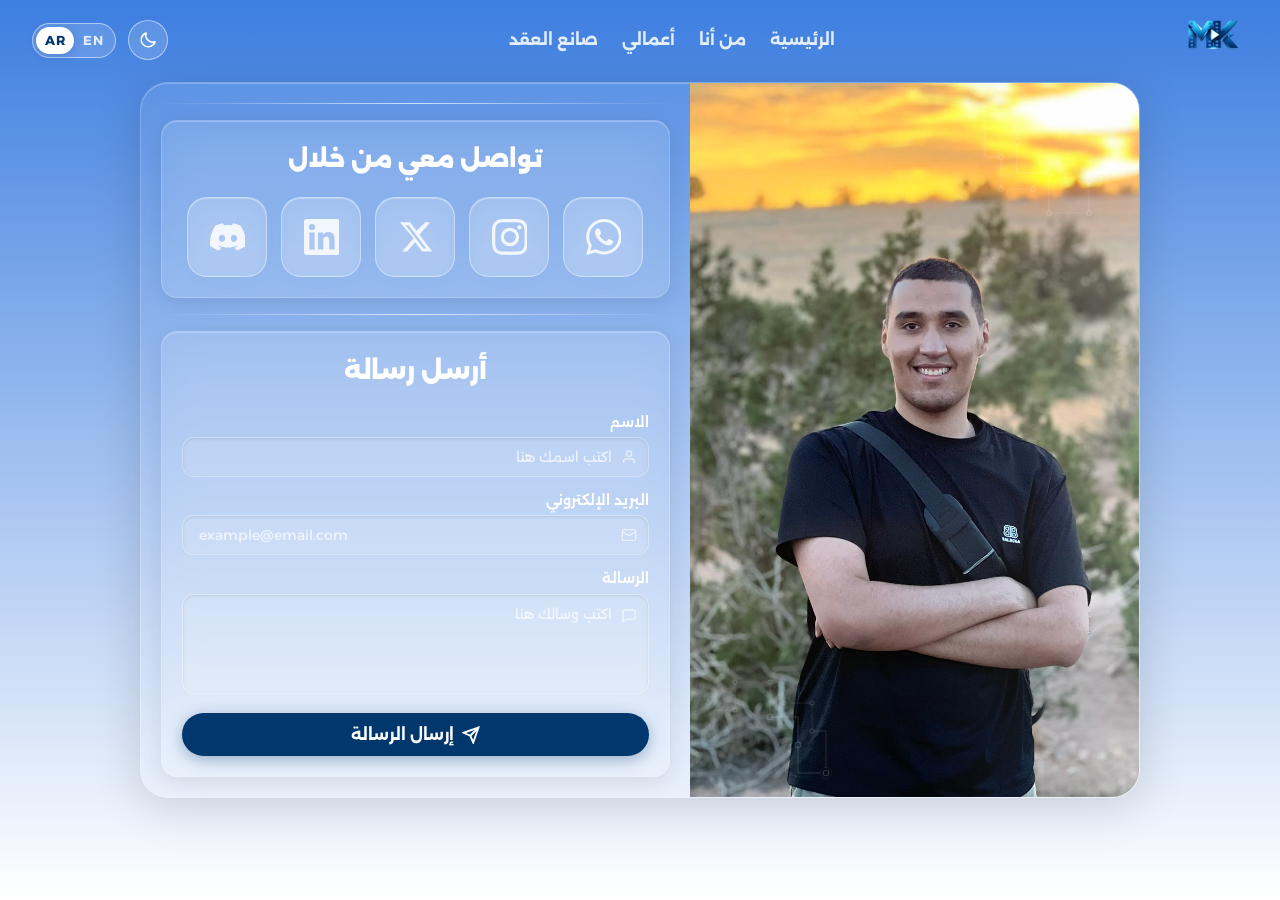
<file: contact-page.html>
<!DOCTYPE html>
<html lang="ar" dir="rtl">
<head>
  <meta charset="UTF-8">
  <meta name="viewport" content="width=device-width, initial-scale=1.0">
  <meta name="color-scheme" content="only light">
  <meta name="theme-color" content="#3D7EE0">
  <script src="theme.js?v=5"></script>
  <script>
    // Switch direction before the page paints, so English never flashes in Arabic layout
    (function() {
      try {
        var l = new URLSearchParams(location.search).get('lang') || localStorage.getItem('modayver-lang');
        if (l === 'en') {
          document.documentElement.lang = 'en';
          document.documentElement.dir = 'ltr';
          document.documentElement.classList.add('i18n-pending');
          setTimeout(function() { document.documentElement.classList.remove('i18n-pending'); }, 2000);
        }
      } catch (e) {}
    })();
  </script>
  <title data-i18n="contact.meta_title">MODAYVER</title>
  <meta name="description" content="تواصل مع خالد مودايفر - مونتير يوتيوب محترف" data-i18n-attr="content:contact.meta_desc">
  <link rel="preconnect" href="https://fonts.googleapis.com">
  <link rel="preconnect" href="https://fonts.gstatic.com" crossorigin>
  <link href="https://fonts.googleapis.com/css2?family=Alexandria:wght@100..900&display=swap" rel="stylesheet">
  <link rel="stylesheet" href="style.css?v=26">
  <link rel="stylesheet" href="dark.css?v=3">
  <link rel="icon" type="image/x-icon" href="favicon.ico?v=2">
  <style>
    body {
      margin: 0;
      padding: 0;
      background: linear-gradient(0deg, rgba(255,255,255,0.5) 0%, #3D7EE0 100%);
      min-height: 100vh;
      font-family: 'Alexandria', sans-serif;
    }
    .contact-wrapper {
      min-height: 100vh;
      width: 100%;
      display: flex;
      flex-direction: column;
      position: relative;
    }
    .contact-main {
      flex: 1;
      display: flex;
      align-items: center;
      justify-content: center;
      padding: 20px 16px 40px;
      position: relative;
    }
    .contact-outer-card {
      width: 100%;
      max-width: 1000px;
      display: flex;
      flex-direction: row;
      overflow: hidden;
      border-radius: 28px;
      background: rgba(255,255,255,0.08);
      backdrop-filter: blur(24px);
      -webkit-backdrop-filter: blur(24px);
      border: 1.5px solid rgba(255,255,255,0.18);
      box-shadow: 0 8px 48px rgba(0,0,0,0.15), inset 0 1px 0 rgba(255,255,255,0.25);
      min-height: 700px;
      opacity: 0;
      transform: translateY(20px);
      transition: opacity 0.8s ease, transform 0.8s ease;
    }
    .contact-outer-card.revealed {
      opacity: 1;
      transform: translateY(0);
    }

    @media (max-width: 767px) {
      .contact-outer-card {
        flex-direction: column;
      }
    }

    /* LEFT: Photo Panel */
    .contact-photo-panel {
      flex: 0 0 45%;
      min-height: 700px;
      position: relative;
      overflow: hidden;
    }
    @media (max-width: 767px) {
      .contact-photo-panel {
        flex: none;
        min-height: 350px;
      }
    }
    .contact-photo-panel img {
      position: absolute;
      inset: 0;
      width: 100%;
      height: 100%;
      object-fit: cover;
      object-position: center 35%;
    }
    .contact-photo-glow {
      position: absolute;
      inset: 0;
      z-index: 5;
      pointer-events: none;
      background: linear-gradient(to left, rgba(255,255,255,0.18) 0%, rgba(255,255,255,0.06) 25%, transparent 50%);
    }
    .circuit-svg {
      position: absolute;
      z-index: 10;
    }

    /* RIGHT: Two Cards */
    .contact-right-panel {
      flex: 1;
      display: flex;
      flex-direction: column;
      gap: 16px;
      padding: 20px;
      min-width: 0;
    }
    .contact-deco-line {
      width: 100%;
      height: 1px;
      background: linear-gradient(90deg, transparent, rgba(255,255,255,0.7), transparent);
    }
    .glass-card {
      border-radius: 16px;
      padding: 20px;
      background: rgba(255,255,255,0.10);
      backdrop-filter: blur(20px);
      -webkit-backdrop-filter: blur(20px);
      border: 1.5px solid rgba(255,255,255,0.18);
      box-shadow: 0 4px 20px rgba(0,0,0,0.10), inset 0 1px 0 rgba(255,255,255,0.25);
      opacity: 0;
      transform: translateY(20px);
      transition: opacity 0.8s ease, transform 0.8s ease;
    }
    .glass-card.revealed {
      opacity: 1;
      transform: translateY(0);
    }
    .glass-card-title {
      text-align: center;
      font-weight: 900;
      color: #fff;
      margin-bottom: 20px;
      font-size: 23px;
      direction: rtl;
    }

    /* Social Icon Buttons */
    .social-icons-row {
      display: flex;
      flex-direction: row;
      justify-content: center;
      gap: 14px;
    }
    /* Five buttons share the row: up to 80px each, square, shrinking together on narrow screens */
    .social-icons-row .glass-icon-btn {
      flex: 0 1 80px;
      width: auto;
      height: auto;
      min-width: 0;
      aspect-ratio: 1 / 1;
    }
    .social-icons-row .glass-icon-btn svg {
      width: clamp(22px, 46%, 38px);
      height: auto;
    }
    @media (max-width: 480px) {
      .social-icons-row { gap: 10px; }
    }
    .glass-icon-btn {
      width: 80px;
      height: 80px;
      border-radius: 20px;
      background: rgba(255,255,255,0.15);
      backdrop-filter: blur(16px);
      -webkit-backdrop-filter: blur(16px);
      border: 1.5px solid rgba(255,255,255,0.40);
      box-shadow: 0 4px 20px rgba(100,160,230,0.18), inset 0 1px 0 rgba(255,255,255,0.3);
      display: flex;
      align-items: center;
      justify-content: center;
      transition: transform 0.15s;
      text-decoration: none;
    }
    .glass-icon-btn:hover {
      transform: scale(1.08);
    }

    /* Form Inputs */
    .contact-input-wrap {
      position: relative;
    }
    .contact-input-icon {
      position: absolute;
      right: 12px;
      top: 50%;
      transform: translateY(-50%);
      color: rgba(255,255,255,0.6);
      display: flex;
      align-items: center;
    }
    .contact-input-icon-textarea {
      position: absolute;
      right: 12px;
      top: 14px;
      color: rgba(255,255,255,0.6);
      display: flex;
      align-items: center;
    }
    .contact-input {
      width: 100%;
      border-radius: 12px;
      padding: 10px 14px 10px 16px;
      padding-right: 36px;
      font-size: 14px;
      outline: none;
      transition: border-color 0.2s, box-shadow 0.2s;
      background: rgba(255,255,255,0.12);
      border: 1.5px solid rgba(255,255,255,0.25);
      color: #fff;
      font-family: 'Alexandria', sans-serif;
      box-shadow: inset 0 1px 3px rgba(0,0,0,0.1);
    }
    .contact-input::placeholder {
      color: rgba(255,255,255,0.72);
    }
    .contact-input:focus {
      border-color: rgba(128,194,255,0.6);
      box-shadow: 0 0 0 3px rgba(128,194,255,0.15), inset 0 1px 3px rgba(0,0,0,0.1);
    }
    .form-label {
      display: block;
      font-weight: 600;
      font-size: 14px;
      margin-bottom: 4px;
      color: #fff;
      text-align: right;
    }
    .form-group {
      margin-bottom: 12px;
    }
    .submit-btn {
      width: 100%;
      padding: 12px;
      border-radius: 9999px;
      font-weight: 700;
      font-size: 16px;
      font-family: 'Alexandria', sans-serif;
      border: none;
      cursor: pointer;
      display: flex;
      align-items: center;
      justify-content: center;
      gap: 8px;
      background: #00376C;
      color: white;
      box-shadow: 0 4px 16px rgba(0,55,108,0.35);
      transition: opacity 0.2s, transform 0.2s;
    }
    .submit-btn:hover {
      opacity: 0.9;
    }
    .submit-btn:active {
      transform: scale(0.95);
    }
    /* Sending: the button locks after the first press and shows a spinner, so one message goes out once */
    .submit-btn .btn-sending { display: none; }
    .submit-btn.is-sending { cursor: progress; opacity: 0.85; }
    .submit-btn.is-sending:active { transform: none; }
    .submit-btn.is-sending .btn-icon,
    .submit-btn.is-sending .btn-label { display: none; }
    .submit-btn.is-sending .btn-sending { display: inline-flex; align-items: center; gap: 10px; }
    .btn-spinner {
      width: 16px; height: 16px; border-radius: 50%;
      border: 2.5px solid rgba(255,255,255,0.35); border-top-color: #fff;
      animation: btn-spin 0.8s linear infinite;
    }
    @keyframes btn-spin { to { transform: rotate(360deg); } }

    /* Sent: the card's title and form fade out, and the card itself becomes the confirmation.
       The badge is the same liquid glass as the service icons on the home page. */
    #card2 > .glass-card-title, #contactForm {
      transition: opacity 0.26s cubic-bezier(1,0,0.63,1), filter 0.26s cubic-bezier(1,0,0.63,1), transform 0.26s cubic-bezier(1,0,0.63,1);
    }
    #card2.is-leaving > .glass-card-title, #card2.is-leaving #contactForm { opacity: 0; filter: blur(6px); transform: translateY(-8px); pointer-events: none; }
    #card2.is-sent { display: flex; flex-direction: column; align-items: center; justify-content: center; }
    #card2.is-sent > .glass-card-title, #card2.is-sent .send-error { display: none; }
    .sent-panel { text-align: center; color: #fff; max-width: 380px; padding: 8px 6px; }
    .sent-panel[hidden] { display: none; }
    /* Each line lands with the site's focus pull, one after another */
    .sent-panel > * { animation: sent-rise 0.9s cubic-bezier(0.05,0,0,1) both; }
    .sent-panel > :nth-child(2) { animation-delay: 0.18s; }
    .sent-panel > :nth-child(3) { animation-delay: 0.27s; }
    .sent-panel > :nth-child(4) { animation-delay: 0.36s; }
    .sent-mark { position: relative; width: 80px; height: 80px; margin: 0 auto 22px; }
    /* A soft white glow blooms behind the badge and settles */
    .sent-mark::before {
      content: ''; position: absolute; inset: -34px; border-radius: 50%; pointer-events: none;
      background: radial-gradient(circle, rgba(255,255,255,0.6) 0%, rgba(255,255,255,0) 62%);
      animation: sent-halo 1.4s 0.3s cubic-bezier(0.33,0,0,1) both;
    }
    .sent-badge {
      position: relative; width: 80px; height: 80px; border-radius: 26px; overflow: hidden;
      display: flex; align-items: center; justify-content: center;
      background: linear-gradient(150deg, rgba(120,178,255,0.82) 0%, rgba(61,126,224,0.78) 45%, rgba(0,55,108,0.9) 100%);
      backdrop-filter: blur(10px) saturate(180%); -webkit-backdrop-filter: blur(10px) saturate(180%);
      box-shadow: 0 16px 34px rgba(0,55,108,0.32), 0 3px 8px rgba(0,55,108,0.2),
                  inset 0 1px 1px rgba(255,255,255,0.9), inset 0 -3px 7px rgba(0,30,80,0.24);
      animation: sent-pop 0.8s 0.05s cubic-bezier(0.34,1.56,0.64,1) both;
    }
    .sent-badge::before {
      content: ''; position: absolute; inset: 0; pointer-events: none;
      background: radial-gradient(85% 60% at 25% 5%, rgba(255,255,255,0.6) 0%, rgba(255,255,255,0) 60%),
                  radial-gradient(75% 55% at 75% 110%, rgba(170,215,255,0.65) 0%, rgba(170,215,255,0) 70%);
    }
    .sent-badge::after {
      content: ''; position: absolute; inset: 0; border-radius: inherit; padding: 1px; pointer-events: none;
      background: linear-gradient(145deg, rgba(255,255,255,0.95) 0%, rgba(255,255,255,0.15) 40%, rgba(255,255,255,0.05) 60%, rgba(255,255,255,0.55) 100%);
      -webkit-mask: linear-gradient(#000 0 0) content-box, linear-gradient(#000 0 0);
      -webkit-mask-composite: xor; mask-composite: exclude;
    }
    /* One light sweep crosses the badge once the check is drawn, like the name badge */
    .sent-shine {
      position: absolute; inset: 0; pointer-events: none;
      background: linear-gradient(105deg, transparent 35%, rgba(255,255,255,0.55) 50%, transparent 65%);
      transform: translateX(120%);
      animation: badgeSweep 1.2s 0.95s cubic-bezier(0.28,0,0.22,1) both;
    }
    .sent-check { position: relative; z-index: 1; width: 44px; height: 44px; filter: drop-shadow(0 1px 1.5px rgba(0,30,80,0.45)); }
    .sent-check path {
      fill: none; stroke: #fff; stroke-width: 2.8; stroke-linecap: round; stroke-linejoin: round;
      stroke-dasharray: 24; stroke-dashoffset: 24; animation: sent-draw 0.5s 0.5s cubic-bezier(0.33,0,0,1) forwards;
    }
    .sent-title { font-size: 22px; font-weight: 700; margin: 0 0 8px; text-shadow: 0 1px 2px rgba(0,40,90,0.35), 0 0 14px rgba(0,55,108,0.28); }
    .sent-text { font-size: 14.5px; line-height: 1.9; margin: 0 0 18px; color: #fff; font-weight: 500; text-shadow: 0 1px 2px rgba(0,40,90,0.4), 0 0 12px rgba(0,55,108,0.3); }
    .sent-email {
      display: inline-flex; align-items: center; gap: 8px; max-width: 100%;
      padding: 8px 16px 8px 14px; border-radius: 18px;
      background: rgba(255,255,255,0.92); color: #00376C; font-size: 14px; font-weight: 600;
      box-shadow: 0 8px 20px rgba(0,55,108,0.18), inset 0 1px 0 #fff;
    }
    .sent-email svg { flex: none; }
    .sent-email span { word-break: break-all; }
    .send-error {
      margin-bottom: 12px; padding: 12px; border-radius: 12px; font-size: 14px; text-align: center;
      background: rgba(239,68,68,0.16); border: 1px solid rgba(239,68,68,0.45); color: #fff;
    }
    .send-error[hidden] { display: none; }
    @keyframes sent-rise { from { opacity: 0; filter: blur(8px); transform: translateY(14px); } to { opacity: 1; filter: blur(0); transform: none; } }
    @keyframes sent-pop { from { transform: scale(0.55) rotate(-8deg); } to { transform: none; } }
    @keyframes sent-draw { to { stroke-dashoffset: 0; } }
    @keyframes sent-halo { 0% { opacity: 0; transform: scale(0.5); } 45% { opacity: 1; } 100% { opacity: 0.45; transform: scale(1); } }
    @media (prefers-reduced-motion: reduce) {
      #card2 > .glass-card-title, #contactForm { transition: none; }
      .sent-panel > *, .sent-badge, .sent-mark::before { animation: none; }
      .sent-shine { display: none; }
      .sent-check path { animation: none; stroke-dashoffset: 0; }
      .btn-spinner { animation-duration: 2s; }
    }
    .contact-bottom-line {
      position: absolute;
      bottom: 0;
      left: 5%;
      right: 5%;
      height: 1px;
      background: linear-gradient(90deg, transparent, rgba(255,255,255,0.5), transparent);
    }
    /* English (left-to-right) layout */
    [dir="ltr"] .glass-card-title {
      direction: ltr;
    }
    [dir="ltr"] .contact-input-icon,
    [dir="ltr"] .contact-input-icon-textarea {
      right: auto;
      left: 12px;
    }
    [dir="ltr"] .contact-input {
      padding-right: 14px;
      padding-left: 36px;
    }
    [dir="ltr"] .form-label {
      text-align: left;
    }
  </style>
</head>
<body>

  <!-- Header -->
  <header class="site-header">
    <div class="container">
      <div class="header-inner">
        <div class="logo">
          <a href="./">
            <img src="./assets/images/logo-web.webp" alt="MK Logo">
          </a>
        </div>
        <nav class="desktop-nav">
          <a href="./" style="color:rgba(255,255,255,0.85);font-weight:700;font-size:16px;" data-i18n="nav.home">الرئيسية</a>
          <a href="./#about" style="color:rgba(255,255,255,0.85);font-weight:700;font-size:16px;" data-i18n="nav.about">من أنا</a>
          <a href="./#portfolio" style="color:rgba(255,255,255,0.85);font-weight:700;font-size:16px;" data-i18n="nav.portfolio">أعمالي</a>
          <a href="contract" style="color:rgba(255,255,255,0.85);font-weight:700;font-size:16px;" data-i18n="nav.contract">صانع العقد</a>
        </nav>
        <div class="header-actions">
          <!-- No «تواصل بنا» button here: this IS the contact page -->
          <button type="button" class="theme-switch" onclick="toggleTheme()" aria-label="الوضع الداكن والفاتح" data-i18n-attr="aria-label:common.theme">
            <svg class="ts-moon" viewBox="0 0 24 24" fill="none" stroke="currentColor" stroke-width="1.8" stroke-linecap="round" stroke-linejoin="round"><path d="M20.5 14.2A8.5 8.5 0 0 1 9.8 3.5a8.5 8.5 0 1 0 10.7 10.7z"/></svg>
            <svg class="ts-sun" viewBox="0 0 24 24" fill="none" stroke="currentColor" stroke-width="1.8" stroke-linecap="round" stroke-linejoin="round"><circle cx="12" cy="12" r="4.2"/><path d="M12 2.5v2M12 19.5v2M4.6 4.6l1.4 1.4M18 18l1.4 1.4M2.5 12h2M19.5 12h2M4.6 19.4 6 18M18 6l1.4-1.4"/></svg>
          </button>
          <button type="button" class="lang-switch" onclick="toggleLang()" aria-label="تغيير اللغة / Switch language">
            <span class="lang-opt active" data-lang-opt="ar">AR</span>
            <span class="lang-opt" data-lang-opt="en">EN</span>
          </button>
          <button class="mobile-menu-btn" onclick="toggleMobileMenu()" aria-label="قائمة التنقل" data-i18n-attr="aria-label:common.menu">
            <svg class="menu-icon" width="26" height="19" viewBox="0 0 26 19" fill="none">
              <path d="M0 0.8 L24 0.8" stroke="white" stroke-width="2" stroke-linecap="round"/>
              <path d="M0 8.8 L24 8.8" stroke="white" stroke-width="2" stroke-linecap="round"/>
              <path d="M9.6 16.8 L24 16.8" stroke="white" stroke-width="2" stroke-linecap="round"/>
            </svg>
            <svg class="close-icon" width="24" height="24" viewBox="0 0 24 24" fill="none" style="display:none">
              <path d="M18 6L6 18M6 6L18 18" stroke="white" stroke-width="1.5" stroke-linecap="round"/>
            </svg>
          </button>
        </div>
      </div>
    </div>
    <div class="mobile-menu" id="mobileMenu">
      <div class="mobile-menu-inner">
        <a href="./" style="color:rgba(255,255,255,0.85);font-weight:700;font-size:16px;padding:8px 0;border-bottom:1px solid rgba(255,255,255,0.2);" data-i18n="nav.home">الرئيسية</a>
        <a href="./#about" style="color:rgba(255,255,255,0.85);font-weight:700;font-size:16px;padding:8px 0;border-bottom:1px solid rgba(255,255,255,0.2);" data-i18n="nav.about">من أنا</a>
        <a href="./#portfolio" style="color:rgba(255,255,255,0.85);font-weight:700;font-size:16px;padding:8px 0;border-bottom:1px solid rgba(255,255,255,0.2);" data-i18n="nav.portfolio">أعمالي</a>
        <a href="contract" style="color:rgba(255,255,255,0.85);font-weight:700;font-size:16px;padding:8px 0;" data-i18n="nav.contract">صانع العقد</a>
      </div>
    </div>
  </header>

  <!-- Main Content -->
  <div class="contact-wrapper">
    <div class="contact-main">
      <!-- Outer Card -->
      <div class="contact-outer-card" id="outerCard">

        <!-- LEFT: Photo Panel -->
        <div class="contact-photo-panel">
          <img src="./assets/images/profile-contact-web.jpg" alt="صورة شخصية لخالد مودايفر" data-i18n-attr="alt:contact.photo_alt">
          <div class="contact-photo-glow"></div>

          <!-- Circuit Top Right -->
          <svg class="circuit-svg" style="top:10px;right:10px;width:160px;height:160px;opacity:0.6" viewBox="0 0 200 200" fill="none">
            <circle cx="20" cy="20" r="4" stroke="rgba(255,255,255,0.35)" stroke-width="1.5"/>
            <circle cx="20" cy="20" r="8" stroke="rgba(255,255,255,0.18)" stroke-width="1"/>
            <line x1="28" y1="20" x2="60" y2="20" stroke="rgba(255,255,255,0.3)" stroke-width="1.5"/>
            <line x1="60" y1="20" x2="60" y2="60" stroke="rgba(255,255,255,0.3)" stroke-width="1.5"/>
            <circle cx="60" cy="60" r="4" stroke="rgba(255,255,255,0.35)" stroke-width="1.5"/>
            <line x1="60" y1="64" x2="60" y2="100" stroke="rgba(255,255,255,0.3)" stroke-width="1.5"/>
            <line x1="60" y1="100" x2="100" y2="100" stroke="rgba(255,255,255,0.3)" stroke-width="1.5"/>
            <circle cx="100" cy="100" r="4" stroke="rgba(255,255,255,0.35)" stroke-width="1.5"/>
            <line x1="20" y1="28" x2="20" y2="80" stroke="rgba(255,255,255,0.25)" stroke-width="1.5"/>
            <line x1="20" y1="80" x2="40" y2="80" stroke="rgba(255,255,255,0.25)" stroke-width="1.5"/>
            <circle cx="40" cy="80" r="3" stroke="rgba(255,255,255,0.3)" stroke-width="1.5"/>
            <line x1="40" y1="83" x2="40" y2="120" stroke="rgba(255,255,255,0.2)" stroke-width="1.5"/>
            <circle cx="40" cy="120" r="3" stroke="rgba(255,255,255,0.3)" stroke-width="1.5"/>
            <line x1="43" y1="120" x2="80" y2="120" stroke="rgba(255,255,255,0.2)" stroke-width="1.5"/>
            <circle cx="80" cy="120" r="3" stroke="rgba(255,255,255,0.3)" stroke-width="1.5"/>
            <line x1="100" y1="104" x2="100" y2="150" stroke="rgba(255,255,255,0.2)" stroke-width="1.5"/>
            <circle cx="100" cy="150" r="3" stroke="rgba(255,255,255,0.3)" stroke-width="1.5"/>
            <line x1="103" y1="150" x2="150" y2="150" stroke="rgba(255,255,255,0.2)" stroke-width="1.5"/>
            <circle cx="150" cy="150" r="3" stroke="rgba(255,255,255,0.3)" stroke-width="1.5"/>
            <line x1="150" y1="147" x2="150" y2="110" stroke="rgba(255,255,255,0.2)" stroke-width="1.5"/>
            <circle cx="150" cy="110" r="3" stroke="rgba(255,255,255,0.3)" stroke-width="1.5"/>
            <line x1="153" y1="110" x2="180" y2="110" stroke="rgba(255,255,255,0.2)" stroke-width="1.5"/>
          </svg>

          <!-- Circuit Bottom Left -->
          <svg class="circuit-svg" style="bottom:10px;left:10px;width:140px;height:140px;opacity:0.5;transform:rotate(180deg)" viewBox="0 0 200 200" fill="none">
            <circle cx="20" cy="20" r="4" stroke="rgba(255,255,255,0.35)" stroke-width="1.5"/>
            <circle cx="20" cy="20" r="8" stroke="rgba(255,255,255,0.18)" stroke-width="1"/>
            <line x1="28" y1="20" x2="60" y2="20" stroke="rgba(255,255,255,0.3)" stroke-width="1.5"/>
            <line x1="60" y1="20" x2="60" y2="60" stroke="rgba(255,255,255,0.3)" stroke-width="1.5"/>
            <circle cx="60" cy="60" r="4" stroke="rgba(255,255,255,0.35)" stroke-width="1.5"/>
            <line x1="60" y1="64" x2="60" y2="100" stroke="rgba(255,255,255,0.3)" stroke-width="1.5"/>
            <line x1="60" y1="100" x2="100" y2="100" stroke="rgba(255,255,255,0.3)" stroke-width="1.5"/>
            <circle cx="100" cy="100" r="4" stroke="rgba(255,255,255,0.35)" stroke-width="1.5"/>
            <line x1="20" y1="28" x2="20" y2="80" stroke="rgba(255,255,255,0.25)" stroke-width="1.5"/>
            <line x1="20" y1="80" x2="40" y2="80" stroke="rgba(255,255,255,0.25)" stroke-width="1.5"/>
            <circle cx="40" cy="80" r="3" stroke="rgba(255,255,255,0.3)" stroke-width="1.5"/>
            <line x1="40" y1="83" x2="40" y2="120" stroke="rgba(255,255,255,0.2)" stroke-width="1.5"/>
            <circle cx="40" cy="120" r="3" stroke="rgba(255,255,255,0.3)" stroke-width="1.5"/>
            <line x1="43" y1="120" x2="80" y2="120" stroke="rgba(255,255,255,0.2)" stroke-width="1.5"/>
            <circle cx="80" cy="120" r="3" stroke="rgba(255,255,255,0.3)" stroke-width="1.5"/>
            <line x1="100" y1="104" x2="100" y2="150" stroke="rgba(255,255,255,0.2)" stroke-width="1.5"/>
            <circle cx="100" cy="150" r="3" stroke="rgba(255,255,255,0.3)" stroke-width="1.5"/>
            <line x1="103" y1="150" x2="150" y2="150" stroke="rgba(255,255,255,0.2)" stroke-width="1.5"/>
            <circle cx="150" cy="150" r="3" stroke="rgba(255,255,255,0.3)" stroke-width="1.5"/>
            <line x1="150" y1="147" x2="150" y2="110" stroke="rgba(255,255,255,0.2)" stroke-width="1.5"/>
            <circle cx="150" cy="110" r="3" stroke="rgba(255,255,255,0.3)" stroke-width="1.5"/>
            <line x1="153" y1="110" x2="180" y2="110" stroke="rgba(255,255,255,0.2)" stroke-width="1.5"/>
          </svg>
        </div>

        <!-- RIGHT: Two Cards -->
        <div class="contact-right-panel">
          <div class="contact-deco-line"></div>

          <!-- Card 1: Social Links -->
          <div class="glass-card" id="card1">
            <h2 class="glass-card-title" data-i18n="contact.reach_title">تواصل معي من خلال</h2>
            <div class="social-icons-row">
              <!-- WhatsApp -->
              <a href="https://wa.me/+213775051301" target="_blank" rel="noopener noreferrer" class="glass-icon-btn">
                <svg width="38" height="38" viewBox="0 0 24 24" fill="rgba(255,255,255,0.85)">
                  <path d="M17.472 14.382c-.297-.149-1.758-.867-2.03-.967-.273-.099-.471-.148-.67.15-.197.297-.767.966-.94 1.164-.173.199-.347.223-.644.075-.297-.15-1.255-.463-2.39-1.475-.883-.788-1.48-1.761-1.653-2.059-.173-.297-.018-.458.13-.606.134-.133.298-.347.446-.52.149-.174.198-.298.298-.497.099-.198.05-.371-.025-.52-.075-.149-.669-1.612-.916-2.207-.242-.579-.487-.5-.669-.51-.173-.008-.371-.01-.57-.01-.198 0-.52.074-.792.372-.272.297-1.04 1.016-1.04 2.479 0 1.462 1.065 2.875 1.213 3.074.149.198 2.096 3.2 5.077 4.487.709.306 1.262.489 1.694.625.712.227 1.36.195 1.871.118.571-.085 1.758-.719 2.006-1.413.248-.694.248-1.289.173-1.413-.074-.124-.272-.198-.57-.347m-5.421 7.403h-.004a9.87 9.87 0 01-5.031-1.378l-.361-.214-3.741.982.998-3.648-.235-.374a9.86 9.86 0 01-1.51-5.26c.001-5.45 4.436-9.884 9.888-9.884 2.64 0 5.122 1.03 6.988 2.898a9.825 9.825 0 012.893 6.994c-.003 5.45-4.437 9.884-9.885 9.884m8.413-18.297A11.815 11.815 0 0012.05 0C5.495 0 .16 5.335.157 11.892c0 2.096.547 4.142 1.588 5.945L.057 24l6.305-1.654a11.882 11.882 0 005.683 1.448h.005c6.554 0 11.89-5.335 11.893-11.893a11.821 11.821 0 00-3.48-8.413z"/>
                </svg>
              </a>
              <!-- Instagram -->
              <a href="https://www.instagram.com/modayver/" target="_blank" rel="noopener noreferrer" class="glass-icon-btn">
                <svg width="38" height="38" viewBox="0 0 24 24" fill="rgba(255,255,255,0.85)">
                  <path d="M12 2.163c3.204 0 3.584.012 4.85.07 3.252.148 4.771 1.691 4.919 4.919.058 1.265.069 1.645.069 4.849 0 3.205-.012 3.584-.069 4.849-.149 3.225-1.664 4.771-4.919 4.919-1.266.058-1.644.07-4.85.07-3.204 0-3.584-.012-4.849-.07-3.26-.149-4.771-1.699-4.919-4.92-.058-1.265-.07-1.644-.07-4.849 0-3.204.013-3.583.07-4.849.149-3.227 1.664-4.771 4.919-4.919 1.266-.057 1.645-.069 4.849-.069zM12 0C8.741 0 .833.014 7.053.072 2.695.272.273 2.69.073 7.052.014 8.333 0 8.741 0 12c0 3.259.014 3.668.072 4.948.2 4.358 2.618 6.78 6.98 6.98C8.333 23.986 8.741 24 12 24c3.259 0 3.668-.014 4.948-.072 4.354-.2 6.782-2.618 6.979-6.98.059-1.28.073-1.689.073-4.948 0-3.259-.014-3.667-.072-4.947-.196-4.354-2.617-6.78-6.979-6.98C15.668.014 15.259 0 12 0zm0 5.838a6.162 6.162 0 100 12.324 6.162 6.162 0 000-12.324zM12 16a4 4 0 110-8 4 4 0 010 8zm6.406-11.845a1.44 1.44 0 100 2.881 1.44 1.44 0 000-2.881z"/>
                </svg>
              </a>
              <!-- X -->
              <a href="https://x.com/MODAYVER_1" target="_blank" rel="noopener noreferrer" class="glass-icon-btn">
                <svg width="36" height="36" viewBox="0 0 24 24" fill="rgba(255,255,255,0.85)">
                  <path d="M18.244 2.25h3.308l-7.227 8.26 8.502 11.24H16.17l-4.714-6.231-5.401 6.231H2.744l7.73-8.835L1.254 2.25H8.08l4.253 5.622zm-1.161 17.52h1.833L7.084 4.126H5.117z"/>
                </svg>
              </a>
              <!-- LinkedIn -->
              <a href="https://www.linkedin.com/in/khalid-benlaifaoui-520903425/" target="_blank" rel="noopener noreferrer" class="glass-icon-btn">
                <svg width="36" height="36" viewBox="0 0 24 24" fill="rgba(255,255,255,0.85)">
                  <path d="M20.447 20.452h-3.554v-5.569c0-1.328-.027-3.037-1.852-3.037-1.853 0-2.136 1.445-2.136 2.939v5.667H9.351V9h3.414v1.561h.046c.477-.9 1.637-1.85 3.37-1.85 3.601 0 4.267 2.37 4.267 5.455v6.286zM5.337 7.433a2.062 2.062 0 01-2.063-2.065 2.064 2.064 0 112.063 2.065zm1.782 13.019H3.555V9h3.564v11.452zM22.225 0H1.771C.792 0 0 .774 0 1.729v20.542C0 23.227.792 24 1.771 24h20.451C23.2 24 24 23.227 24 22.271V1.729C24 .774 23.2 0 22.222 0h.003z"/>
                </svg>
              </a>
              <!-- Discord -->
              <a href="https://discord.com/users/535562298341720074" target="_blank" rel="noopener noreferrer" class="glass-icon-btn" aria-label="Discord" data-discord="535562298341720074" aria-haspopup="menu" aria-expanded="false">
                <svg width="38" height="38" viewBox="0 0 24 24" fill="rgba(255,255,255,0.85)">
                  <path d="M20.317 4.37a19.791 19.791 0 0 0-4.885-1.515.074.074 0 0 0-.079.037c-.21.375-.444.865-.608 1.25a18.27 18.27 0 0 0-5.487 0 12.64 12.64 0 0 0-.617-1.25.077.077 0 0 0-.079-.037A19.736 19.736 0 0 0 3.677 4.37a.07.07 0 0 0-.032.027C.533 9.046-.32 13.58.099 18.057a.082.082 0 0 0 .031.057 19.9 19.9 0 0 0 5.993 3.03.078.078 0 0 0 .084-.028 14.09 14.09 0 0 0 1.226-1.994.076.076 0 0 0-.041-.106 13.107 13.107 0 0 1-1.872-.892.077.077 0 0 1-.008-.128 10.2 10.2 0 0 0 .372-.292.074.074 0 0 1 .077-.01c3.928 1.793 8.18 1.793 12.062 0a.074.074 0 0 1 .078.01c.12.098.246.198.373.292a.077.077 0 0 1-.006.127 12.299 12.299 0 0 1-1.873.892.077.077 0 0 0-.041.107c.36.698.772 1.362 1.225 1.993a.076.076 0 0 0 .084.028 19.839 19.839 0 0 0 6.002-3.03.077.077 0 0 0 .032-.054c.5-5.177-.838-9.674-3.549-13.66a.061.061 0 0 0-.031-.03zM8.02 15.33c-1.183 0-2.157-1.085-2.157-2.419 0-1.333.956-2.419 2.157-2.419 1.21 0 2.176 1.096 2.157 2.42 0 1.333-.956 2.418-2.157 2.418zm7.975 0c-1.183 0-2.157-1.085-2.157-2.419 0-1.333.955-2.419 2.157-2.419 1.21 0 2.176 1.096 2.157 2.42 0 1.333-.946 2.418-2.157 2.418z"/>
                </svg>
              </a>
            </div>
          </div>

          <div class="contact-deco-line"></div>

          <!-- Card 2: Contact Form -->
          <div class="glass-card" id="card2" style="flex:1">
            <h2 class="glass-card-title" style="font-size:24px" data-i18n="contact.form_title">أرسل رسالة</h2>

            <div class="sent-panel" id="sentPanel" role="status" aria-live="polite" hidden>
              <div class="sent-mark">
                <div class="sent-badge">
                  <svg class="sent-check" viewBox="0 0 24 24" aria-hidden="true"><path d="M5 12.5l4.5 4.5L19 7.5"/></svg>
                  <span class="sent-shine"></span>
                </div>
              </div>
              <h3 class="sent-title" data-i18n="contact.sent_title">تم إرسال رسالتك بنجاح</h3>
              <p class="sent-text" data-i18n="contact.sent_text">شكراً لتواصلك، سأتواصل معك قريباً عبر بريدك الإلكتروني</p>
              <div class="sent-email" dir="ltr">
                <svg width="16" height="16" viewBox="0 0 24 24" fill="none" stroke="currentColor" stroke-width="2" aria-hidden="true"><rect x="2" y="4" width="20" height="16" rx="2"/><path d="m22 7-8.97 5.7a1.94 1.94 0 0 1-2.06 0L2 7"/></svg>
                <span id="sentEmail"></span>
              </div>
            </div>

            <div class="send-error" id="sendError" role="alert" data-i18n="contact.send_error" hidden>لم يتم إرسال الرسالة، تأكد من اتصالك بالإنترنت وحاول مرة أخرى.</div>

            <form id="contactForm" onsubmit="handleSubmit(event)">
              <!-- People never see this field and leave it empty; the mail service ignores bots that fill it.
                   Clipped in place (not moved off to a side), so it can't widen the Arabic page. -->
              <div aria-hidden="true" style="position:absolute;width:1px;height:1px;margin:-1px;padding:0;overflow:hidden;clip:rect(0 0 0 0);clip-path:inset(50%);border:0;white-space:nowrap">
                <input type="text" name="mv_check" tabindex="-1" autocomplete="off" value="">
              </div>
              <!-- Name -->
              <div class="form-group">
                <label class="form-label" data-i18n="contact.name">الاسم</label>
                <div class="contact-input-wrap">
                  <span class="contact-input-icon">
                    <svg width="16" height="16" viewBox="0 0 24 24" fill="none" stroke="currentColor" stroke-width="2"><path d="M20 21v-2a4 4 0 0 0-4-4H8a4 4 0 0 0-4 4v2"/><circle cx="12" cy="7" r="4"/></svg>
                  </span>
                  <input type="text" name="name" required placeholder="اكتب اسمك هنا" class="contact-input" dir="rtl" data-i18n-attr="placeholder:contact.name_ph;dir:contact.input_dir">
                </div>
              </div>
              <!-- Email -->
              <div class="form-group">
                <label class="form-label" data-i18n="contact.email">البريد الإلكتروني</label>
                <div class="contact-input-wrap">
                  <span class="contact-input-icon">
                    <svg width="16" height="16" viewBox="0 0 24 24" fill="none" stroke="currentColor" stroke-width="2"><rect x="2" y="4" width="20" height="16" rx="2"/><path d="m22 7-8.97 5.7a1.94 1.94 0 0 1-2.06 0L2 7"/></svg>
                  </span>
                  <input type="email" name="email" required placeholder="example@email.com" class="contact-input" dir="ltr">
                </div>
              </div>
              <!-- Message -->
              <div class="form-group">
                <label class="form-label" data-i18n="contact.message">الرسالة</label>
                <div class="contact-input-wrap">
                  <span class="contact-input-icon-textarea">
                    <svg width="16" height="16" viewBox="0 0 24 24" fill="none" stroke="currentColor" stroke-width="2"><path d="M21 15a2 2 0 0 1-2 2H7l-4 4V5a2 2 0 0 1 2-2h14a2 2 0 0 1 2 2z"/></svg>
                  </span>
                  <textarea name="message" required rows="4" placeholder="اكتب وسالك هنا" class="contact-input" style="resize:none;min-height:100px" dir="rtl" data-i18n-attr="placeholder:contact.message_ph;dir:contact.input_dir"></textarea>
                </div>
              </div>
              <!-- Submit -->
              <button type="submit" class="submit-btn" id="submitBtn">
                <svg class="btn-icon" width="18" height="18" viewBox="0 0 24 24" fill="none" stroke="white" stroke-width="2.5"><line x1="22" y1="2" x2="11" y2="13"/><polygon points="22 2 15 22 11 13 2 9 22 2"/></svg>
                <span class="btn-label" data-i18n="contact.send">إرسال الرسالة</span>
                <span class="btn-sending"><span class="btn-spinner"></span><span data-i18n="contact.sending">جاري الإرسال…</span></span>
              </button>
            </form>
          </div>
        </div>
      </div>

      <div class="contact-bottom-line"></div>
    </div>
  </div>

  <script>
    // Reveal animations — they start once the page is actually on screen
    // (opened through contact.html, that is when the shell reveals it)
    function revealCards() {
      var targets = document.querySelectorAll('.contact-outer-card, .glass-card');
      targets.forEach(function(el) {
        setTimeout(function() { el.classList.add('revealed'); }, 200);
      });
    }
    window.addEventListener('DOMContentLoaded', function() {
      document.getElementById('card1').style.transitionDelay = '0.3s';
      document.getElementById('card2').style.transitionDelay = '0.5s';
      if (document.getElementById('shell-cover')) {
        document.addEventListener('shell-revealed', revealCards, { once: true });
      } else {
        revealCards();
      }
    });

    // Form submit: the message goes to our own mail service on Cloudflare (it sends from modayver.com).
    // The owner gets it in his inbox from «موقع مودايفر»; when he replies, the visitor sees only MODAYVER
    // and their own words (no form service, no inner labels). If that service can't take it right now,
    // the message goes through Web3Forms instead, so nothing is lost. No private address is in this page.
    var MAIL_API = 'https://modayver-contracts.modayver-contracts.workers.dev';
    var WEB3FORMS_KEY = '34b0facb-8684-4bd6-839c-98284eb120de';   // the spare way; public form key (safe in page code)
    var formState = 'idle';   // idle → sending → sent. Once sent, the form is gone: one message, sent once.
    function handleSubmit(e) {
      e.preventDefault();
      if (formState !== 'idle') return;
      var form = e.target;
      var fields = form.elements;
      // Spaces alone don't count as a name or a message
      var empty = ['name', 'email', 'message'].filter(function(n) { return !fields[n].value.trim(); });
      if (empty.length) {
        empty.forEach(function(n) { fields[n].value = ''; });
        form.reportValidity();
        return;
      }
      var en = document.documentElement.lang === 'en';
      var name = fields['name'].value.trim();
      var email = fields['email'].value.trim();
      var message = fields['message'].value.trim();
      var btn = document.getElementById('submitBtn');
      var error = document.getElementById('sendError');
      // No connection at all: say so at once, nothing is sent
      if (navigator.onLine === false) {
        error.hidden = false;
        return;
      }
      formState = 'sending';
      btn.disabled = true;
      btn.classList.add('is-sending');
      error.hidden = true;

      function showSent() {
        if (formState === 'sent') return;
        formState = 'sent';
        document.getElementById('sentEmail').textContent = email;
        // The card's title and form fade out, then the card becomes the confirmation.
        // It keeps its height, so nothing jumps on phones.
        var card = document.getElementById('card2');
        card.style.minHeight = card.offsetHeight + 'px';
        card.classList.add('is-leaving');
        setTimeout(function() {
          form.hidden = true;
          card.classList.add('is-sent');
          var panel = document.getElementById('sentPanel');
          panel.hidden = false;
          panel.scrollIntoView({ behavior: 'smooth', block: 'nearest' });
        }, 260);
      }
      function showError(err) {
        console.error(err);
        if (formState !== 'sending') return;   // the confirmation is already up
        formState = 'idle';
        btn.disabled = false;
        btn.classList.remove('is-sending');
        error.hidden = false;
      }

      // The spare way: Web3Forms. Its sender name is the site's too, so a reply never shows an inner label.
      // It can be slow to answer, so once the message has been on its way for 2s the confirmation
      // shows; keepalive lets the request finish even if the visitor leaves.
      function sendSpare() {
        var data = new FormData();
        data.append('access_key', WEB3FORMS_KEY);
        data.append('from_name', en ? 'MODAYVER website' : 'موقع مودايفر');
        data.append('subject', (en ? 'Message to MODAYVER from ' : 'رسالة إلى مودايفر من ') + name);   // seen again in replies ("Re: …")
        data.append('name', name);
        data.append('email', email);
        data.append('message', message);
        var patience = setTimeout(showSent, 2000);
        fetch('https://api.web3forms.com/submit', {
          method: 'POST',
          headers: { 'Accept': 'application/json' },
          body: data,
          keepalive: true
        })
        .then(function(response) { return response.json(); })
        .then(function(result) {
          clearTimeout(patience);
          if (!result || String(result.success) !== 'true') throw new Error(result && result.message);
          showSent();
        })
        .catch(function(err) {
          clearTimeout(patience);
          showError(err);
        });
      }

      // Our own service answers in about a second. A plain-text body keeps it a simple request
      // (no extra permission round trip first). Too many messages from one visitor (429) stays
      // refused; anything else that goes wrong (no answer in 8s, an error) uses the spare way.
      var stop = window.AbortController ? new AbortController() : null;
      var wait = setTimeout(function() { if (stop) stop.abort(); }, 8000);
      fetch(MAIL_API + '/contact', {
        method: 'POST',
        headers: { 'Content-Type': 'text/plain;charset=UTF-8' },
        body: JSON.stringify({ name: name, email: email, message: message, lang: en ? 'en' : 'ar', mv_check: fields['mv_check'] ? fields['mv_check'].value : '' }),
        signal: stop ? stop.signal : undefined,
        keepalive: true
      })
      .then(function(response) {
        clearTimeout(wait);
        if (response.status === 429) return showError(new Error('too many messages'));
        return response.json().then(function(result) {
          if (!response.ok || !result || result.ok !== true) throw new Error((result && result.error) || 'status ' + response.status);
          showSent();
        });
      })
      .catch(function(err) {
        clearTimeout(wait);
        console.warn('mail service did not take it, using the spare way', err);
        sendSpare();
      });
    }

    // Mobile menu
    function toggleMobileMenu() {
      var menu = document.getElementById('mobileMenu');
      var menuIcon = document.querySelector('.menu-icon');
      var closeIcon = document.querySelector('.close-icon');
      menu.classList.toggle('open');
      if (menu.classList.contains('open')) {
        menuIcon.style.display = 'none';
        closeIcon.style.display = 'block';
      } else {
        menuIcon.style.display = 'block';
        closeIcon.style.display = 'none';
      }
    }
  </script>
  <script src="translations.js?v=28"></script>
  <script src="i18n.js?v=26"></script>
  <script src="discord.js?v=26"></script>
</body>
</html>
</file>
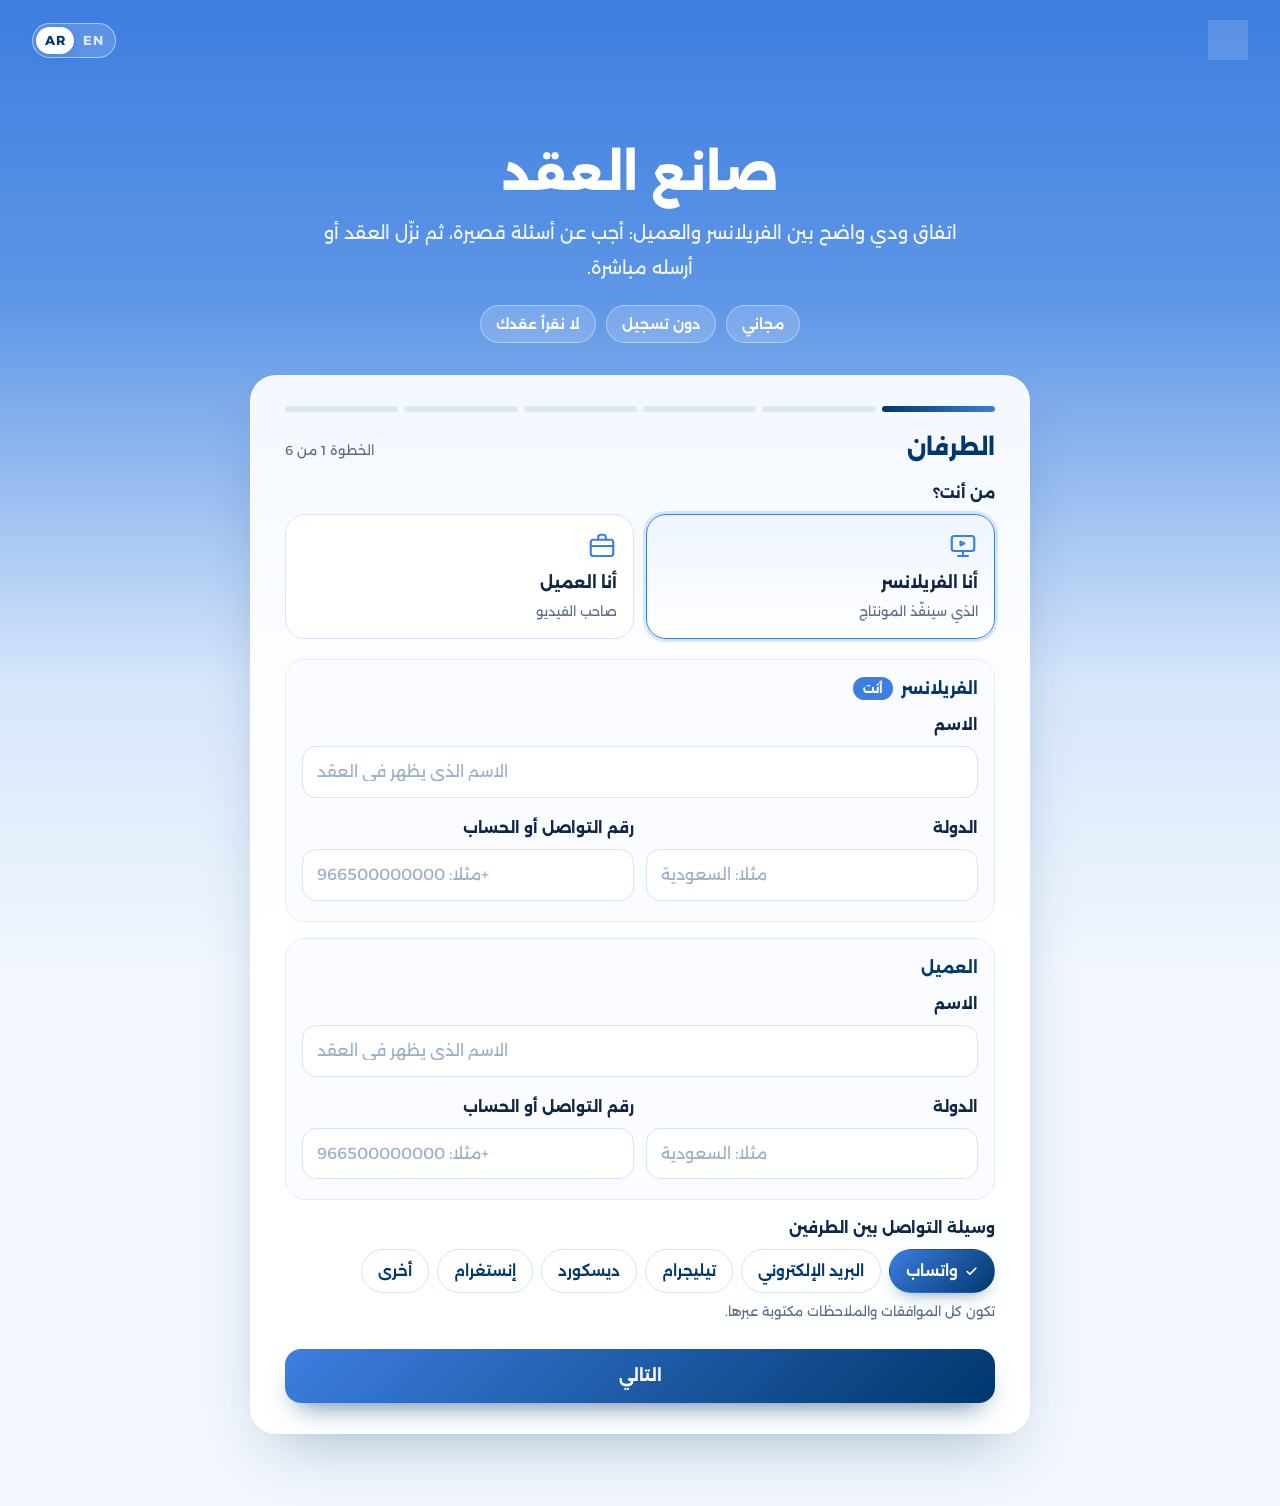
<file: contract-page.html>
<!DOCTYPE html>
<html lang="ar" dir="rtl">
<head>
  <meta charset="UTF-8">
  <meta name="viewport" content="width=device-width, initial-scale=1.0">
  <meta name="color-scheme" content="only light">
  <meta name="theme-color" content="#3D7EE0">
  <script src="theme.js?v=5"></script>
  <script>
    // Switch direction before the page paints, so English never flashes in Arabic layout
    (function() {
      try {
        var l = new URLSearchParams(location.search).get('lang') || localStorage.getItem('modayver-lang');
        if (l === 'en') {
          document.documentElement.lang = 'en';
          document.documentElement.dir = 'ltr';
          document.documentElement.classList.add('i18n-pending');
          setTimeout(function() { document.documentElement.classList.remove('i18n-pending'); }, 2000);
        }
      } catch (e) {}
    })();
  </script>
  <title data-i18n="cm.meta_title">MODAYVER</title>
  <meta name="description" content="صانع عقد المونتاج: اتفاق ودي واضح بين الفريلانسر والعميل، جاهز في دقيقتين" data-i18n-attr="content:cm.meta_desc">
  <link rel="preconnect" href="https://fonts.googleapis.com">
  <link rel="preconnect" href="https://fonts.gstatic.com" crossorigin>
  <link href="https://fonts.googleapis.com/css2?family=Alexandria:wght@100..900&display=swap" rel="stylesheet">
  <link rel="stylesheet" href="style.css?v=26">
  <link rel="stylesheet" href="contract.css?v=25">
  <link rel="stylesheet" href="dark.css?v=3">
  <link rel="icon" type="image/x-icon" href="favicon.ico?v=2">
</head>
<body class="contract-page">

  <!-- Header: only the dark / light and AR / EN switches. The contract maker is a free tool
       for freelancers and clients, so this page shows no logo, no menu and no «تواصل بنا»
       (his rule, 2026-11-05: visitors must never feel it is there to advertise him) -->
  <header class="site-header">
    <div class="container">
      <div class="header-inner">
        <div class="header-actions">
          <button type="button" class="theme-switch" onclick="toggleTheme()" aria-label="الوضع الداكن والفاتح" data-i18n-attr="aria-label:common.theme">
            <svg class="ts-moon" viewBox="0 0 24 24" fill="none" stroke="currentColor" stroke-width="1.8" stroke-linecap="round" stroke-linejoin="round"><path d="M20.5 14.2A8.5 8.5 0 0 1 9.8 3.5a8.5 8.5 0 1 0 10.7 10.7z"/></svg>
            <svg class="ts-sun" viewBox="0 0 24 24" fill="none" stroke="currentColor" stroke-width="1.8" stroke-linecap="round" stroke-linejoin="round"><circle cx="12" cy="12" r="4.2"/><path d="M12 2.5v2M12 19.5v2M4.6 4.6l1.4 1.4M18 18l1.4 1.4M2.5 12h2M19.5 12h2M4.6 19.4 6 18M18 6l1.4-1.4"/></svg>
          </button>
          <button type="button" class="lang-switch" onclick="toggleLang()" aria-label="تغيير اللغة / Switch language">
            <span class="lang-opt active" data-lang-opt="ar">AR</span>
            <span class="lang-opt" data-lang-opt="en">EN</span>
          </button>
        </div>
      </div>
    </div>
  </header>

  <!-- Intro -->
  <section class="cm-hero">
    <div class="cm-hero-inner">
      <h1 class="cm-title" data-i18n="cm.title">صانع العقد</h1>
      <p class="cm-sub" data-i18n="cm.sub">اتفاق ودي واضح بين الفريلانسر والعميل: أجب عن أسئلة قصيرة، ثم نزّل العقد أو أرسله مباشرة.</p>
      <ul class="cm-badges">
        <li data-i18n="cm.b1">مجاني</li>
        <li data-i18n="cm.b2">دون تسجيل</li>
        <li data-i18n="cm.b3">لا نقرأ عقدك</li>
      </ul>
    </div>
  </section>

  <!-- The maker (built by contract.js) -->
  <section class="cm-app-wrap">
    <div class="cm-app" id="cmApp" aria-live="polite"></div>
  </section>

  <script src="translations.js?v=29"></script>
  <script src="i18n.js?v=26"></script>
  <script src="contract.js?v=40"></script>
</body>
</html>
</file>
<file: style.css>
/* ========================================
   CSS Variables & Reset
   ======================================== */
:root {
  --brand1: #00376C;
  --brand2: #80C2FF;
  --base2: #3D7EE0;
  --base3: #0274A9;
  --text-light: #FAF8F3;
}

*, *::before, *::after {
  margin: 0;
  padding: 0;
  box-sizing: border-box;
}

html {
  scroll-behavior: smooth;
}

body {
  font-family: 'Alexandria', sans-serif;
  direction: rtl;
  line-height: 1.6;
  color: #333;
  background: #fff;
}

a {
  text-decoration: none;
  color: inherit;
}

img {
  max-width: 100%;
  height: auto;
}

/* ========================================
   Container & Layout
   ======================================== */
.container {
  max-width: 1280px;
  margin: 0 auto;
  padding: 0 16px;
}

@media (min-width: 640px) {
  .container { padding: 0 24px; }
}

@media (min-width: 1024px) {
  .container { padding: 0 32px; }
}

.section-padding {
  padding: 64px 0;
}

@media (min-width: 768px) {
  .section-padding { padding: 80px 0; }
}

.text-center { text-align: center; }
.text-center-lg-right { text-align: center; }
@media (min-width: 1024px) {
  .text-center-lg-right { text-align: right; }
}

.mb-sm { margin-bottom: 20px; }
.mb-md { margin-bottom: 24px; }
.mb-lg { margin-bottom: 40px; }
.mb-xl { margin-bottom: 64px; }
.mt-xl { margin-top: 64px; }
.mx-auto { margin-left: auto; margin-right: auto; }
.max-w-lg { max-width: 640px; }
.max-w-2xl { max-width: 672px; }

/* ========================================
   Grid System
   ======================================== */
.grid-2 {
  display: grid;
  grid-template-columns: 1fr;
}
@media (min-width: 640px) {
  .grid-2 { grid-template-columns: 1fr 1fr; }
}

.grid-3 {
  display: grid;
  grid-template-columns: 1fr;
}
@media (min-width: 640px) {
  .grid-3 { grid-template-columns: 1fr 1fr; }
}
@media (min-width: 1024px) {
  .grid-3 { grid-template-columns: 1fr 1fr 1fr; }
}

.grid-4 {
  display: grid;
  grid-template-columns: 1fr;
}
@media (min-width: 640px) {
  .grid-4 { grid-template-columns: 1fr 1fr; }
}
@media (min-width: 1024px) {
  .grid-4 { grid-template-columns: 1fr 1fr 1fr 1fr; }
}

.gap-sm { gap: 20px; }
.gap-md { gap: 24px; }
.gap-lg { gap: 32px; }

.flex-center {
  display: flex;
  flex-direction: column;
  align-items: center;
  gap: 20px;
}
@media (min-width: 640px) {
  .flex-center {
    flex-direction: row;
    justify-content: center;
  }
}

/* ========================================
   Buttons
   ======================================== */
.btn-primary,
.btn-secondary,
.btn-tertiary {
  display: inline-block;
  padding: 12px 32px;
  border-radius: 9999px;
  font-size: 16px;
  font-weight: 600;
  font-family: 'Alexandria', sans-serif;
  cursor: pointer;
  transition: all 0.35s cubic-bezier(0.25, 0.46, 0.45, 0.94);
  position: relative;
  overflow: hidden;
  border: none;
  text-align: center;
  min-width: 160px;
}

.btn-primary {
  background: var(--brand1);
  color: white;
  border: 1px solid var(--brand1);
}
.btn-primary:hover {
  transform: translateY(-2px) scale(1.03);
  box-shadow: 0 6px 24px rgba(0,0,0,0.18), inset 0 1px 0 rgba(255,255,255,0.15);
}
.btn-primary:active {
  transform: translateY(0) scale(0.97);
}

.btn-secondary {
  background: transparent;
  color: var(--base2);
  border: 2px solid var(--base2);
}
.btn-secondary:hover {
  background: var(--base2);
  color: white;
  transform: translateY(-2px) scale(1.03);
}
.btn-secondary:active {
  transform: translateY(0) scale(0.97);
}

.btn-tertiary {
  background: transparent;
  color: white;
  border: 1px solid white;
}
.btn-tertiary:hover {
  background: white;
  color: var(--base2);
  transform: translateY(-2px) scale(1.03);
}
.btn-tertiary:active {
  transform: translateY(0) scale(0.97);
}

.btn-sm {
  padding: 8px 20px;
  font-size: 14px;
  min-width: auto;
}

/* ========================================
   Gradient Sections
   ======================================== */
.gradient-hero {
  background-image: linear-gradient(0deg, rgba(255,255,255,0.5) 0%, rgb(61,126,224) 100%);
  padding: 64px 0;
}
@media (min-width: 768px) {
  .gradient-hero { padding: 96px 0; }
}
@media (min-width: 1024px) {
  .gradient-hero { padding: 128px 0; }
}

.gradient-portfolio {
  background-image: linear-gradient(180deg, #FFFFFF 0%, #3D7EE0 100%);
}

.gradient-about {
  background: #3D7EE0;
}

.gradient-channels {
  background-color: #3D7EE0;
  background-image: linear-gradient(180deg, #3D7EE0 0%, #80C2FF 100%);
  position: relative;
  z-index: 1;
}

.gradient-ads {
  background-color: #FFFFFF;
  background-image: linear-gradient(180deg, #80C2FF 0%, #FFFFFF 100%);
  position: relative;
  z-index: 1;
}

.gradient-cta {
  background-color: #FFFFFF;
  background-image: linear-gradient(180deg, #FFFFFF 0%, #3D7EE0 100%);
  position: relative;
  z-index: 1;
}

/* ========================================
   Text Colors
   ======================================== */
.blue-text { color: rgb(2, 116, 169); }
.blue-text-light { color: rgb(2, 116, 169); }
.text-white { color: white; }
.text-white-muted { color: rgba(255,255,255,0.75); }
.highlight { color: var(--brand1); }

/* ========================================
   Header
   ======================================== */
.site-header {
  position: absolute;
  top: 0;
  left: 0;
  right: 0;
  z-index: 50;
}

.header-inner {
  display: flex;
  align-items: center;
  justify-content: space-between;
  height: 64px;
}

@media (min-width: 768px) {
  .header-inner { height: 80px; }
}

.logo img {
  height: 48px;
  width: auto;
  object-fit: contain;
  transition: transform 0.4s cubic-bezier(0.25, 0.46, 0.45, 0.94),
              filter 0.4s cubic-bezier(0.25, 0.46, 0.45, 0.94);
}

.logo img:hover {
  transform: scale(1.05);
  filter: brightness(1.1) drop-shadow(0 2px 8px rgba(255,255,255,0.2));
}

.desktop-nav {
  display: none;
  align-items: center;
  gap: 24px;
}

@media (min-width: 768px) {
  .desktop-nav { display: flex; }
}

.desktop-nav button {
  background: none;
  border: none;
  color: rgba(255,255,255,0.85);
  font-size: 16px;
  font-weight: 700;
  font-family: 'Alexandria', sans-serif;
  cursor: pointer;
  transition: opacity 0.2s;
}
.desktop-nav button:hover {
  opacity: 0.8;
}

.header-cta {
  display: none;
}
@media (min-width: 768px) {
  .header-cta { display: block; }
}

.mobile-menu-btn {
  display: block;
  background: none;
  border: none;
  padding: 8px;
  cursor: pointer;
}
@media (min-width: 768px) {
  .mobile-menu-btn { display: none; }
}

.mobile-menu {
  display: none;
  background: var(--base2);
  border-top: 1px solid rgba(255,255,255,0.2);
}
.mobile-menu.open {
  display: block;
}

.mobile-menu-inner {
  padding: 16px;
  display: flex;
  flex-direction: column;
  gap: 16px;
}

.mobile-menu-inner button {
  background: none;
  border: none;
  color: rgba(255,255,255,0.85);
  font-size: 16px;
  font-weight: 700;
  font-family: 'Alexandria', sans-serif;
  cursor: pointer;
  text-align: right;
  padding: 8px 0;
  border-bottom: 1px solid rgba(255,255,255,0.2);
}

/* ========================================
   Hero Section
   ======================================== */
.hero-title {
  color: var(--text-light);
  font-weight: 700;
  margin-bottom: 32px;
  line-height: 1.2;
  font-size: clamp(32px, 5vw, 60px);
  letter-spacing: -1.2px;
}

.hero-desc {
  max-width: 768px;
  margin: 0 auto 40px;
}

.hero-desc p {
  color: var(--text-light);
  font-weight: 600;
  font-size: 16.26px;
  line-height: 1.8;
}

.hero-buttons {
  display: flex;
  flex-direction: column;
  gap: 16px;
  justify-content: center;
  align-items: center;
}

@media (min-width: 640px) {
  .hero-buttons {
    flex-direction: row;
  }
}

.hero-stats {
  margin-top: 64px;
  display: grid;
  grid-template-columns: 1fr 1fr;
  gap: 24px;
  max-width: 672px;
  margin-left: auto;
  margin-right: auto;
}

@media (min-width: 768px) {
  .hero-stats { grid-template-columns: 1fr 1fr 1fr; }
}

.stat-item {
  text-align: center;
  background: rgba(255, 255, 255, 0.15);
  backdrop-filter: blur(12px);
  -webkit-backdrop-filter: blur(12px);
  border: 1px solid rgba(255, 255, 255, 0.3);
  border-radius: 15px;
  padding: 20px;
  margin: 10px;
}

.stat-number {
  font-size: 30px;
  font-weight: 700;
  color: #ffffff;
  margin-bottom: 4px;
  text-shadow: 0 1px 6px rgba(0,0,0,0.08);
}

.stat-label {
  color: #ffffff;
  font-size: 14px;
  text-shadow: 0 1px 6px rgba(0,0,0,0.08);
}

/* ========================================
   Section Headers
   ======================================== */
.section-header {
  text-align: center;
  margin-bottom: 48px;
}

.section-title {
  font-weight: 700;
  margin-bottom: 12px;
  font-size: clamp(27px, 3vw, 36px);
  letter-spacing: -0.7px;
}

.section-subtitle {
  font-size: 17px;
}

/* ========================================
   Video Thumbnails
   ======================================== */
.video-thumbnail {
  position: relative;
  overflow: hidden;
  border-radius: 16px;
  cursor: pointer;
  aspect-ratio: 16/9;
  padding: 8px;
  background: rgba(255,255,255,0.25);
  backdrop-filter: blur(16px);
  -webkit-backdrop-filter: blur(16px);
  border: 1.5px solid rgba(255,255,255,0.50);
  box-shadow: 0 4px 20px rgba(100,160,230,0.25), inset 0 1px 0 rgba(255,255,255,0.35);
  transition: transform 0.4s cubic-bezier(0.25, 0.46, 0.45, 0.94),
              box-shadow 0.4s cubic-bezier(0.25, 0.46, 0.45, 0.94);
}

.video-thumbnail:hover {
  transform: scale(1.02);
  box-shadow: 0 8px 30px rgba(0, 0, 0, 0.25);
}

.video-thumbnail img {
  width: 100%;
  height: 100%;
  object-fit: cover;
  border-radius: 10px;
  transition: transform 0.6s cubic-bezier(0.25, 0.46, 0.45, 0.94);
}

.video-thumbnail:hover img {
  transform: scale(1.05);
}

.play-overlay {
  position: absolute;
  inset: 0;
  display: flex;
  align-items: center;
  justify-content: center;
  background: rgba(0,0,0,0.3);
  opacity: 0;
  transition: opacity 0.3s;
  border-radius: 12px;
}

.video-thumbnail:hover .play-overlay {
  opacity: 1;
}

.play-btn {
  width: 64px;
  height: 64px;
  border-radius: 50%;
  background: rgba(255,255,255,0.2);
  backdrop-filter: blur(4px);
  display: flex;
  align-items: center;
  justify-content: center;
  border: 2px solid rgba(255,255,255,0.6);
}

.play-triangle {
  border-style: solid;
  border-width: 12px 0 12px 20px;
  border-color: transparent transparent transparent white;
  margin-left: 4px;
}

.video-title-overlay {
  position: absolute;
  bottom: 0;
  left: 0;
  right: 0;
  background: linear-gradient(transparent, rgba(0,0,0,0.7));
  padding: 12px;
  border-radius: 0 0 12px 12px;
}

.video-title-overlay p {
  color: white;
  font-size: 14px;
  font-weight: 500;
  text-align: right;
}

/* ========================================
   VFX Section
   ======================================== */
.vfx-badge {
  display: inline-flex;
  align-items: center;
  gap: 8px;
  margin-bottom: 16px;
  padding: 6px 16px;
  border-radius: 9999px;
  border: 1px solid rgba(255,255,255,0.2);
  background: rgba(255,255,255,0.05);
  color: rgba(255,255,255,0.8);
  font-size: 14px;
  font-weight: 600;
}

.vfx-card {
  border-radius: 18px;
  overflow: hidden;
  cursor: pointer;
  padding: 5px;
  background: rgba(255,255,255,0.15);
  backdrop-filter: blur(16px);
  -webkit-backdrop-filter: blur(16px);
  border: 1.5px solid rgba(255,255,255,0.40);
  box-shadow: 0 4px 20px rgba(100,160,230,0.18), inset 0 1px 0 rgba(255,255,255,0.3);
  transition: all 0.4s cubic-bezier(0.25, 0.46, 0.45, 0.94);
}

.vfx-card:hover {
  transform: translateY(-4px);
  box-shadow: 0 20px 40px rgba(0,0,0,0.25), 0 0 0 1px rgba(255,255,255,0.1);
}

.vfx-card-thumb {
  position: relative;
  aspect-ratio: 16/9;
  overflow: hidden;
  border-radius: 12px;
}

.vfx-card-thumb img {
  width: 100%;
  height: 100%;
  object-fit: cover;
  border-radius: 12px;
  transition: transform 0.5s, filter 0.5s;
  filter: brightness(0.85);
}

.vfx-card:hover .vfx-card-thumb img {
  transform: scale(1.05);
  filter: brightness(0.7);
}

.vfx-play-overlay {
  position: absolute;
  inset: 0;
  display: flex;
  align-items: center;
  justify-content: center;
  opacity: 0.6;
  transition: opacity 0.4s;
}

.vfx-card:hover .vfx-play-overlay {
  opacity: 1;
}

.vfx-play-btn {
  width: 64px;
  height: 64px;
  border-radius: 50%;
  background: rgba(255,255,255,0.15);
  backdrop-filter: blur(8px);
  -webkit-backdrop-filter: blur(8px);
  border: 2px solid rgba(255,255,255,0.3);
  display: flex;
  align-items: center;
  justify-content: center;
  transition: transform 0.4s;
}

.vfx-card:hover .vfx-play-btn {
  transform: scale(1.1);
}

.play-triangle-sm {
  border-style: solid;
  border-width: 10px 0 10px 18px;
  border-color: transparent transparent transparent white;
  margin-left: 4px;
}

.vfx-thumb-gradient {
  position: absolute;
  inset: 0;
  background: linear-gradient(180deg, transparent 40%, rgba(0,0,0,0.7) 100%);
}

.vfx-card-content {
  padding: 20px;
}

.vfx-card-header {
  display: flex;
  align-items: center;
  gap: 12px;
  margin-bottom: 12px;
}

.vfx-icon-box {
  width: 40px;
  height: 40px;
  border-radius: 12px;
  display: flex;
  align-items: center;
  justify-content: center;
  background: rgba(255,255,255,0.08);
  transition: background 0.3s;
  flex-shrink: 0;
}

.vfx-card:hover .vfx-icon-box {
  background: rgba(255,255,255,0.15);
}

.vfx-card-title {
  color: white;
  font-weight: 700;
  font-size: 18px;
}

.vfx-card-desc {
  color: rgba(255,255,255,0.65);
  font-size: 14px;
  line-height: 1.8;
}

.vfx-watch-link {
  display: flex;
  align-items: center;
  gap: 8px;
  margin-top: 16px;
  font-size: 14px;
  font-weight: 600;
  color: rgba(255,255,255,0.5);
  transition: all 0.3s;
}

.vfx-card:hover .vfx-watch-link {
  color: white;
  transform: translateX(-4px);
}

/* ========================================
   About Section
   ======================================== */
.about-grid {
  display: grid;
  grid-template-columns: 1fr;
  gap: 40px;
  align-items: center;
}

@media (min-width: 1024px) {
  .about-grid {
    grid-template-columns: 1fr 1fr;
  }
}

.about-image {
  display: flex;
  justify-content: center;
}

.about-image-wrapper {
  display: inline-flex;
  align-items: center;
  justify-content: center;
  padding: 8px;
  border-radius: 20px;
  background: rgba(255,255,255,0.15);
  backdrop-filter: blur(16px);
  -webkit-backdrop-filter: blur(16px);
  border: 1.5px solid rgba(255,255,255,0.40);
  box-shadow: 0 4px 20px rgba(100,160,230,0.18), inset 0 1px 0 rgba(255,255,255,0.3);
  transition: transform 0.15s;
}

.about-image-wrapper img {
  max-width: 100%;
  height: auto;
  border-radius: 14px;
  display: block;
}

.profile-photo-hover {
  transition: transform 0.5s cubic-bezier(0.25,0.46,0.45,0.94);
}

.profile-photo-hover:hover {
  transform: scale(1.02);
}

.about-text {
  color: var(--text-light);
  margin-bottom: 24px;
  font-size: 17px;
  line-height: 1.8;
}

.about-text p {
  margin-bottom: 12px;
}

.name-container {
    display: inline-flex;
    align-items: center;
    justify-content: center;
    margin: 0 auto 0 auto;
    width: 280px;
    height: 40px;
    padding: 0;
    border: 1px solid rgba(255, 255, 255, 0.4);
    border-radius: 8px;
    background: rgba(255, 255, 255, 0.05);
    backdrop-filter: blur(2px);
    -webkit-backdrop-filter: blur(2px);
}

.name-container p {
    margin: 0;
    text-align: center;
    font-size: 0.85rem;
    color: white;
    line-height: 1;
    font-weight: 500;
}

.social-links-about {
  display: flex;
  gap: 16px;
  justify-content: center;
  margin-bottom: 32px;
}

@media (min-width: 1024px) {
  .social-links-about {
    justify-content: flex-end;
  }
}

.social-links-about a,
.footer-social a {
  width: 44px;
  height: 44px;
  border-radius: 50%;
  background: rgba(255,255,255,0.2);
  display: flex;
  align-items: center;
  justify-content: center;
  color: #F4F8FC;
  transition: background 0.3s;
}

.social-links-about a:hover,
.footer-social a:hover {
  background: rgba(255,255,255,0.4);
}

/* ========================================
   Channels Section
   ======================================== */
.channel-card {
  text-align: center;
  display: flex;
  flex-direction: column;
  align-items: center;
  gap: 12px;
  padding: 24px;
  background: rgba(255,255,255,0.1);
  backdrop-filter: blur(4px);
  -webkit-backdrop-filter: blur(4px);
  border-radius: 16px;
  border: 1px solid rgba(255,255,255,0.2);
  transition: all 0.3s ease;
}

.channel-card:hover {
  background: rgba(255,255,255,0.2);
  transform: scale(1.05);
}

.channel-avatar {
  width: 180px;
  height: 180px;
  border-radius: 50%;
  overflow: hidden;
  border: 4px solid;
  margin-bottom: 20px;
  flex-shrink: 0;
  background: #111;
}

.channel-avatar img {
  width: 100%;
  height: 100%;
  object-fit: cover;
  display: block;
}

.channel-name {
  font-weight: 700;
  margin-bottom: 4px;
  font-size: clamp(22px, 2.2vw, 28px);
  letter-spacing: -0.5px;
}

.channel-subs {
  font-weight: 500;
  margin-bottom: 16px;
  font-size: 16px;
}

.channel-yt-link {
  display: inline-flex;
  align-items: center;
  justify-content: center;
  width: 40px;
  height: 40px;
  border-radius: 50%;
  transition: opacity 0.3s;
}
.channel-yt-link:hover { opacity: 0.8; }

/* ========================================
   Service Cards
   ======================================== */
.service-card {
  padding: 24px;
  background: rgba(255,255,255,0.1);
  backdrop-filter: blur(4px);
  -webkit-backdrop-filter: blur(4px);
  border-radius: 16px;
  border: 1px solid rgba(255,255,255,0.2);
  transition: all 0.3s ease;
}

.service-card:hover {
  background: rgba(255,255,255,0.2);
  transform: scale(1.05);
  box-shadow: 0 10px 30px rgba(0,0,0,0.15);
}

.text-4xl {
  font-size: 36px;
}

.service-icon {
  display: flex;
  justify-content: center;
}

.service-title {
  font-weight: 700;
  color: rgb(2, 116, 169);
  font-size: 18px;
  margin-bottom: 8px;
}

.service-desc {
  color: #666;
  font-size: 14px;
}

/* Ad video half width */
.ad-video-half {
  width: 100%;
}
@media (min-width: 640px) {
  .ad-video-half {
    width: calc(33.333% - 10px);
  }
}

/* ========================================
   CTA Section
   ======================================== */
.cta-heading {
  color: var(--text-light);
  font-weight: 700;
  margin-bottom: 20px;
  font-size: clamp(22px, 3vw, 36px);
  letter-spacing: -0.7px;
  line-height: 1.4;
}

.cta-subtext {
  color: var(--text-light);
  font-weight: 600;
  margin-bottom: 40px;
  font-size: 16px;
}

.gradient-cta .btn-secondary {
  background: white;
}

.gradient-ads .section-title,
.gradient-ads .section-subtitle {
  color: white;
}

/* ========================================
   Footer
   ======================================== */
.site-footer {
  background: #3D7EE0;
  padding: 40px 0;
}

.footer-inner {
  display: flex;
  flex-direction: column;
  align-items: center;
  gap: 24px;
}

@media (min-width: 768px) {
  .footer-inner {
    flex-direction: row;
    justify-content: space-between;
  }
}

.footer-logo img {
  height: 48px;
  width: auto;
}

.footer-nav {
  display: flex;
  flex-wrap: wrap;
  gap: 16px;
  justify-content: center;
}

.footer-nav button {
  background: none;
  border: none;
  color: white;
  font-size: 14px;
  font-weight: 500;
  font-family: 'Alexandria', sans-serif;
  cursor: pointer;
  transition: opacity 0.2s;
}
.footer-nav button:hover {
  opacity: 0.7;
}

.footer-social {
  display: flex;
  gap: 12px;
  align-items: center;
}

.footer-social a {
  width: auto;
  height: auto;
  background: none;
  border-radius: 0;
  color: white;
  transition: opacity 0.3s;
}

.footer-social a:hover {
  background: none;
  opacity: 0.7;
}

.footer-tagline {
  font-weight: 600;
  color: white;
  font-size: 14px;
}

.footer-bottom {
  margin-top: 32px;
  padding-top: 24px;
  border-top: 1px solid rgba(255,255,255,0.2);
  text-align: center;
}

.footer-bottom p {
  color: white;
  font-size: 14px;
}

/* ========================================
   Video Modal
   ======================================== */
.video-modal {
  display: none;
  position: fixed;
  inset: 0;
  z-index: 100;
  align-items: center;
  justify-content: center;
  background: rgba(0,0,0,0.8);
  padding: 16px;
}

.video-modal.active {
  display: flex;
}

.modal-content {
  position: relative;
  width: 100%;
  max-width: 900px;
  aspect-ratio: 16/9;
  background: black;
  border-radius: 16px;
  overflow: hidden;
}

.modal-content iframe {
  width: 100%;
  height: 100%;
}

.modal-close {
  position: absolute;
  top: 16px;
  left: 16px;
  z-index: 10;
  width: 40px;
  height: 40px;
  border-radius: 50%;
  background: rgba(255,255,255,0.2);
  display: flex;
  align-items: center;
  justify-content: center;
  border: none;
  cursor: pointer;
  color: white;
  transition: background 0.3s;
}

.modal-close:hover {
  background: rgba(255,255,255,0.4);
}

/* ========================================
   Scroll Reveal Animations
   ======================================== */
.reveal-box {
  opacity: 0;
  transition: opacity 0.8s ease-out,
              transform 0.8s ease-out;
  will-change: transform, opacity;
}

.reveal-box.revealed {
  opacity: 1;
  transform: translate(0, 0) !important;
}

.reveal-up {
  transform: translateY(35px);
}

.reveal-scale {
  transform: scale(0.95);
}

.reveal-box.revealed.reveal-scale {
  transform: scale(1) !important;
}

/* ========================================
   Entrance Animation
   ======================================== */
.fade-in-element {
    animation: fadeInAnimation 1.5s ease-in-out;
}

@keyframes fadeInAnimation {
    0% { opacity: 0; transform: translateY(20px); }
    100% { opacity: 1; transform: translateY(0); }
}

/* ========================================
   Responsive Adjustments
   ======================================== */
@media (max-width: 767px) {
  .about-content {
    display: flex;
    flex-direction: column;
    align-items: center;
  }
  .about-text,
  .about-content > .btn-primary {
    text-align: center;
    display: block;
    margin-left: auto;
    margin-right: auto;
  }
  .name-container {
    display: flex;
    align-items: center;
    justify-content: center;
    margin-left: auto;
    margin-right: auto;
    text-align: center;
  }
}

@media (min-width: 768px) {
  .about-content {
    display: flex;
    flex-flow: row wrap;
    justify-content: space-between;
    padding-right: 0;
  }
  .about-text { flex: 0 0 100%; }
  .name-container {
    font-size: 0.85rem;
    margin-bottom: 0;
  }
  .social-links-about {
    margin-top: 0;
    justify-content: flex-start;
    align-items: center;
  }
  .about-content > .btn-primary {
    flex: 0 0 100%;
    padding: 8px 16px;
    width: fit-content;
    margin-top: 8px;
    margin-bottom: 8px;
  }
}

@media (max-width: 639px) {
  .hero-stats {
    grid-template-columns: 1fr 1fr;
  }
  .stat-item:last-child {
    grid-column: 1 / -1;
  }
}

/* ========================================
   Language Switch (AR / EN)
   ======================================== */
.header-actions {
  display: flex;
  align-items: center;
  gap: 12px;
}

/* The header frame keeps the Arabic arrangement in both languages,
   so the logo and the AR / EN switch never jump sides */
.site-header .header-inner {
  direction: rtl;
}
[dir="ltr"] .site-header .desktop-nav {
  direction: ltr;
}

/* Always reads "AR EN" left to right; a white pill slides between them */
.lang-switch {
  position: relative;
  direction: ltr;
  display: inline-flex;
  align-items: center;
  padding: 3px;
  border-radius: 9999px;
  background: rgba(255,255,255,0.15);
  backdrop-filter: blur(8px);
  -webkit-backdrop-filter: blur(8px);
  border: 1px solid rgba(255,255,255,0.5);
  font-family: 'Alexandria', sans-serif;
  font-size: 13px;
  font-weight: 700;
  line-height: 1;
  cursor: pointer;
  transition: background 0.3s;
}
.lang-switch:hover {
  background: rgba(255,255,255,0.28);
}
.lang-switch::before {
  content: '';
  position: absolute;
  top: 3px;
  bottom: 3px;
  left: 3px;
  width: 38px;
  border-radius: 9999px;
  background: white;
  box-shadow: 0 2px 10px rgba(0,55,108,0.18);
  transition: transform 0.6s var(--ease-land);
}
/* data-lang-ui flips the instant the switch is pressed, before the page text changes */
html[lang="en"]:not([data-lang-ui="ar"]) .lang-switch::before,
html[data-lang-ui="en"] .lang-switch::before {
  transform: translateX(38px);
}
.lang-opt {
  position: relative;
  z-index: 1;
  width: 38px;
  padding: 7px 0;
  text-align: center;
  border-radius: 9999px;
  color: rgba(255,255,255,0.8);
  letter-spacing: 0.5px;
  transition: color 0.45s var(--ease-land);
}
.lang-opt.active {
  color: var(--brand1);
}

/* Soft light that rises from the AR / EN switch while the language changes
   (a gentle version of the white flash at a cut; peak set in i18n.js) */
.lang-light {
  position: fixed;
  inset: 0;
  z-index: 60;
  pointer-events: none;
  opacity: 0;
  background: radial-gradient(circle at var(--lx, 50%) var(--ly, 0px),
              rgba(255,255,255,0.45) 0%,
              rgba(240,248,255,0.22) 40%,
              rgba(240,248,255,0.1) 100%);
}

/* Hides the Arabic flash while an English page is being translated */
.i18n-pending body {
  visibility: hidden;
}

/* English (left-to-right) layout. Arabic keeps the rules above untouched. */
[dir="ltr"] body {
  direction: ltr;
}
@media (min-width: 1024px) {
  [dir="ltr"] .text-center-lg-right { text-align: left; }
}
[dir="ltr"] .mobile-menu-inner button,
[dir="ltr"] .video-title-overlay p {
  text-align: left;
}
[dir="ltr"] .vfx-card:hover .vfx-watch-link {
  transform: translateX(4px);
}

/* ========================================
   Motion — MODAYVER easing
   The curves come from Khalid's own After Effects keyframes.
   AE influence "Out% → In%" is written as cubic-bezier(Out, 0, 1 - In, 1).
   ======================================== */
:root {
  --ease-land: cubic-bezier(0.05, 0, 0, 1);     /* هبوط ناعم: fast in, long soft tail (5% → 100%) */
  --ease-calm: cubic-bezier(0.33, 0, 0, 1);     /* حركة هادية (33% → 100%) */
  --ease-exit: cubic-bezier(1, 0, 0.63, 1);     /* خروج عنصر (100% → 37%) */
  --ease-sweep: cubic-bezier(0.28, 0, 0.22, 1); /* لمعة Light Sweep (28% → 78%) */
}

/* Page entrance */
.fade-in-element {
  animation: pageFadeIn 0.6s var(--ease-calm);
}
@keyframes pageFadeIn {
  from { opacity: 0; }
  to { opacity: 1; }
}

.site-header {
  animation: headerDrop 1s var(--ease-land) both;
}
@keyframes headerDrop {
  from { opacity: 0; transform: translateY(-18px); filter: blur(6px); }
  to { opacity: 1; transform: none; filter: none; }
}

.mobile-menu.open {
  animation: menuDrop 0.5s var(--ease-land);
}
@keyframes menuDrop {
  from { opacity: 0; transform: translateY(-8px); }
  to { opacity: 1; transform: none; }
}

/* Scroll reveal: a focus pull — blurred and low, landing sharp. Elements
   that appear together enter one after another (delay set in script.js) */
.reveal-box {
  filter: blur(8px);
  transition: opacity 0.9s var(--ease-land),
              transform 1.1s var(--ease-land),
              filter 0.9s var(--ease-land);
  transition-delay: var(--reveal-delay, 0ms);
}
.reveal-box.revealed {
  filter: none;
}

/* Leaving the screen: a calm, quick fade (no stagger) */
.reveal-box:not(.revealed) {
  transition: opacity 0.6s var(--ease-calm),
              transform 0.7s var(--ease-calm),
              filter 0.6s var(--ease-calm);
}
/* Scrolled past upward: waits above, so it comes back down */
.reveal-up.reveal-from-top {
  transform: translateY(-35px);
}

/* Once an element has landed, hovers react quickly again */
.reveal-box.reveal-done {
  transition: opacity 0.4s var(--ease-calm),
              transform 0.45s var(--ease-calm),
              box-shadow 0.45s var(--ease-calm),
              background-color 0.35s var(--ease-calm),
              color 0.35s var(--ease-calm),
              border-color 0.35s var(--ease-calm),
              filter 0.3s var(--ease-calm);
  transition-delay: 0s;
}
.video-thumbnail.reveal-done:hover {
  transform: scale(1.02) !important;
}
.vfx-card.reveal-done:hover {
  transform: translateY(-4px) !important;
}
.channel-card.reveal-done:hover {
  transform: scale(1.05) !important;
}
.btn-primary.reveal-done:hover,
.btn-secondary.reveal-done:hover,
.btn-tertiary.reveal-done:hover {
  transform: translateY(-2px) scale(1.03) !important;
}
.btn-primary.reveal-done:active,
.btn-secondary.reveal-done:active,
.btn-tertiary.reveal-done:active {
  transform: scale(0.97) !important;
}

/* ========================================
   Stats Cards (400+ / 235M+ / 4+)
   ======================================== */
.hero-stats {
  max-width: 760px;
  gap: 20px;
}
.stat-item {
  position: relative;
  overflow: hidden;
  margin: 0;
  padding: 26px 18px 22px;
  border-radius: 22px;
  background: linear-gradient(160deg, rgba(255,255,255,0.24) 0%, rgba(255,255,255,0.06) 100%);
  border: 1px solid rgba(255,255,255,0.38);
  box-shadow: 0 12px 32px rgba(0,40,110,0.18), inset 0 1px 0 rgba(255,255,255,0.5);
  backdrop-filter: blur(14px);
  -webkit-backdrop-filter: blur(14px);
}
/* Bright edge along the top, like light catching glass */
.stat-item::before {
  content: '';
  position: absolute;
  top: 0;
  left: 18%;
  right: 18%;
  height: 1px;
  background: linear-gradient(90deg, transparent, rgba(255,255,255,0.95), transparent);
}
/* Same light sweep as the thumbnails, on hover */
.stat-item::after {
  content: '';
  position: absolute;
  inset: 0;
  pointer-events: none;
  background: linear-gradient(105deg, transparent 38%, rgba(255,255,255,0.22) 50%, transparent 62%);
  transform: translateX(120%);
}
.stat-item:hover::after {
  transform: translateX(-120%);
  transition: transform 1s var(--ease-sweep);
}
.stat-item.reveal-done:hover {
  transform: translateY(-4px) !important;
  box-shadow: 0 18px 40px rgba(0,40,110,0.26), inset 0 1px 0 rgba(255,255,255,0.6);
}
.stat-icon {
  width: 46px;
  height: 46px;
  margin: 0 auto 14px;
  display: flex;
  align-items: center;
  justify-content: center;
  border-radius: 14px;
  color: white;
  background: linear-gradient(160deg, rgba(255,255,255,0.32), rgba(255,255,255,0.1));
  border: 1px solid rgba(255,255,255,0.45);
  box-shadow: 0 6px 16px rgba(0,40,110,0.18), inset 0 1px 0 rgba(255,255,255,0.55);
}
.stat-icon svg {
  width: 22px;
  height: 22px;
}
.stat-number {
  unicode-bidi: isolate;
  font-size: clamp(32px, 3.6vw, 42px);
  font-weight: 800;
  line-height: 1.1;
  letter-spacing: -1px;
  margin-bottom: 0;
  font-variant-numeric: tabular-nums;
  text-shadow: 0 4px 18px rgba(0,40,110,0.25);
}
.stat-plus {
  display: inline-block;
  margin-inline-start: 2px;
  font-size: 0.6em;
  vertical-align: 0.55em;
  color: #cfe6ff;
}
.stat-label {
  margin-top: 12px;
  font-size: 14px;
  font-weight: 600;
  color: rgba(255,255,255,0.88);
  letter-spacing: 0.2px;
}
.stat-label::before {
  content: '';
  display: block;
  width: 26px;
  height: 2px;
  margin: 0 auto 10px;
  border-radius: 2px;
  background: rgba(255,255,255,0.45);
}

/* ========================================
   Service Cards (ads section) — liquid glass, like Apple's interface
   Frosted white panel, a thin rim of light that is brightest where the
   light hits (top corner), and a glare that follows the cursor.
   ======================================== */
.service-card {
  position: relative;
  overflow: hidden;
  padding: 30px 22px 26px;
  border-radius: 26px;
  border: none;
  background: linear-gradient(160deg, rgba(255,255,255,0.62) 0%, rgba(255,255,255,0.26) 100%);
  backdrop-filter: blur(22px) saturate(170%);
  -webkit-backdrop-filter: blur(22px) saturate(170%);
  box-shadow: 0 18px 40px rgba(30,90,180,0.16),
              0 2px 6px rgba(30,90,180,0.08),
              inset 0 1px 0 rgba(255,255,255,0.9),
              inset 0 -1px 0 rgba(255,255,255,0.3);
}
.service-card > * {
  position: relative;
  z-index: 1;
}
/* Rim of light */
.service-card::before {
  content: '';
  position: absolute;
  inset: 0;
  border-radius: inherit;
  padding: 1.2px;
  background: linear-gradient(145deg, rgba(255,255,255,1) 0%, rgba(255,255,255,0.35) 28%, rgba(255,255,255,0.08) 55%, rgba(255,255,255,0.6) 100%);
  -webkit-mask: linear-gradient(#000 0 0) content-box, linear-gradient(#000 0 0);
  -webkit-mask-composite: xor;
  mask-composite: exclude;
  pointer-events: none;
}
/* Glare that follows the cursor (position set in script.js) */
.service-card::after {
  content: '';
  position: absolute;
  inset: 0;
  pointer-events: none;
  background: radial-gradient(260px circle at var(--mx, 50%) var(--my, 0%), rgba(255,255,255,0.6), rgba(255,255,255,0) 60%);
  opacity: 0;
  transition: opacity 0.45s var(--ease-calm);
}
.service-card:hover {
  background: linear-gradient(160deg, rgba(255,255,255,0.74) 0%, rgba(255,255,255,0.36) 100%);
}
.service-card:hover::after {
  opacity: 1;
}
.service-card.reveal-done:hover {
  transform: translateY(-6px) !important;
  box-shadow: 0 26px 50px rgba(30,90,180,0.24),
              0 4px 10px rgba(30,90,180,0.10),
              inset 0 1px 0 rgba(255,255,255,1),
              inset 0 -1px 0 rgba(255,255,255,0.4);
}
/* Icon tile: translucent brand-blue glass. A soft light in the top corner,
   light refracting up from the bottom edge, and a bright rim. */
.service-badge {
  position: relative;
  width: 62px;
  height: 62px;
  margin: 0 auto 18px;
  display: flex;
  align-items: center;
  justify-content: center;
  border-radius: 20px;
  color: white;
  overflow: hidden;
  background: linear-gradient(150deg, rgba(120,178,255,0.78) 0%, rgba(61,126,224,0.72) 45%, rgba(0,55,108,0.86) 100%);
  backdrop-filter: blur(10px) saturate(180%);
  -webkit-backdrop-filter: blur(10px) saturate(180%);
  box-shadow: 0 12px 26px rgba(0,55,108,0.28),
              0 2px 6px rgba(0,55,108,0.18),
              inset 0 1px 1px rgba(255,255,255,0.85),
              inset 0 -3px 6px rgba(0,30,80,0.22);
  /* Springy, like Apple's glass controls */
  transition: transform 0.7s cubic-bezier(0.34, 1.56, 0.64, 1), box-shadow 0.6s var(--ease-land);
}
.service-badge::before {
  content: '';
  position: absolute;
  inset: 0;
  pointer-events: none;
  background: radial-gradient(85% 60% at 25% 5%, rgba(255,255,255,0.6) 0%, rgba(255,255,255,0) 60%),
              radial-gradient(75% 55% at 75% 110%, rgba(170,215,255,0.65) 0%, rgba(170,215,255,0) 70%);
}
.service-badge::after {
  content: '';
  position: absolute;
  inset: 0;
  border-radius: inherit;
  padding: 1px;
  background: linear-gradient(145deg, rgba(255,255,255,0.95) 0%, rgba(255,255,255,0.15) 40%, rgba(255,255,255,0.05) 60%, rgba(255,255,255,0.55) 100%);
  -webkit-mask: linear-gradient(#000 0 0) content-box, linear-gradient(#000 0 0);
  -webkit-mask-composite: xor;
  mask-composite: exclude;
  pointer-events: none;
}
.service-badge svg {
  position: relative;
  z-index: 1;
  width: 27px;
  height: 27px;
  filter: drop-shadow(0 1px 1.5px rgba(0,30,80,0.45));
}
.service-card:hover .service-badge {
  transform: translateY(-3px) scale(1.09);
  box-shadow: 0 16px 32px rgba(0,55,108,0.34),
              0 3px 8px rgba(0,55,108,0.2),
              inset 0 1px 1px rgba(255,255,255,0.95),
              inset 0 -3px 6px rgba(0,30,80,0.22);
}
.service-title {
  color: var(--brand1);
  margin-bottom: 10px;
}
.service-desc {
  color: #4a5b72;
  line-height: 1.8;
}

/* ========================================
   Header hover motion (home page only — the contact page keeps its own)
   ======================================== */
.home-page .desktop-nav button {
  position: relative;
  padding: 4px 0;
  transition: opacity 0.35s var(--ease-calm), color 0.35s var(--ease-calm), transform 0.5s var(--ease-land);
}
/* Underline grows out from the middle */
.home-page .desktop-nav button::after {
  content: '';
  position: absolute;
  left: 0;
  right: 0;
  bottom: -4px;
  height: 2px;
  border-radius: 2px;
  background: white;
  transform: scaleX(0);
  transition: transform 0.55s var(--ease-land);
}
.home-page .desktop-nav button:hover {
  opacity: 1;
  color: white;
  transform: translateY(-2px);
}
.home-page .desktop-nav button:hover::after {
  transform: scaleX(1);
}
.home-page .desktop-nav:hover button:not(:hover) {
  opacity: 0.6;
}

/* «تواصل معي»: fills white, glows, and a light-blue sweep passes over it */
.home-page .header-cta .btn-tertiary {
  transition: background-color 0.45s var(--ease-calm),
              color 0.45s var(--ease-calm),
              transform 0.5s var(--ease-land),
              box-shadow 0.5s var(--ease-land);
}
.home-page .header-cta .btn-tertiary::after {
  content: '';
  position: absolute;
  inset: 0;
  pointer-events: none;
  background: linear-gradient(105deg, transparent 35%, rgba(128,194,255,0.5) 50%, transparent 65%);
  transform: translateX(120%);
}
.home-page .header-cta .btn-tertiary:hover {
  box-shadow: 0 8px 24px rgba(255,255,255,0.35);
}
.home-page .header-cta .btn-tertiary:hover::after {
  transform: translateX(-120%);
  transition: transform 0.9s var(--ease-sweep);
}

/* AR / EN: lifts and glows; the other language lights up as a hint */
.home-page .lang-switch {
  transition: background 0.3s, transform 0.5s var(--ease-land), box-shadow 0.5s var(--ease-land);
}
.home-page .lang-switch:hover {
  transform: translateY(-2px);
  box-shadow: 0 8px 22px rgba(255,255,255,0.28);
}
.home-page .lang-switch:hover .lang-opt:not(.active) {
  color: white;
}
.home-page .lang-switch:active {
  transform: scale(0.96);
}

.home-page .logo img {
  transition: transform 0.6s var(--ease-land), filter 0.6s var(--ease-land);
}
.home-page .logo img:hover {
  transform: scale(1.06) rotate(-2deg);
}

/* ========================================
   Name badge (FULL NAME: …) — quiet glass motion
   A light sweep crosses it once when it lands; on hover it lifts,
   its rim brightens and the letters open up slightly.
   ======================================== */
.name-container {
  position: relative;
  overflow: hidden;
}
.name-container::before,
.name-container::after {
  content: '';
  position: absolute;
  inset: 0;
  pointer-events: none;
  background: linear-gradient(105deg, transparent 35%, rgba(255,255,255,0.45) 50%, transparent 65%);
  transform: translateX(120%);
}
.name-container.reveal-done::before {
  animation: badgeSweep 1.3s var(--ease-sweep) 0.15s;
}
@keyframes badgeSweep {
  from { transform: translateX(120%); }
  to { transform: translateX(-120%); }
}
.name-container:hover::after {
  transform: translateX(-120%);
  transition: transform 1s var(--ease-sweep);
}
.name-container.reveal-done:hover {
  transform: translateY(-2px) !important;
  background-color: rgba(255,255,255,0.14);
  border-color: rgba(255,255,255,0.75);
  box-shadow: 0 10px 26px rgba(0,55,108,0.22), inset 0 1px 0 rgba(255,255,255,0.4);
}
.name-container p span {
  transition: letter-spacing 0.6s var(--ease-land);
}
.name-container:hover p span {
  letter-spacing: 0.6px;
}

/* ========================================
   About section social icons
   ======================================== */
.social-links-about a {
  position: relative;
  transition: transform 0.55s var(--ease-land),
              color 0.4s var(--ease-calm),
              opacity 0.4s var(--ease-calm),
              box-shadow 0.55s var(--ease-land);
}
.social-links-about a svg {
  position: relative;
  z-index: 1;
}
/* White fill blooms out from the center */
.social-links-about a::before {
  content: '';
  position: absolute;
  inset: 0;
  border-radius: 50%;
  background: white;
  transform: scale(0);
  transition: transform 0.5s var(--ease-land);
}
/* A ring ripples out once */
.social-links-about a::after {
  content: '';
  position: absolute;
  inset: 0;
  border-radius: 50%;
  border: 2px solid rgba(255,255,255,0.7);
  opacity: 0;
  pointer-events: none;
}
.social-links-about a:hover {
  color: var(--base2);
  transform: translateY(-5px) scale(1.08);
  box-shadow: 0 10px 24px rgba(0,55,108,0.28);
}
.social-links-about a:hover::before {
  transform: scale(1);
}
.social-links-about a:hover::after {
  animation: iconRipple 0.9s var(--ease-land);
}
@keyframes iconRipple {
  from { opacity: 1; transform: scale(1); }
  to { opacity: 0; transform: scale(1.6); }
}
.social-links-about:hover a:not(:hover) {
  opacity: 0.6;
}
.social-links-about a:active {
  transform: translateY(-2px) scale(0.98);
}

/* ========================================
   Footer hover motion
   ======================================== */
.footer-social a {
  position: relative;
  transition: transform 0.55s var(--ease-land), opacity 0.4s var(--ease-calm);
}
.footer-social a svg {
  position: relative;
  z-index: 1;
}
/* A soft white halo blooms behind the icon */
.footer-social a::before {
  content: '';
  position: absolute;
  inset: -9px;
  border-radius: 50%;
  background: radial-gradient(circle, rgba(255,255,255,0.38) 0%, rgba(255,255,255,0) 70%);
  opacity: 0;
  transform: scale(0.5);
  pointer-events: none;
  transition: opacity 0.5s var(--ease-land), transform 0.6s var(--ease-land);
}
.footer-social a:hover {
  opacity: 1;
  transform: translateY(-5px) scale(1.12);
}
.footer-social a:hover::before {
  opacity: 1;
  transform: scale(1);
}
.footer-social a:active {
  transform: translateY(-2px) scale(0.98);
}
/* The other icons and links step back while one is in focus */
.footer-social:hover a:not(:hover),
.footer-nav:hover button:not(:hover) {
  opacity: 0.55;
}

.footer-nav button {
  position: relative;
  padding: 4px 0;
  transition: opacity 0.35s var(--ease-calm), transform 0.5s var(--ease-land);
}
/* Underline grows out from the middle */
.footer-nav button::after {
  content: '';
  position: absolute;
  left: 0;
  right: 0;
  bottom: -2px;
  height: 2px;
  border-radius: 2px;
  background: white;
  transform: scaleX(0);
  transition: transform 0.55s var(--ease-land);
}
.footer-nav button:hover {
  opacity: 1;
  transform: translateY(-2px);
}
.footer-nav button:hover::after {
  transform: scaleX(1);
}

.footer-logo img {
  transition: transform 0.6s var(--ease-land), filter 0.6s var(--ease-land);
}
.footer-logo img:hover {
  transform: scale(1.06) rotate(-2deg);
  filter: drop-shadow(0 6px 14px rgba(255,255,255,0.35));
}

/* Light sweep across thumbnails on hover, right to left */
.video-thumbnail::after,
.vfx-card-thumb::after {
  content: '';
  position: absolute;
  inset: 0;
  pointer-events: none;
  background: linear-gradient(105deg, transparent 38%, rgba(255,255,255,0.32) 50%, transparent 62%);
  transform: translateX(120%);
}
.video-thumbnail:hover::after,
.vfx-card:hover .vfx-card-thumb::after {
  transform: translateX(-120%);
  transition: transform 1s var(--ease-sweep);
}

.play-btn {
  transform: scale(0.8);
  transition: transform 0.6s var(--ease-land);
}
.video-thumbnail:hover .play-btn {
  transform: scale(1);
}
.vfx-play-btn {
  transition: transform 0.6s var(--ease-land);
}

/* Video player: grows out of the clicked thumbnail (script.js) */
/* Brand navy instead of black, still dark enough to focus on the video */
.video-modal {
  background: rgba(0,28,64,0.85);
  backdrop-filter: blur(10px);
  -webkit-backdrop-filter: blur(10px);
}
.modal-content {
  background: #001c40;
  box-shadow: 0 30px 80px rgba(0,20,60,0.55);
}
.modal-poster {
  position: absolute;
  inset: 0;
  width: 100%;
  height: 100%;
  object-fit: cover;
}
.modal-content iframe {
  position: relative;
  border: 0;
  opacity: 0;
  transition: opacity 0.6s var(--ease-calm);
}
.modal-content.video-ready iframe {
  opacity: 1;
}
.modal-content.video-loading::after {
  content: '';
  position: absolute;
  top: 50%;
  left: 50%;
  width: 46px;
  height: 46px;
  margin: -23px 0 0 -23px;
  border-radius: 50%;
  border: 3px solid rgba(255,255,255,0.25);
  border-top-color: white;
  pointer-events: none;
  animation: modalSpin 0.9s linear infinite;
}
@keyframes modalSpin {
  to { transform: rotate(360deg); }
}

/* Contact page cards land with the same focus pull */
html .contact-outer-card,
html .glass-card {
  filter: blur(10px);
  transition: opacity 1s var(--ease-land),
              transform 1.2s var(--ease-land),
              filter 1s var(--ease-land);
}
html .contact-outer-card.revealed,
html .glass-card.revealed {
  filter: none;
}

@media (prefers-reduced-motion: reduce) {
  *, *::before, *::after {
    animation-duration: 0.01ms !important;
    animation-iteration-count: 1 !important;
    transition-duration: 0.01ms !important;
    transition-delay: 0s !important;
  }
  .reveal-box,
  html .contact-outer-card,
  html .glass-card {
    filter: none;
  }
}

/* ========================================
   Channel cards — liquid glass, like the service cards
   The card, name, subscriber pill and button use the brand's white and blue;
   each channel keeps its own colour (--ch) only in the ring around its logo.
   ======================================== */
.channel-card {
  position: relative;
  overflow: hidden;
  gap: 12px;
  padding: 30px 24px 28px;
  border-radius: 26px;
  border: none;
  background: linear-gradient(160deg, rgba(255,255,255,0.62) 0%, rgba(255,255,255,0.26) 100%);
  backdrop-filter: blur(22px) saturate(170%);
  -webkit-backdrop-filter: blur(22px) saturate(170%);
  box-shadow: 0 18px 40px rgba(30,90,180,0.16),
              0 2px 6px rgba(30,90,180,0.08),
              inset 0 1px 0 rgba(255,255,255,0.9),
              inset 0 -1px 0 rgba(255,255,255,0.3);
}
.channel-card > * {
  position: relative;
  z-index: 1;
}
/* Rim of light */
.channel-card::before {
  content: '';
  position: absolute;
  inset: 0;
  border-radius: inherit;
  padding: 1.2px;
  background: linear-gradient(145deg, rgba(255,255,255,1) 0%, rgba(255,255,255,0.35) 28%, rgba(255,255,255,0.08) 55%, rgba(255,255,255,0.6) 100%);
  -webkit-mask: linear-gradient(#000 0 0) content-box, linear-gradient(#000 0 0);
  -webkit-mask-composite: xor;
  mask-composite: exclude;
  pointer-events: none;
}
/* Glare that follows the cursor (position set in script.js) */
.channel-card::after {
  content: '';
  position: absolute;
  inset: 0;
  pointer-events: none;
  background: radial-gradient(260px circle at var(--mx, 50%) var(--my, 0%), rgba(255,255,255,0.6), rgba(255,255,255,0) 60%);
  opacity: 0;
  transition: opacity 0.45s var(--ease-calm);
}
.channel-card:hover {
  background: linear-gradient(160deg, rgba(255,255,255,0.74) 0%, rgba(255,255,255,0.36) 100%);
}
.channel-card:hover::after {
  opacity: 1;
}
.channel-card.reveal-done:hover {
  transform: translateY(-6px) !important;
  box-shadow: 0 26px 50px rgba(30,90,180,0.24),
              0 4px 10px rgba(30,90,180,0.10),
              inset 0 1px 0 rgba(255,255,255,1),
              inset 0 -1px 0 rgba(255,255,255,0.4);
}

/* Logo in a ring: white light into the channel's own colour */
.channel-avatar {
  position: relative;
  width: 150px;
  height: 150px;
  padding: 5px;
  margin-bottom: 10px;
  border: none;
  overflow: visible;
  background: linear-gradient(145deg, rgba(255,255,255,0.95) 0%, rgba(var(--ch, 61,126,224), 0.9) 45%, rgba(var(--ch, 61,126,224), 0.55) 75%, rgba(255,255,255,0.7) 100%);
  box-shadow: 0 14px 30px rgba(var(--ch, 61,126,224), 0.26), 0 4px 10px rgba(0,55,108,0.14);
  transition: transform 0.7s cubic-bezier(0.34, 1.56, 0.64, 1), box-shadow 0.6s var(--ease-land);
}
/* A soft glow of the channel's colour behind the logo */
.channel-avatar::before {
  content: '';
  position: absolute;
  inset: -22px;
  z-index: -1;
  border-radius: 50%;
  background: radial-gradient(closest-side, rgba(var(--ch, 61,126,224), 0.4) 74%, rgba(var(--ch, 61,126,224), 0) 100%);
  filter: blur(6px);
  transition: transform 0.7s var(--ease-land), opacity 0.6s var(--ease-calm);
  opacity: 0.8;
}
.channel-avatar img {
  border-radius: 50%;
  background: #111;
  box-shadow: inset 0 0 0 1px rgba(255,255,255,0.25);
}
.channel-card:hover .channel-avatar {
  transform: translateY(-3px) scale(1.05);
  box-shadow: 0 20px 38px rgba(var(--ch, 61,126,224), 0.34), 0 6px 14px rgba(0,55,108,0.16);
}
.channel-card:hover .channel-avatar::before {
  transform: scale(1.12);
  opacity: 1;
}

.channel-name {
  color: var(--brand1);
  margin-bottom: 0;
}

/* Subscribers: a small brand-blue glass pill */
.channel-subs {
  display: inline-flex;
  align-items: center;
  gap: 7px;
  margin: 0;
  padding: 6px 15px;
  border-radius: 9999px;
  color: #fff;
  font-size: 14px;
  font-weight: 600;
  background: linear-gradient(150deg, rgba(120,178,255,0.85) 0%, rgba(61,126,224,0.85) 50%, rgba(0,55,108,0.9) 100%);
  box-shadow: 0 6px 14px rgba(0,55,108,0.22), inset 0 1px 1px rgba(255,255,255,0.7);
}
.channel-subs::before {
  content: '';
  flex: none;
  width: 15px;
  height: 15px;
  background-color: currentColor;
  -webkit-mask: url("data:image/svg+xml,%3Csvg xmlns='http://www.w3.org/2000/svg' viewBox='0 0 24 24' fill='none' stroke='black' stroke-width='2.2' stroke-linecap='round' stroke-linejoin='round'%3E%3Cpath d='M16 21v-2a4 4 0 0 0-4-4H6a4 4 0 0 0-4 4v2'/%3E%3Ccircle cx='9' cy='7' r='4'/%3E%3Cpath d='M22 21v-2a4 4 0 0 0-3-3.87'/%3E%3Cpath d='M16 3.13a4 4 0 0 1 0 7.75'/%3E%3C/svg%3E") center / contain no-repeat;
  mask: url("data:image/svg+xml,%3Csvg xmlns='http://www.w3.org/2000/svg' viewBox='0 0 24 24' fill='none' stroke='black' stroke-width='2.2' stroke-linecap='round' stroke-linejoin='round'%3E%3Cpath d='M16 21v-2a4 4 0 0 0-4-4H6a4 4 0 0 0-4 4v2'/%3E%3Ccircle cx='9' cy='7' r='4'/%3E%3Cpath d='M22 21v-2a4 4 0 0 0-3-3.87'/%3E%3Cpath d='M16 3.13a4 4 0 0 1 0 7.75'/%3E%3C/svg%3E") center / contain no-repeat;
}

/* The channel's link: a white glass button that fills brand blue on hover */
.channel-yt-link {
  width: 50px;
  height: 50px;
  margin-top: 6px;
  color: var(--brand1);
  background: rgba(255,255,255,0.72);
  border: 1px solid rgba(255,255,255,0.95);
  box-shadow: 0 6px 16px rgba(0,55,108,0.16), inset 0 1px 0 #fff;
  transition: transform 0.5s var(--ease-land), background-color 0.35s var(--ease-calm),
              color 0.35s var(--ease-calm), box-shadow 0.5s var(--ease-land);
}
.channel-yt-link svg {
  width: 26px;
  height: 26px;
}
.channel-yt-link:hover {
  opacity: 1;
  color: #fff;
  background-color: var(--base2);
  transform: translateY(-2px) scale(1.08);
  box-shadow: 0 10px 22px rgba(0,55,108,0.3), inset 0 1px 0 rgba(255,255,255,0.5);
}
@media (prefers-reduced-motion: reduce) {
  .channel-avatar, .channel-avatar::before, .channel-yt-link { transition: none; }
}

/* ========================================
   Clear liquid glass for the service and channel cards (the user asked for
   glass like Apple's): an almost clear panel that bends the light at its
   edges — a bright rim, a specular line on top, light pooling inside the
   corners and a soft sheen where the light comes from.
   ======================================== */
.service-card,
.channel-card {
  background:
    radial-gradient(120% 70% at 18% -12%, rgba(255,255,255,0.34) 0%, rgba(255,255,255,0) 58%),
    linear-gradient(160deg, rgba(255,255,255,0.20) 0%, rgba(255,255,255,0.06) 55%, rgba(255,255,255,0.12) 100%);
  backdrop-filter: blur(16px) saturate(125%) brightness(1.05);
  -webkit-backdrop-filter: blur(16px) saturate(125%) brightness(1.05);
  box-shadow: 0 20px 44px rgba(0,55,108,0.14),
              0 2px 8px rgba(0,55,108,0.08),
              inset 0 1px 1px rgba(255,255,255,0.95),
              inset 0 -1px 1px rgba(255,255,255,0.4),
              inset 10px 14px 26px -16px rgba(255,255,255,0.7),
              inset -12px -16px 28px -18px rgba(255,255,255,0.45),
              inset 0 0 0 1px rgba(255,255,255,0.14);
}
.service-card::before,
.channel-card::before {
  padding: 1.5px;
  background: linear-gradient(145deg, rgba(255,255,255,1) 0%, rgba(255,255,255,0.55) 18%, rgba(255,255,255,0.08) 48%, rgba(255,255,255,0.12) 62%, rgba(255,255,255,0.85) 100%);
}
.service-card::after,
.channel-card::after {
  background: radial-gradient(240px circle at var(--mx, 50%) var(--my, 0%), rgba(255,255,255,0.42), rgba(255,255,255,0) 62%);
}
.service-card:hover,
.channel-card:hover {
  background:
    radial-gradient(120% 70% at 18% -12%, rgba(255,255,255,0.42) 0%, rgba(255,255,255,0) 58%),
    linear-gradient(160deg, rgba(255,255,255,0.28) 0%, rgba(255,255,255,0.10) 55%, rgba(255,255,255,0.16) 100%);
}
.service-card.reveal-done:hover,
.channel-card.reveal-done:hover {
  box-shadow: 0 28px 54px rgba(0,55,108,0.2),
              0 4px 12px rgba(0,55,108,0.1),
              inset 0 1px 1px rgba(255,255,255,1),
              inset 0 -1px 1px rgba(255,255,255,0.5),
              inset 10px 14px 26px -16px rgba(255,255,255,0.8),
              inset -12px -16px 28px -18px rgba(255,255,255,0.55),
              inset 0 0 0 1px rgba(255,255,255,0.18);
}

/* ========================================
   Clear liquid glass for the stat cards (400+ / 235M+ / 4+), the same glass
   as the service and channel cards: a full rim of light instead of the top
   line, a specular line, light pooling in the corners and a soft sheen.
   ======================================== */
.stat-item {
  border: none;
  background:
    radial-gradient(120% 70% at 18% -12%, rgba(255,255,255,0.3) 0%, rgba(255,255,255,0) 58%),
    linear-gradient(160deg, rgba(255,255,255,0.16) 0%, rgba(255,255,255,0.04) 55%, rgba(255,255,255,0.1) 100%);
  backdrop-filter: blur(16px) saturate(125%) brightness(1.05);
  -webkit-backdrop-filter: blur(16px) saturate(125%) brightness(1.05);
  box-shadow: 0 18px 40px rgba(0,40,110,0.18),
              0 2px 8px rgba(0,40,110,0.1),
              inset 0 1px 1px rgba(255,255,255,0.9),
              inset 0 -1px 1px rgba(255,255,255,0.3),
              inset 10px 14px 26px -16px rgba(255,255,255,0.55),
              inset -12px -16px 28px -18px rgba(255,255,255,0.35),
              inset 0 0 0 1px rgba(255,255,255,0.12);
}
.stat-item::before {
  inset: 0;
  left: 0;
  right: 0;
  height: auto;
  border-radius: inherit;
  padding: 1.5px;
  pointer-events: none;
  background: linear-gradient(145deg, rgba(255,255,255,1) 0%, rgba(255,255,255,0.55) 18%, rgba(255,255,255,0.08) 48%, rgba(255,255,255,0.12) 62%, rgba(255,255,255,0.8) 100%);
  -webkit-mask: linear-gradient(#000 0 0) content-box, linear-gradient(#000 0 0);
  -webkit-mask-composite: xor;
  mask-composite: exclude;
}
.stat-item.reveal-done:hover {
  box-shadow: 0 26px 50px rgba(0,40,110,0.24),
              0 4px 12px rgba(0,40,110,0.12),
              inset 0 1px 1px rgba(255,255,255,1),
              inset 0 -1px 1px rgba(255,255,255,0.4),
              inset 10px 14px 26px -16px rgba(255,255,255,0.65),
              inset -12px -16px 28px -18px rgba(255,255,255,0.45),
              inset 0 0 0 1px rgba(255,255,255,0.16);
}
/* Hover like the service and channel cards: a glare that follows the cursor
   (position set in script.js), a brighter pane and a 6px lift */
.stat-item::after {
  transform: none;
  opacity: 0;
  background: radial-gradient(240px circle at var(--mx, 50%) var(--my, 0%), rgba(255,255,255,0.38), rgba(255,255,255,0) 62%);
  transition: opacity 0.45s var(--ease-calm);
}
.stat-item:hover::after {
  transform: none;
  opacity: 1;
  transition: opacity 0.45s var(--ease-calm);
}
.stat-item:hover {
  background:
    radial-gradient(120% 70% at 18% -12%, rgba(255,255,255,0.38) 0%, rgba(255,255,255,0) 58%),
    linear-gradient(160deg, rgba(255,255,255,0.24) 0%, rgba(255,255,255,0.08) 55%, rgba(255,255,255,0.14) 100%);
}
.stat-item.reveal-done:hover {
  transform: translateY(-6px) !important;
}
/* The small icon tile: a drop of the same glass */
.stat-icon {
  border: none;
  background:
    radial-gradient(90% 70% at 25% 0%, rgba(255,255,255,0.45) 0%, rgba(255,255,255,0) 65%),
    linear-gradient(160deg, rgba(255,255,255,0.22), rgba(255,255,255,0.06));
  box-shadow: 0 8px 18px rgba(0,40,110,0.2),
              inset 0 1px 1px rgba(255,255,255,0.95),
              inset 0 -1px 1px rgba(255,255,255,0.35),
              inset 0 0 0 1px rgba(255,255,255,0.4);
}
/* Springy, like the service icons */
.stat-icon {
  transition: transform 0.7s cubic-bezier(0.34, 1.56, 0.64, 1), box-shadow 0.6s var(--ease-land);
}
.stat-item:hover .stat-icon {
  transform: translateY(-3px) scale(1.09);
  box-shadow: 0 12px 24px rgba(0,40,110,0.26),
              inset 0 1px 1px rgba(255,255,255,1),
              inset 0 -1px 1px rgba(255,255,255,0.4),
              inset 0 0 0 1px rgba(255,255,255,0.5);
}
@media (prefers-reduced-motion: reduce) {
  .stat-icon { transition: none; }
}

/* ========================================
   Glass buttons and the VFX badge, in the same family as the glass cards.
   Each has a gloss on its upper half and a light sweep on hover; the gloss
   and sweep sit behind the text (isolation + z-index -1).
   ======================================== */
/* Main button («تواصل معي», «المزيد من اعمالي»): glossy brand navy */
.btn-primary {
  isolation: isolate;
  border: 1px solid rgba(255,255,255,0.22);
  background: linear-gradient(180deg, #1b5ca8 0%, #0a4482 45%, #00376C 100%);
  box-shadow: 0 10px 24px rgba(0,55,108,0.32),
              0 2px 6px rgba(0,55,108,0.22),
              inset 0 1px 0 rgba(255,255,255,0.38),
              inset 0 -2px 6px rgba(0,20,50,0.25);
  text-shadow: 0 1px 2px rgba(0,20,50,0.35);
}
.btn-primary::before,
.btn-secondary::before,
.hero-buttons .btn-tertiary::before {
  content: '';
  position: absolute;
  inset: 1px 1px 50% 1px;
  z-index: -1;
  border-radius: 9999px 9999px 40% 40% / 9999px 9999px 60% 60%;
  background: linear-gradient(180deg, rgba(255,255,255,0.32), rgba(255,255,255,0.04));
  pointer-events: none;
}
.btn-primary::after,
.btn-secondary::after,
.hero-buttons .btn-tertiary::after {
  content: '';
  position: absolute;
  inset: 0;
  z-index: -1;
  pointer-events: none;
  background: linear-gradient(105deg, transparent 35%, rgba(170,215,255,0.55) 50%, transparent 65%);
  transform: translateX(120%);
}
.btn-primary:hover::after,
.btn-secondary:hover::after,
.hero-buttons .btn-tertiary:hover::after {
  transform: translateX(-120%);
  transition: transform 0.9s var(--ease-sweep);
}
.btn-primary:hover {
  background: linear-gradient(180deg, #2a6fc2 0%, #0f4f94 45%, #003f7c 100%);
  box-shadow: 0 16px 34px rgba(0,55,108,0.4),
              0 4px 10px rgba(0,55,108,0.24),
              inset 0 1px 0 rgba(255,255,255,0.45),
              inset 0 -2px 6px rgba(0,20,50,0.25);
}

/* Second button on the light part of the page: white liquid glass
   (the hero's «معرض الأعمال» too, which was white text on white) */
.btn-secondary,
.gradient-cta .btn-secondary,
.hero-buttons .btn-tertiary {
  isolation: isolate;
  color: var(--brand1);
  border: 1px solid rgba(255,255,255,0.95);
  background:
    radial-gradient(120% 90% at 20% -20%, rgba(255,255,255,0.9) 0%, rgba(255,255,255,0) 60%),
    rgba(255,255,255,0.62);
  backdrop-filter: blur(14px) saturate(140%);
  -webkit-backdrop-filter: blur(14px) saturate(140%);
  box-shadow: 0 10px 24px rgba(0,55,108,0.16),
              0 2px 6px rgba(0,55,108,0.1),
              inset 0 1px 1px #fff,
              inset 0 -2px 6px rgba(61,126,224,0.12),
              inset 0 0 0 1px rgba(61,126,224,0.18);
}
.btn-secondary::before,
.hero-buttons .btn-tertiary::before {
  background: linear-gradient(180deg, rgba(255,255,255,0.7), rgba(255,255,255,0));
}
.btn-secondary::after,
.hero-buttons .btn-tertiary::after {
  background: linear-gradient(105deg, transparent 35%, rgba(128,194,255,0.45) 50%, transparent 65%);
}
.btn-secondary:hover,
.gradient-cta .btn-secondary:hover,
.hero-buttons .btn-tertiary:hover {
  color: var(--brand1);
  background:
    radial-gradient(120% 90% at 20% -20%, rgba(255,255,255,1) 0%, rgba(255,255,255,0) 60%),
    rgba(255,255,255,0.86);
  box-shadow: 0 16px 34px rgba(0,55,108,0.22),
              0 4px 10px rgba(0,55,108,0.12),
              inset 0 1px 1px #fff,
              inset 0 -2px 6px rgba(61,126,224,0.14),
              inset 0 0 0 1px rgba(61,126,224,0.26);
}

/* The VFX badge: a clear glass pill; the bolt sits in a drop of brand-blue glass,
   and one light sweep crosses the pill when it lands */
.vfx-badge {
  position: relative;
  overflow: hidden;
  isolation: isolate;
  gap: 10px;
  padding: 6px 18px 6px 6px;
  border: none;
  color: #fff;
  letter-spacing: 0.2px;
  text-shadow: 0 1px 2px rgba(0,40,110,0.3);
  background:
    radial-gradient(120% 120% at 20% -30%, rgba(255,255,255,0.32) 0%, rgba(255,255,255,0) 60%),
    rgba(255,255,255,0.1);
  backdrop-filter: blur(12px) saturate(130%);
  -webkit-backdrop-filter: blur(12px) saturate(130%);
  box-shadow: 0 8px 22px rgba(0,40,110,0.16),
              inset 0 1px 1px rgba(255,255,255,0.85),
              inset 0 -1px 1px rgba(255,255,255,0.25),
              inset 0 0 0 1px rgba(255,255,255,0.32);
}
[dir="rtl"] .vfx-badge {
  padding: 6px 6px 6px 18px;
}
.vfx-badge svg {
  box-sizing: content-box;
  flex: none;
  padding: 6px;
  border-radius: 50%;
  background: linear-gradient(150deg, rgba(120,178,255,0.9) 0%, rgba(61,126,224,0.85) 45%, rgba(0,55,108,0.92) 100%);
  box-shadow: 0 4px 10px rgba(0,55,108,0.3), inset 0 1px 1px rgba(255,255,255,0.8);
  filter: drop-shadow(0 1px 1px rgba(0,30,80,0.3));
}
.vfx-badge::after {
  content: '';
  position: absolute;
  inset: 0;
  z-index: -1;
  pointer-events: none;
  background: linear-gradient(105deg, transparent 35%, rgba(255,255,255,0.5) 50%, transparent 65%);
  transform: translateX(120%);
}
.vfx-badge.reveal-done::after {
  animation: badgeSweep 1.3s var(--ease-sweep) 0.15s;
}
@media (prefers-reduced-motion: reduce) {
  .vfx-badge.reveal-done::after { animation: none; }
}

/* ========================================
   Discord menu (computers only, built by discord.js): white glass under the
   button, the desktop app first in brand blue, then the browser.
   ======================================== */
.dc-menu {
  position: fixed;
  z-index: 1000;
  min-width: 236px;
  padding: 8px;
  display: flex;
  flex-direction: column;
  gap: 6px;
  border-radius: 18px;
  font-family: 'Alexandria', sans-serif;
  background:
    radial-gradient(120% 80% at 20% -20%, rgba(255,255,255,0.9) 0%, rgba(255,255,255,0) 60%),
    rgba(255,255,255,0.8);
  backdrop-filter: blur(20px) saturate(150%);
  -webkit-backdrop-filter: blur(20px) saturate(150%);
  box-shadow: 0 18px 40px rgba(0,55,108,0.24), 0 3px 10px rgba(0,55,108,0.12),
              inset 0 1px 1px #fff, inset 0 0 0 1px rgba(255,255,255,0.9);
  animation: dc-in 0.38s var(--ease-land) both;
}
.dc-menu[hidden] { display: none; }
.dc-option {
  display: flex;
  align-items: center;
  gap: 10px;
  padding: 11px 14px;
  border-radius: 12px;
  color: var(--brand1);
  font-size: 14px;
  font-weight: 600;
  white-space: nowrap;
  text-decoration: none;
  transition: background-color 0.25s, transform 0.35s var(--ease-land), box-shadow 0.35s;
}
.dc-option:hover { background-color: rgba(61,126,224,0.12); transform: translateY(-1px); }
.dc-option svg { flex: none; width: 18px; height: 18px; }
.dc-option-app {
  color: #fff;
  background: linear-gradient(180deg, #2f73c9 0%, #0f4f94 55%, #00376C 100%);
  box-shadow: 0 6px 16px rgba(0,55,108,0.3), inset 0 1px 0 rgba(255,255,255,0.4);
  text-shadow: 0 1px 2px rgba(0,20,50,0.3);
}
.dc-option-app:hover {
  background: linear-gradient(180deg, #3b82dc 0%, #155aa4 55%, #003f7c 100%);
  box-shadow: 0 10px 22px rgba(0,55,108,0.36), inset 0 1px 0 rgba(255,255,255,0.5);
}
.dc-status {
  margin: 2px 4px;
  max-width: 228px;
  font-size: 12.5px;
  line-height: 1.7;
  color: #2b4a6e;
  text-align: center;
}
.dc-status[hidden] { display: none; }
.dc-menu.is-waiting .dc-option-app { opacity: 0.75; pointer-events: none; }
.dc-menu.is-failed .dc-option:not(.dc-option-app) {
  background-color: rgba(61,126,224,0.14);
  box-shadow: inset 0 0 0 1px rgba(61,126,224,0.35);
}
@keyframes dc-in {
  from { opacity: 0; transform: translateY(-6px) scale(0.97); filter: blur(4px); }
  to { opacity: 1; transform: none; filter: none; }
}
@media (prefers-reduced-motion: reduce) { .dc-menu { animation: none; } }

/* Home header: the «تواصل معي» button was removed (the hero has one right below it),
   so the AR / EN switch grows into its place */
@media (min-width: 768px) {
  .home-page .lang-switch {
    padding: 4px;
    font-size: 15px;
  }
  .home-page .lang-switch::before {
    top: 4px;
    bottom: 4px;
    left: 4px;
    width: 58px;
  }
  .home-page .lang-opt {
    width: 58px;
    padding: 10px 0;
    letter-spacing: 0.8px;
  }
  html[lang="en"]:not([data-lang-ui="ar"]) .home-page .lang-switch::before,
  html[data-lang-ui="en"] .home-page .lang-switch::before {
    transform: translateX(58px);
  }
}

/* ===== Pages section on the home page: business owners / real-estate owners (2026-11-10) ===== */
.pages-grid {
  max-width: 860px;
  margin-inline: auto;
}
a.service-card.page-card {
  display: flex;
  flex-direction: column;
  align-items: center;
  text-decoration: none;
  color: inherit;
  cursor: pointer;
}
.page-card .service-desc {
  flex: 1;
}
.page-card-cta {
  display: inline-flex;
  align-items: center;
  gap: 8px;
  margin-top: 20px;
  padding: 11px 24px;
  border-radius: 999px;
  font-size: 15px;
  font-weight: 600;
  color: #fff;
  background: linear-gradient(135deg, #3D7EE0 0%, #00376C 100%);
  box-shadow: 0 8px 20px rgba(0,55,108,0.25), inset 0 1px 0 rgba(255,255,255,0.35);
  transition: box-shadow 0.45s var(--ease-calm), transform 0.45s cubic-bezier(0.34,1.56,0.64,1);
}
.page-card-cta svg {
  width: 18px;
  height: 18px;
  flex: none;
  transition: transform 0.45s cubic-bezier(0.34,1.56,0.64,1);
}
.page-card:hover .page-card-cta {
  transform: scale(1.04);
  box-shadow: 0 12px 28px rgba(0,55,108,0.35), inset 0 1px 0 rgba(255,255,255,0.45);
}
.page-card:hover .page-card-cta svg {
  transform: translateX(-4px);
}
[dir="ltr"] .page-card-cta svg {
  transform: scaleX(-1);
}
[dir="ltr"] .page-card:hover .page-card-cta svg {
  transform: scaleX(-1) translateX(-4px);
}
.page-card:focus-visible {
  outline: 3px solid #80C2FF;
  outline-offset: 4px;
}
/* The section sits where the ads gradient is already white, so its title is navy (light blue in dark mode) */
#pages .section-title {
  color: #00376C;
}
#pages .section-subtitle {
  color: rgba(0,55,108,0.72);
}
[data-theme="dark"] #pages .section-title {
  color: #8EC5FF;
}
[data-theme="dark"] #pages .section-subtitle {
  color: #A9BBD6;
}

/* ========================================
   Home page for YouTube creators (2026-11-15)
   The first screen stays blue so every word reads, the channels come right under it,
   and one slow fade runs from the top through the channels into the white of the work section.
   ======================================== */
section.home-hero {
  padding: 100px 0 40px;
  background-image: linear-gradient(180deg, #3D7EE0 0%, #4687E3 100%);
}
@media (min-width: 768px) { section.home-hero { padding: 128px 0 48px; } }
@media (min-width: 1024px) { section.home-hero { padding: 132px 0 56px; } }
[data-theme="dark"] section.home-hero { background-image: linear-gradient(180deg, #1B4B95 0%, #12305E 100%); }
.home-hero .vfx-badge { margin-bottom: 22px; }
.home-hero .hero-title {
  margin-bottom: 20px;
  font-size: clamp(22px, 7.6vw, 54px);
  line-height: 1.36;
  letter-spacing: -0.6px;
  text-wrap: balance;
}
/* Under the question: the reason in bold, then the proof in one line */
.home-hero .home-sell {
  max-width: 760px;
  margin: 0 auto 28px;
  color: #fff;
  font-size: clamp(15px, 3.95vw, 19px);
  font-weight: 600;
  line-height: 1.8;
  text-wrap: balance;
}
.home-hero .home-sell strong { font-size: 1.08em; font-weight: 800; }
br.home-br { display: none; }
@media (max-width: 639.98px) {
  br.home-br { display: inline; }
  /* Phones: the two buttons side by side, so the picture under them stays in the first screen */
  .home-hero .hero-buttons { flex-direction: row; gap: 10px; }
  .home-hero .hero-buttons > * { flex: 1 1 0; min-width: 0 !important; max-width: 172px; padding-inline: 10px; }
}

/* How the video is built so the viewer stays (an illustration).
   Two lines of viewers still watching; under them the video as four clips, like an editing timeline.
   A playhead crosses them without stopping, a line under the clips fills as it goes, and a white-and-blue face
   shows what the viewer feels at each part. One sentence at a time; a tap on a clip jumps to it. */
.home-keep {
  max-width: 560px;
  margin: 30px auto 0;
  padding: 14px 16px 12px;
  border-radius: 22px;
  direction: ltr;
  background:
    radial-gradient(120% 90% at 18% -20%, rgba(255,255,255,0.26) 0%, rgba(255,255,255,0) 60%),
    rgba(255,255,255,0.12);
  box-shadow: 0 18px 40px rgba(0,40,110,0.2), inset 0 1px 1px rgba(255,255,255,0.7), inset 0 0 0 1px rgba(255,255,255,0.22);
}
[data-theme="dark"] .home-keep {
  background: rgba(255,255,255,0.06);
  box-shadow: 0 18px 40px rgba(0,0,0,0.3), inset 0 1px 0 rgba(255,255,255,0.16), inset 0 0 0 1px rgba(255,255,255,0.1);
}
.home-keep-legend {
  display: flex;
  flex-wrap: wrap;
  justify-content: center;
  gap: 4px 18px;
  margin-bottom: 4px;
  color: #fff;
  font-size: clamp(11.5px, 3.1vw, 13.5px);
  font-weight: 700;
}
html[dir="rtl"] .home-keep-legend, html[dir="rtl"] .home-keep-says, html[dir="rtl"] .home-keep-note { direction: rtl; }
.home-keep-key { display: inline-flex; align-items: center; gap: 7px; }
.home-keep-key i { flex: none; width: 26px; height: 0; border-top: 3.5px solid #fff; border-radius: 3px; }
.home-keep-key-a { color: rgba(255,255,255,0.8); font-weight: 600; }
.home-keep-key-a i { border-top: 2.5px dotted rgba(255,255,255,0.75); }
.home-keep-chart { display: block; width: 100%; height: auto; overflow: visible; }
.home-keep-chart .k-grid line { stroke: rgba(255,255,255,0.13); stroke-width: 1; }
.home-keep-chart .k-grid .k-base { stroke: rgba(255,255,255,0.4); }
.home-keep-chart .k-a { fill: none; stroke: rgba(255,255,255,0.62); stroke-width: 2.6; stroke-linecap: round; stroke-dasharray: 2 7; }
.home-keep-chart .k-b { fill: none; stroke: #fff; stroke-width: 4; stroke-linecap: round; stroke-dasharray: 1; filter: drop-shadow(0 3px 6px rgba(0,30,90,0.35)); }
/* The part being played: a soft light over it. The playhead, its dot and the line under the clips are moved by
   script.js on every frame, so they carry no transition of their own (that would make the movement lag and stutter). */
.home-keep-chart .k-band { fill: #fff; opacity: 0; transition: opacity 0.7s ease; }
.home-keep-chart .k-band.is-on { opacity: 0.12; }
.home-keep-chart .k-head line { stroke: #fff; stroke-width: 1.6; }
.home-keep-chart .k-head path { fill: #fff; }
.home-keep-chart .k-dot { fill: #00376C; stroke: #fff; stroke-width: 2.4; }
.home-keep-chart .k-track { stroke: rgba(255,255,255,0.22); stroke-width: 3.2; stroke-linecap: round; }
.home-keep-chart .k-prog { stroke: #fff; stroke-width: 3.2; stroke-linecap: round; }
.home-keep-chart .k-head, .home-keep-chart .k-dot, .home-keep-chart .k-prog { transition: opacity 0.35s ease; }
.home-keep.is-clearing .k-head, .home-keep.is-clearing .k-dot, .home-keep.is-clearing .k-prog { opacity: 0; }
/* The faces: white, with the brand's navy and blue. Each pops in when the playhead reaches it. */
.home-keep-chart .k-emo { opacity: 0; transform: scale(0.2); transition: transform 0.6s cubic-bezier(0.34, 1.56, 0.64, 1), opacity 0.3s ease; filter: drop-shadow(0 2px 4px rgba(0,30,90,0.35)); }
.home-keep-chart .k-emo.is-on { opacity: 1; transform: scale(1.14); }
.home-keep-chart .k-emo-sad.is-on { opacity: 0.9; }
.home-keep-chart .e-face { fill: #fff; }
.home-keep-chart .e-ink { fill: none; stroke: #00376C; stroke-width: 1.9; stroke-linecap: round; stroke-linejoin: round; }
.home-keep-chart .e-thin { fill: none; stroke: #00376C; stroke-width: 1.2; stroke-linecap: round; }
.home-keep-chart .e-fill { fill: #00376C; }
.home-keep-chart .e-blue { fill: #3D7EE0; }
.home-keep-chart .e-eye { fill: #fff; stroke: #00376C; stroke-width: 1.5; }
.home-keep-chart .e-teeth { fill: #fff; stroke: #00376C; stroke-width: 1.5; }
/* The four clips */
.home-keep-chart .k-seg { cursor: pointer; outline: none; -webkit-tap-highlight-color: transparent; }
.home-keep-chart .k-seg rect { fill: rgba(255,255,255,0.14); stroke: rgba(255,255,255,0.34); stroke-width: 1; transition: fill 0.5s ease, stroke 0.5s ease; }
.home-keep-chart .k-seg text { fill: #fff; font-family: inherit; font-size: 15.5px; font-weight: 700; transition: fill 0.5s ease; pointer-events: none; }
.home-keep-chart .k-seg:hover rect { fill: rgba(255,255,255,0.26); }
.home-keep-chart .k-seg.is-on rect { fill: #fff; stroke: #fff; }
.home-keep-chart .k-seg.is-on text { fill: #00376C; }
.home-keep-chart .k-seg:focus-visible rect { stroke: #fff; stroke-width: 3; }
/* The drawing is scaled down on phones, so its words and faces get bigger units there */
@media (max-width: 639.98px) {
  .home-keep { padding: 12px 12px 10px; }
  .home-keep-chart .k-seg text { font-size: 20px; }
  .home-keep-chart .k-emo.is-on { transform: scale(1.34); }
}
/* One sentence at a time; the four share one place, so the card never changes height */
.home-keep-says { display: grid; margin-top: 8px; }
.home-keep-say {
  grid-area: 1 / 1;
  margin: 0;
  color: #fff;
  font-size: clamp(12.5px, 3.45vw, 15px);
  font-weight: 500;
  line-height: 1.7;
  text-wrap: balance;
  opacity: 0;
  transform: translateY(5px);
  transition: opacity 0.45s ease, transform 0.55s var(--ease-land);
  pointer-events: none;
}
.home-keep-say.is-on { opacity: 1; transform: none; transition-delay: 0.15s; }
.home-keep-say strong { font-weight: 800; }
.home-keep-say strong::after { content: ': '; }
.home-keep-note { margin-top: 6px; color: rgba(255,255,255,0.7); font-size: clamp(10px, 2.7vw, 11.5px); line-height: 1.6; }
/* The two lines draw themselves when the card appears */
.home-keep .k-a { opacity: 0; transition: opacity 0.7s ease 0.35s; }
.home-keep .k-b { stroke-dashoffset: 1; transition: stroke-dashoffset 1.9s cubic-bezier(0.33, 0, 0.2, 1) 0.7s; }
.home-keep .k-area { opacity: 0; transition: opacity 0.9s ease 1.9s; }
.home-keep.revealed .k-a, .home-keep.revealed .k-area { opacity: 1; }
.home-keep.revealed .k-b { stroke-dashoffset: 0; }
/* No motion wanted: everything is simply there, and a tap on a clip shows its sentence */
.home-keep.is-calm .k-head, .home-keep.is-calm .k-dot, .home-keep.is-calm .k-prog { display: none; }
@media (prefers-reduced-motion: reduce) {
  .home-keep .k-a, .home-keep .k-area { opacity: 1; transition: none; }
  .home-keep .k-b { stroke-dashoffset: 0; transition: none; }
  .home-keep-chart .k-band, .home-keep-chart .k-emo, .home-keep-say { transition: none; }
}

/* Channels, right under the first screen */
section.home-channels {
  margin-top: -1px;
  padding-top: 14px;
  background-image: linear-gradient(180deg, #4687E3 0%, #80C2FF 100%);
}
.home-channels .section-header { margin-bottom: 36px; }
/* Phones: the three channels share one row, so the work shows sooner */
@media (max-width: 639.98px) {
  .home-chans { grid-template-columns: repeat(3, minmax(0, 1fr)); gap: 8px; }
  .home-chans .channel-card { padding: 14px 6px 12px; gap: 7px; border-radius: 18px; }
  .home-chans .channel-avatar { width: 62px; height: 62px; padding: 3px; margin-bottom: 4px; }
  .home-chans .channel-avatar::before { inset: -9px; }
  .home-chans .channel-name { font-size: clamp(11.5px, 3.3vw, 14px); line-height: 1.4; letter-spacing: 0; overflow-wrap: anywhere; }
  /* The count on one line and the word under it, the same on all three cards */
  .home-chans .channel-subs { display: block; width: 78px; max-width: 100%; padding: 4px 8px; font-size: 10.5px; line-height: 1.45; text-align: center; border-radius: 12px; }
  .home-chans .channel-subs::before { display: none; }
  .home-chans .channel-yt-link { width: 34px; height: 34px; margin-top: 2px; }
  .home-chans .channel-yt-link svg { width: 19px; height: 19px; }
}

/* Work: picks up the light blue the channels end on, then white, then back to the blue as before */
section.home-portfolio { margin-top: -1px; }
html:not([data-theme="dark"]) section.home-portfolio { background-image: linear-gradient(180deg, #80C2FF 0, #FFFFFF 160px, #3D7EE0 100%); }
[data-theme="dark"] section.home-portfolio { background-image: linear-gradient(180deg, #0E2142 0, #0A1830 160px, #12305E 100%); }
/* Phones: the six smaller videos sit two by two, so the page is shorter */
@media (max-width: 639.98px) {
  .home-portfolio .grid-3.gap-sm { grid-template-columns: 1fr 1fr; gap: 12px; }
  .home-portfolio .grid-3.gap-sm .play-btn { width: 44px; height: 44px; }
  .home-portfolio .grid-3.gap-sm .play-triangle { border-width: 8px 0 8px 14px; margin-left: 3px; }
}

/* What the channel gets: cards that stay readable over the blue */
.home-card {
  padding: 26px 20px 24px;
  background:
    radial-gradient(120% 70% at 18% -12%, rgba(255,255,255,0.6) 0%, rgba(255,255,255,0) 58%),
    rgba(255,255,255,0.8);
}
.home-card:hover {
  background:
    radial-gradient(120% 70% at 18% -12%, rgba(255,255,255,0.7) 0%, rgba(255,255,255,0) 58%),
    rgba(255,255,255,0.9);
}
.home-card .service-desc { color: #2E4A6B; font-size: 14.5px; line-height: 1.85; text-wrap: pretty; }
/* What the YouTuber says, in a small speech bubble above the fix */
.home-fix { padding-top: 20px; }
.home-fix-say {
  position: relative;
  margin: 0 auto 20px;
  padding: 8px 12px;
  border-radius: 13px;
  color: #41597A;
  font-size: 13.5px;
  font-weight: 600;
  line-height: 1.6;
  background: #DDE8F6;
  text-wrap: balance;
}
.home-fix-say::after {
  content: '';
  position: absolute;
  left: 50%;
  bottom: -5px;
  width: 12px;
  height: 12px;
  margin-left: -6px;
  border-radius: 2px;
  background: #DDE8F6;
  transform: rotate(45deg);
}
[data-theme="dark"] .home-fix-say, [data-theme="dark"] .home-fix-say::after { color: var(--d-soft); background: #223A63; }
[data-theme="dark"] .home-card,
[data-theme="dark"] .home-card:hover {
  background: rgba(255,255,255,0.07);
  box-shadow: 0 16px 36px rgba(0,0,0,0.28), inset 0 1px 0 rgba(255,255,255,0.14), inset 0 0 0 1px rgba(255,255,255,0.08);
}
[data-theme="dark"] .home-card .service-desc { color: var(--d-soft); }

/* Titles in the light part of the page: navy, so they read on the light blue and on the white */
html:not([data-theme="dark"]) .gradient-ads .home-head .section-title { color: #00376C; }
html:not([data-theme="dark"]) .gradient-ads .home-head .section-subtitle { color: #2E4A6B; }

/* How we work: four numbered steps */
.home-steps { display: grid; grid-template-columns: 1fr; gap: 14px; margin-bottom: 72px; }
@media (min-width: 700px) { .home-steps { grid-template-columns: repeat(2, 1fr); gap: 20px; } }
@media (min-width: 1200px) { .home-steps { grid-template-columns: repeat(4, 1fr); } }
.home-step {
  position: relative;
  padding: 20px 18px 22px;
  border-radius: 22px;
  text-align: center;
  color: var(--brand1);
  background: rgba(255,255,255,0.86);
  box-shadow: 0 16px 36px rgba(0,55,108,0.13), inset 0 1px 1px #fff, inset 0 0 0 1px rgba(61,126,224,0.12);
  /* no transition of its own here: it would replace the entrance motion of .reveal-box (the card would just appear) */
}
.home-step.reveal-done:hover {
  transform: translateY(-6px) !important;
  box-shadow: 0 26px 50px rgba(30,90,180,0.2), inset 0 1px 1px #fff, inset 0 0 0 1px rgba(61,126,224,0.16);
}
.home-step-num {
  width: 38px;
  height: 38px;
  margin: 0 auto 10px;
  display: flex;
  align-items: center;
  justify-content: center;
  border-radius: 50%;
  font-size: 16.5px;
  font-weight: 800;
  color: #fff;
  background: linear-gradient(160deg, #3D7EE0 0%, #00376C 100%);
  box-shadow: 0 8px 18px rgba(0,55,108,0.3), inset 0 1px 1px rgba(255,255,255,0.5);
  transition: transform 0.7s cubic-bezier(0.34, 1.56, 0.64, 1);
}
.home-step:hover .home-step-num { transform: translateY(-3px) scale(1.12); }
/* Icons, step numbers and speech bubbles come in with their card, like the rest of the site's motion:
   the card lands first, then they spring into place; when the card leaves, they go with it. */
.home-fix-say { transition: transform 0.7s cubic-bezier(0.34, 1.56, 0.64, 1), opacity 0.45s ease; }
.reveal-box:not(.revealed) .home-step-num { transform: scale(0) rotate(-40deg); }
body:not(.business-page) .reveal-box:not(.revealed) .service-badge { transform: scale(0.4) rotate(-14deg); }
.reveal-box:not(.revealed) .home-fix-say { opacity: 0; transform: translateY(-10px) scale(0.86); }
.reveal-box.revealed .home-fix-say { transition-delay: 0.16s; }
body:not(.business-page) .reveal-box.revealed .service-badge { transition-delay: 0.3s; }
.reveal-box.revealed .home-step-num { transition-delay: 0.26s; }
.reveal-box.reveal-done .home-fix-say,
.reveal-box.reveal-done .home-step-num,
body:not(.business-page) .reveal-box.reveal-done .service-badge { transition-delay: 0s; }
@media (prefers-reduced-motion: reduce) {
  .reveal-box:not(.revealed) .home-step-num, .reveal-box:not(.revealed) .home-fix-say,
  body:not(.business-page) .reveal-box:not(.revealed) .service-badge { opacity: 1; transform: none; }
}
.home-step h3 { font-size: 18px; font-weight: 700; line-height: 1.5; margin-bottom: 6px; text-wrap: balance; }
.home-step p { font-size: 14.5px; line-height: 1.85; color: #2E4A6B; text-wrap: pretty; }
.home-step a { color: var(--base2); font-weight: 700; text-decoration: underline; text-underline-offset: 4px; }
[data-theme="dark"] .home-step {
  color: var(--d-ink);
  background: rgba(255,255,255,0.07);
  box-shadow: 0 16px 36px rgba(0,0,0,0.28), inset 0 1px 0 rgba(255,255,255,0.14), inset 0 0 0 1px rgba(255,255,255,0.08);
}
[data-theme="dark"] .home-step p { color: var(--d-soft); }
[data-theme="dark"] .home-step a { color: #8EC5FF; }
@media (prefers-reduced-motion: reduce) { .home-step, .home-step-num { transition: none; } }

/* Last call: dark words on the light top of the fade, so the question is easy to read */
.home-cta .cta-heading { font-size: clamp(25px, 3.4vw, 40px); }
html:not([data-theme="dark"]) .home-cta .cta-heading { color: var(--brand1); }
html:not([data-theme="dark"]) .home-cta .cta-subtext { color: #2E4A6B; }
[data-theme="dark"] .home-cta .cta-subtext { color: var(--d-soft); }

/* ========================================
   The picture fills its glass frame evenly on every browser (2026-11-15)
   iPhones do not size a picture by "height: 100%" inside a box whose height comes from its shape (aspect-ratio):
   the picture kept its own height, so it covered the bottom of the frame and looked pushed down.
   Pinned to the frame from all four sides, it is the same everywhere.
   ======================================== */
.video-thumbnail img {
  position: absolute;
  top: 8px;
  left: 8px;
  width: calc(100% - 16px);
  height: calc(100% - 16px);
  display: block;
}
.vfx-card-thumb img {
  position: absolute;
  top: 0;
  left: 0;
  display: block;
}
/* Phones: the small videos of the work section get a thinner frame, in keeping with their size */
@media (max-width: 639.98px) {
  .home-portfolio .grid-3.gap-sm .video-thumbnail { padding: 5px; border-radius: 13px; }
  .home-portfolio .grid-3.gap-sm .video-thumbnail img {
    top: 5px;
    left: 5px;
    width: calc(100% - 10px);
    height: calc(100% - 10px);
    border-radius: 8px;
  }
}
</file>
<file: dark.css>
/* ========================================
   Dark theme (html[data-theme="dark"], set by theme.js)
   Same brand blues, on deep navy instead of white. Loaded after style.css.
   ======================================== */
:root { color-scheme: only light; }   /* "only": phone browsers may not darken the light design by themselves */
:root[data-theme="dark"] {
  color-scheme: dark;
  --d-bg: #0A1830;
  --d-bg2: #0E2142;
  --d-bg3: #12305E;
  --d-ink: #E6EEF9;
  --d-soft: #A9BBD6;
  --d-line: rgba(255,255,255,0.14);
  --d-glass: rgba(255,255,255,0.07);
  --d-accent: #80C2FF;
}

/* Smooth cross-fade when the visitor presses the moon / sun */
::view-transition-old(root), ::view-transition-new(root) { animation-duration: .55s; animation-timing-function: cubic-bezier(0.33, 0, 0, 1); }

/* ---------- Moon / sun button (next to AR / EN) ---------- */
.theme-switch {
  width: 40px;
  height: 40px;
  border-radius: 50%;
  display: inline-flex;
  align-items: center;
  justify-content: center;
  flex-shrink: 0;
  color: #fff;
  background: rgba(255,255,255,0.15);
  border: 1px solid rgba(255,255,255,0.5);
  -webkit-backdrop-filter: blur(8px);
  backdrop-filter: blur(8px);
  cursor: pointer;
  padding: 0;
  transition: background 0.3s, transform 0.5s cubic-bezier(0.05, 0, 0, 1), box-shadow 0.5s cubic-bezier(0.05, 0, 0, 1);
}
.theme-switch:hover { background: rgba(255,255,255,0.28); transform: translateY(-2px); box-shadow: 0 8px 22px rgba(255,255,255,0.22); }
.theme-switch:active { transform: scale(0.94); }
.theme-switch svg { width: 20px; height: 20px; }
.theme-switch .ts-sun { display: none; }
[data-theme="dark"] .theme-switch .ts-sun { display: block; }
[data-theme="dark"] .theme-switch .ts-moon { display: none; }
@media (min-width: 768px) { .home-page .theme-switch { width: 45px; height: 45px; } .home-page .theme-switch svg { width: 21px; height: 21px; } }

/* ---------- Page & sections ---------- */
[data-theme="dark"] body { background: var(--d-bg); color: var(--d-ink); }
[data-theme="dark"] .gradient-hero { background-image: linear-gradient(0deg, #0A1830 0%, #1B4B95 100%); }
[data-theme="dark"] .gradient-portfolio { background-image: linear-gradient(180deg, #0A1830 0%, #12305E 100%); }
[data-theme="dark"] .gradient-about { background: #12305E; }
[data-theme="dark"] .gradient-channels { background-color: #12305E; background-image: linear-gradient(180deg, #12305E 0%, #0E2142 100%); }
[data-theme="dark"] .gradient-ads { background-color: #0A1830; background-image: linear-gradient(180deg, #0E2142 0%, #0A1830 100%); }
[data-theme="dark"] .gradient-cta { background-color: #0A1830; background-image: linear-gradient(180deg, #0A1830 0%, #12305E 100%); }
/* The footer carries on the gradient of the section above it: no band, no line */
[data-theme="dark"] .site-footer { background: linear-gradient(180deg, #12305E 0%, #18417C 100%); border-top: none; }
[data-theme="dark"] .mobile-menu { background: #12305E; }
/* Contact page (its body has no class) */
[data-theme="dark"] body:not(.home-page):not(.contract-page) { background: linear-gradient(0deg, #0A1830 0%, #1B4B95 100%); }
[data-theme="dark"] .glass-card,
[data-theme="dark"] .contact-outer-card { background-color: rgba(110,170,255,0.08); border-color: rgba(128,194,255,0.22); }

/* ---------- Text that was navy / grey on white ---------- */
[data-theme="dark"] .blue-text,
[data-theme="dark"] .section-title { color: #8EC5FF; }
[data-theme="dark"] .blue-text-light,
[data-theme="dark"] .section-subtitle { color: var(--d-soft); }
[data-theme="dark"] .highlight { color: var(--d-accent); }
[data-theme="dark"] .channel-name,
[data-theme="dark"] .service-title { color: var(--d-ink); }
[data-theme="dark"] .service-desc { color: var(--d-soft); }

/* ---------- White glass buttons → dark glass ---------- */
[data-theme="dark"] .btn-secondary,
[data-theme="dark"] .hero-buttons .btn-tertiary,
[data-theme="dark"] .channel-yt-link {
  color: #fff;
  background: rgba(255,255,255,0.08);
  background-image: none;
  border: 1px solid rgba(255,255,255,0.24);
  box-shadow: 0 10px 24px rgba(0,0,0,0.28), inset 0 1px 0 rgba(255,255,255,0.14);
}
[data-theme="dark"] .btn-secondary:hover,
[data-theme="dark"] .hero-buttons .btn-tertiary:hover,
[data-theme="dark"] .channel-yt-link:hover { color: #fff; background: rgba(128,194,255,0.18); border-color: rgba(128,194,255,0.55); }
</file>
<file: contract.css>
/* ========================================
   Contract maker page (contract-page.html)
   Brand: navy #00376C, blue #3D7EE0, light blue #80C2FF, white
   ======================================== */
.contract-page {
  margin: 0;
  font-family: 'Alexandria', sans-serif;
  color: #0E2747;
  background: linear-gradient(180deg, #3D7EE0 0px, #5E96E6 300px, #D6E6FB 680px, #F2F7FD 980px) no-repeat #F2F7FD;
  min-height: 100vh;
}
/* The header holds only the dark / light and AR / EN switches (no logo, menu or contact
   button: a free tool for both sides, never an ad), one at each side (his choice, this page
   only): the header frame is always laid out right-to-left, so the moon / sun button (first)
   sits on the right and AR / EN on the left. */
.contract-page .header-actions { width: 100%; justify-content: space-between; }

/* ---------- Intro ---------- */
.cm-hero { padding: 118px 16px 26px; text-align: center; color: #fff; }
@media (min-width: 768px) { .cm-hero { padding-top: 142px; } }
.cm-hero-inner { max-width: 760px; margin: 0 auto; animation: cmIn .9s cubic-bezier(.05,0,0,1) both; }
.cm-title { font-size: clamp(32px, 6vw, 48px); font-weight: 800; margin: 0 0 12px; line-height: 1.3; }
.cm-sub { max-width: 640px; margin: 0 auto; font-size: clamp(15px, 2.2vw, 18px); line-height: 1.9; color: rgba(255,255,255,.93); }
.cm-badges { list-style: none; padding: 0; margin: 20px 0 0; display: flex; gap: 10px; justify-content: center; flex-wrap: wrap; }
.cm-badges li {
  padding: 7px 15px;
  border-radius: 999px;
  background: rgba(255,255,255,.16);
  border: 1px solid rgba(255,255,255,.38);
  -webkit-backdrop-filter: blur(10px);
  backdrop-filter: blur(10px);
  font-size: 14px;
  font-weight: 600;
}

/* ---------- Layout ---------- */
.cm-app-wrap { padding: 6px 16px 72px; }
.cm-app { max-width: 780px; margin: 0 auto; }

.cm-card {
  background: rgba(255,255,255,.92);
  -webkit-backdrop-filter: blur(20px) saturate(120%);
  backdrop-filter: blur(20px) saturate(120%);
  border: 1px solid rgba(255,255,255,.75);
  border-radius: 26px;
  box-shadow: 0 26px 60px -26px rgba(0,55,108,.38), inset 0 1px 0 rgba(255,255,255,.7);
  padding: 22px 18px;
}
@media (min-width: 640px) { .cm-card { padding: 30px 34px; } }

/* ---------- Progress ---------- */
.cm-steps { display: flex; gap: 6px; margin-bottom: 18px; }
.cm-steps span { flex: 1; height: 6px; border-radius: 6px; background: #DCE6F5; transition: background .5s; }
.cm-steps span.on { background: linear-gradient(90deg, #00376C, #3D7EE0); }
.cm-step-head { display: flex; align-items: baseline; justify-content: space-between; gap: 12px; margin-bottom: 16px; }
.cm-step-title { font-size: 22px; font-weight: 800; color: #00376C; margin: 0; }
.cm-step-count { font-size: 13px; color: #5B6F8C; white-space: nowrap; }
.cm-note { background: #EEF4FD; color: #00376C; border-radius: 14px; padding: 10px 14px; margin-bottom: 16px; font-size: 14px; }

/* ---------- Fields ---------- */
.cm-field { margin-bottom: 18px; }
.cm-label { display: block; font-weight: 700; font-size: 15px; color: #0E2747; margin: 0 0 9px; }
.cm-label small { font-weight: 500; color: #7387A3; font-size: 12px; }
.cm-hint { font-size: 13px; color: #5B6F8C; margin: 7px 0 0; line-height: 1.75; }
.cm-gap { margin-top: 10px; }
.cm-input, .cm-textarea {
  width: 100%;
  box-sizing: border-box;
  font: inherit;
  font-size: 16px;
  color: #0E2747;
  background: #fff;
  border: 1.5px solid #D6E4F7;
  border-radius: 14px;
  padding: 12px 14px;
  transition: border-color .2s, box-shadow .2s;
}
.cm-input::placeholder, .cm-textarea::placeholder { color: #9DB0C9; }
.cm-input:focus, .cm-textarea:focus { outline: none; border-color: #3D7EE0; box-shadow: 0 0 0 4px rgba(61,126,224,.15); }
/* Date box: our own text box, so the digits are always Western (01/12/2026) whatever the
   browser's language, and the browser's calendar opens from the button */
.cm-date { position: relative; }
.cm-date-text { font-variant-numeric: tabular-nums; letter-spacing: .3px; }
html[dir="rtl"] .cm-date-text { text-align: right; padding-left: 54px; }
html[dir="ltr"] .cm-date-text { text-align: left; padding-right: 54px; }
.cm-date-text[aria-invalid="true"] { border-color: #E5484D; box-shadow: 0 0 0 4px rgba(229,72,77,.12); }
.cm-date-btn { position: absolute; top: 50%; transform: translateY(-50%); width: 42px; height: 42px; border: 0; border-radius: 12px; background: transparent; color: #3D7EE0; display: inline-flex; align-items: center; justify-content: center; cursor: pointer; padding: 0; }
html[dir="rtl"] .cm-date-btn { left: 5px; }
html[dir="ltr"] .cm-date-btn { right: 5px; }
.cm-date-btn:hover, .cm-date-btn:focus-visible { background: #EEF4FD; outline: none; }
.cm-date-btn .cm-ic { width: 21px; height: 21px; }
.cm-date-native { position: absolute; inset: 0; width: 100%; height: 100%; opacity: 0; pointer-events: none; border: 0; padding: 0; margin: 0; }
/* On touch screens the tap lands on the hidden date box itself, which opens the phone's picker */
@media (pointer: coarse) {
  .cm-date-native { pointer-events: auto; width: 54px; }
  html[dir="rtl"] .cm-date-native { right: auto; }
  html[dir="ltr"] .cm-date-native { left: auto; }
}
.cm-textarea { min-height: 100px; resize: vertical; line-height: 1.8; }
.cm-grid2 { display: grid; grid-template-columns: 1fr; gap: 0 12px; }
@media (min-width: 560px) { .cm-grid2 { grid-template-columns: 1fr 1fr; } }
.cm-grid3 { display: grid; grid-template-columns: 1fr 1fr; gap: 10px; }
.cm-grid3 .cm-mini:last-child { grid-column: 1 / -1; }
@media (min-width: 560px) { .cm-grid3 { grid-template-columns: 1fr 1fr 1fr; } .cm-grid3 .cm-mini:last-child { grid-column: auto; } }
.cm-mini { display: block; }
.cm-mini span { display: block; font-size: 13px; font-weight: 600; color: #5B6F8C; margin-bottom: 6px; }
.cm-mini span small { font-weight: 500; color: #8DA0BA; }
.cm-mini-wide { margin-bottom: 12px; }

/* ---------- Choice chips ---------- */
.cm-chips { display: flex; flex-wrap: wrap; gap: 8px; }
.cm-chip {
  font: inherit;
  font-size: 15px;
  font-weight: 600;
  color: #00376C;
  background: #fff;
  border: 1.5px solid #D6E4F7;
  border-radius: 999px;
  padding: 9px 16px;
  cursor: pointer;
  display: inline-flex;
  align-items: center;
  gap: 7px;
  transition: background .2s, border-color .2s, color .2s, box-shadow .2s, transform .15s;
}
.cm-chip:hover { border-color: #80C2FF; }
.cm-chip:active { transform: scale(.97); }
.cm-chip[aria-pressed="true"] {
  color: #fff;
  background: linear-gradient(135deg, #3D7EE0, #00376C);
  border-color: transparent;
  box-shadow: 0 8px 18px -10px rgba(0,55,108,.65);
}
.cm-chip[aria-pressed="true"]::before {
  content: '';
  width: 13px; height: 13px;
  background: currentColor;
  -webkit-mask: url("data:image/svg+xml,%3Csvg xmlns='http://www.w3.org/2000/svg' viewBox='0 0 24 24' fill='none' stroke='black' stroke-width='3.2' stroke-linecap='round' stroke-linejoin='round'%3E%3Cpath d='M20 6 9 17l-5-5'/%3E%3C/svg%3E") center / contain no-repeat;
  mask: url("data:image/svg+xml,%3Csvg xmlns='http://www.w3.org/2000/svg' viewBox='0 0 24 24' fill='none' stroke='black' stroke-width='3.2' stroke-linecap='round' stroke-linejoin='round'%3E%3Cpath d='M20 6 9 17l-5-5'/%3E%3C/svg%3E") center / contain no-repeat;
}

.cm-main { font-size: 11px; font-weight: 700; background: rgba(255,255,255,0.24); border-radius: 999px; padding: 1px 8px; }
/* His own items of «ما يشمله السعر»: pressed like the others, a tap removes one */
.cm-chip-own { max-width: 100%; white-space: normal; text-align: start; line-height: 1.5; }
.cm-chip-own .cm-x { font-weight: 800; font-size: 17px; line-height: 1; opacity: .8; margin-inline-start: 2px; }
.cm-chip-own:hover .cm-x { opacity: 1; }
.cm-addrow { display: flex; gap: 8px; align-items: stretch; }
.cm-addrow .cm-input { flex: 1; min-width: 0; }
.cm-addbtn { flex-shrink: 0; padding: 0 20px; border-radius: 14px; }

/* ---------- Who are you ---------- */
.cm-roles { display: grid; grid-template-columns: 1fr 1fr; gap: 12px; margin-bottom: 20px; }
.cm-role {
  font: inherit;
  text-align: start;
  background: #fff;
  border: 1.5px solid #D6E4F7;
  border-radius: 20px;
  padding: 16px;
  cursor: pointer;
  display: flex;
  flex-direction: column;
  gap: 5px;
  color: #0E2747;
  transition: border-color .2s, box-shadow .2s, background .2s, transform .15s;
}
.cm-role:active { transform: scale(.98); }
.cm-role svg { width: 30px; height: 30px; color: #3D7EE0; margin-bottom: 4px; }
.cm-role b { font-size: 16px; }
.cm-role small { font-size: 13px; color: #5B6F8C; }
.cm-role[aria-pressed="true"] { border-color: #3D7EE0; background: linear-gradient(180deg, #EEF5FF, #fff); box-shadow: 0 0 0 3px rgba(61,126,224,.18); }

.cm-party { border: 1.5px solid #E3ECF8; border-radius: 20px; padding: 16px 16px 2px; margin-bottom: 16px; background: #FAFCFF; }
.cm-party h3 { margin: 0 0 12px; font-size: 16px; color: #00376C; display: flex; gap: 8px; align-items: center; }
.cm-you { font-size: 12px; font-weight: 700; color: #fff; background: #3D7EE0; border-radius: 999px; padding: 2px 10px; }

/* ---------- Steppers & switch ---------- */
.cm-stepper-row { display: flex; align-items: center; gap: 12px; flex-wrap: wrap; }
.cm-stepper { display: inline-flex; align-items: center; gap: 8px; background: #fff; border: 1.5px solid #D6E4F7; border-radius: 999px; padding: 5px; }
.cm-stepper button {
  width: 40px; height: 40px;
  border-radius: 50%;
  border: none;
  background: #EEF4FD;
  color: #00376C;
  font-size: 21px;
  font-weight: 700;
  line-height: 1;
  cursor: pointer;
  transition: background .2s, transform .15s;
}
.cm-stepper button:hover { background: #DDEAFB; }
.cm-stepper button:active { transform: scale(.92); }
.cm-stepper output { min-width: 34px; text-align: center; font-weight: 800; font-size: 18px; color: #00376C; }
.cm-unit { font-size: 14px; color: #5B6F8C; }

.cm-switch { display: flex; align-items: flex-start; gap: 12px; cursor: pointer; font-size: 15px; line-height: 1.7; }
.cm-switch input {
  -webkit-appearance: none;
  appearance: none;
  width: 50px; height: 30px;
  border-radius: 30px;
  background: #D6E4F7;
  position: relative;
  cursor: pointer;
  flex-shrink: 0;
  margin: 0;
  transition: background .2s;
}
.cm-switch input::after {
  content: '';
  position: absolute;
  top: 3px;
  inset-inline-start: 3px;
  width: 24px; height: 24px;
  border-radius: 50%;
  background: #fff;
  box-shadow: 0 2px 6px rgba(0,55,108,.2);
  transition: inset-inline-start .25s cubic-bezier(.34,1.56,.64,1);
}
.cm-switch input:checked { background: #3D7EE0; }
.cm-switch input:checked::after { inset-inline-start: 23px; }

/* ---------- Videos ---------- */
.cm-video { border: 1.5px solid #E3ECF8; border-radius: 18px; padding: 14px; margin-bottom: 12px; background: #FAFCFF; }
.cm-video .cm-field { margin-bottom: 10px; }
.cm-video-head { display: flex; justify-content: space-between; align-items: center; margin-bottom: 10px; }
.cm-video-num { font-weight: 800; color: #00376C; }
.cm-remove { font: inherit; font-size: 13px; font-weight: 700; color: #D92D2D; background: #FDECEC; border: 1px solid #F8CACA; border-radius: 999px; padding: 6px 14px; cursor: pointer; display: inline-flex; align-items: center; gap: 6px; transition: background .2s, color .2s, border-color .2s; }
.cm-remove:hover { color: #fff; background: #E03A3A; border-color: #E03A3A; }
.cm-remove svg { width: 14px; height: 14px; }
.cm-add {
  font: inherit;
  width: 100%;
  padding: 13px;
  border: 1.5px dashed #9DBFEF;
  border-radius: 16px;
  background: transparent;
  color: #3D7EE0;
  font-weight: 700;
  font-size: 15px;
  cursor: pointer;
  transition: background .2s;
}
.cm-add:hover { background: #F2F7FF; }
.cm-total { display: flex; justify-content: space-between; align-items: center; padding: 14px 16px; border-radius: 16px; background: #EEF4FD; font-weight: 800; color: #00376C; margin-top: 12px; }

/* Package: number of videos + one price */
.cm-package { padding: 16px 16px 4px; }
.cm-hint-top { margin: 0 0 14px; }
.cm-count { display: flex; align-items: center; gap: 8px; }
.cm-count .cm-input { text-align: center; font-weight: 800; font-size: 18px; color: #00376C; }
.cm-count button {
  width: 46px; height: 46px;
  flex-shrink: 0;
  border-radius: 14px;
  border: none;
  background: #EEF4FD;
  color: #00376C;
  font-size: 21px;
  font-weight: 700;
  cursor: pointer;
  transition: background .2s, transform .15s;
}
.cm-count button:hover { background: #DDEAFB; }
.cm-count button:active { transform: scale(.92); }
.cm-each { margin: -6px 0 16px; font-weight: 700; color: #3D7EE0; font-size: 14px; }
.cm-each:empty { display: none; }
.cm-p-kv td:first-child, .cm-p-kv th:first-child { width: 42%; text-align: start; }
.cm-p-kv td:first-child { color: var(--p-soft); font-weight: 600; }
.cm-total b { direction: ltr; unicode-bidi: isolate; }

/* ---------- Buttons ---------- */
.cm-nav { display: flex; gap: 10px; margin-top: 26px; }
.cm-btn {
  font: inherit;
  font-weight: 700;
  font-size: 16px;
  border-radius: 16px;
  padding: 14px 20px;
  cursor: pointer;
  border: none;
  display: inline-flex;
  align-items: center;
  justify-content: center;
  gap: 8px;
  text-decoration: none;
  transition: transform .15s, box-shadow .2s, background .2s, opacity .2s;
}
.cm-btn:active { transform: scale(.98); }
.cm-btn[disabled] { opacity: .65; cursor: default; }
.cm-btn-primary { flex: 1; color: #fff; background: linear-gradient(135deg, #3D7EE0, #00376C); box-shadow: 0 14px 28px -14px rgba(0,55,108,.75); }
.cm-btn-primary:hover { box-shadow: 0 18px 32px -14px rgba(0,55,108,.85); }
.cm-btn-ghost { color: #00376C; background: #EEF4FD; }
.cm-btn-ghost:hover { background: #E1ECFB; }
.cm-btn-soft { color: #00376C; background: #fff; border: 1.5px solid #D6E4F7; }
.cm-btn-soft:hover { border-color: #80C2FF; }
.cm-ic { width: 18px; height: 18px; flex-shrink: 0; }
.cm-link { font: inherit; background: none; border: none; color: #3D7EE0; font-weight: 700; cursor: pointer; padding: 4px 2px; text-decoration: underline; text-underline-offset: 4px; }
.cm-error {
  color: #00376C;
  background: #EAF2FF;
  border-inline-start: 4px solid #3D7EE0;
  border-radius: 12px;
  padding: 11px 14px;
  font-weight: 700;
  margin: 8px 0 0;
}
.cm-spin { width: 16px; height: 16px; border-radius: 50%; border: 2.5px solid rgba(255,255,255,.4); border-top-color: currentColor; display: inline-block; animation: cmSpin .8s linear infinite; }
.cm-spin.dark { color: #3D7EE0; border-color: #DCE6F5; border-top-color: #3D7EE0; width: 28px; height: 28px; margin: 30px auto; display: block; }
@keyframes cmSpin { to { transform: rotate(360deg); } }

/* ---------- Result ---------- */
.cm-ready { text-align: center; margin: 4px 0 18px; }
.cm-ok { width: 52px; height: 52px; border-radius: 50%; margin: 0 auto 10px; display: flex; align-items: center; justify-content: center; color: #fff; background: linear-gradient(135deg, #3D7EE0, #00376C); box-shadow: 0 12px 26px -12px rgba(0,55,108,.7); }
.cm-ok .cm-ic { width: 26px; height: 26px; }
.cm-ready h2 { color: #00376C; margin: 0 0 6px; font-size: 26px; }
.cm-ready p { margin: 0; color: #3E5677; }
.cm-actions { display: grid; grid-template-columns: 1fr 1fr; gap: 10px; margin-bottom: 14px; }
.cm-actions .cm-btn { padding: 13px 10px; font-size: 15px; }
.cm-actions .cm-btn-primary { grid-column: 1 / -1; }
@media (min-width: 680px) { .cm-actions { grid-template-columns: 1.4fr 1fr 1fr 1fr; } .cm-actions .cm-btn-primary { grid-column: auto; } .cm-actions .cm-btn-wide { grid-column: span 2; } }
.cm-toolbar { display: flex; justify-content: space-between; align-items: center; gap: 10px; margin: 4px 2px 12px; flex-wrap: wrap; }
.cm-toolbar-end { display: inline-flex; align-items: center; gap: 16px; flex-wrap: wrap; }
.cm-code-pill { display: inline-flex; gap: 8px; align-items: center; background: #fff; color: #00376C; border-radius: 999px; padding: 6px 14px; font-weight: 700; font-size: 14px; box-shadow: 0 6px 18px -12px rgba(0,55,108,.5); }
.cm-code-pill code, .cm-code { font-family: ui-monospace, Menlo, Consolas, monospace; letter-spacing: .5px; direction: ltr; unicode-bidi: isolate; }
/* After sending on a computer: the file is downloaded, what's left to do */
.cm-sendnote { display: flex; gap: 10px; align-items: flex-start; margin: -2px 0 14px; padding: 12px 15px; border-radius: 16px; background: #EAF2FF; color: #0B3466; font-weight: 600; font-size: 14.5px; line-height: 1.85; }
.cm-sendnote[hidden] { display: none; }
.cm-sendnote .cm-ic { color: #3D7EE0; margin-top: 5px; }
.cm-sendnote .cm-link { padding: 0 2px; margin-inline-start: 4px; }
/* On a phone, when the file needed one more tap to send */
.cm-pulse { animation: cmPulse 1.6s ease-in-out infinite; }
@keyframes cmPulse { 50% { box-shadow: 0 0 0 7px rgba(61,126,224,.22), 0 14px 28px -14px rgba(0,55,108,.75); } }

/* ---------- The contract sheet ---------- */
/* Made for easy reading: calm colours, roomy lines, filled-in values marked by
   weight more than by colour, and the deal summed up before the clauses. */
.cm-paper {
  --p-bg: #fff; --p-ink: #1C2D48; --p-soft: #5E7190; --p-line: #E4EBF5; --p-badge: #3D7EE0;
  --p-sec: #F7FAFE; --p-th: #EEF4FD; --p-val: #1A55AE; --p-num: #E8F0FB;
  background: var(--p-bg);
  color: var(--p-ink);
  border-radius: 20px;
  box-shadow: 0 30px 70px -30px rgba(0,55,108,.45);
  overflow: hidden;
  font-size: 15.5px;
  line-height: 2;
  transition: background .4s, color .4s;
}
@media (min-width: 640px) { .cm-paper { font-size: 16px; } }
/* Dark reading: a soft navy-grey sheet, off-white text, gentle blue values (no glare) */
.cm-paper.dark { --p-bg: #101A2B; --p-ink: #D8E1ED; --p-soft: #93A5BF; --p-line: #20304A; --p-sec: #142036; --p-th: #192741; --p-val: #AFCFF5; --p-badge: #3369C2; --p-num: #1D2C46; }
.cm-p-head { background: linear-gradient(135deg, #00376C, #0B2A55); color: #fff; padding: 26px 22px 22px; }
.cm-paper.dark .cm-p-head { background: linear-gradient(135deg, #0B1B35, #12294D); }
.cm-p-title { font-size: 25px; font-weight: 800; margin: 0; line-height: 1.4; }
.cm-p-subtitle { color: rgba(255,255,255,.82); margin: 4px 0 14px; font-size: 14.5px; }
.cm-p-meta { display: flex; flex-wrap: wrap; gap: 8px; }
.cm-p-meta span { background: rgba(255,255,255,.12); border: 1px solid rgba(255,255,255,.24); border-radius: 999px; padding: 3px 12px; font-size: 13px; }
.cm-p-body { padding: 20px 16px 22px; }
@media (min-width: 640px) { .cm-p-body { padding: 28px 34px 30px; } }
.cm-p-block, .cm-p-sec { margin-bottom: 24px; }
.cm-p-sec h3 { display: flex; align-items: center; gap: 10px; font-size: 18px; line-height: 1.5; color: var(--p-ink); margin: 0 0 10px; }
.cm-p-sec h3 i { font-style: normal; width: 30px; height: 30px; border-radius: 10px; background: var(--p-badge); color: #fff; display: inline-flex; align-items: center; justify-content: center; font-size: 14px; font-weight: 800; flex-shrink: 0; }
.cm-p-items { background: var(--p-sec); border: 1px solid var(--p-line); border-radius: 16px; padding: 4px 16px; }
@media (min-width: 640px) { .cm-p-items { padding: 6px 22px; } }
.cm-li { display: flex; gap: 12px; padding: 11px 0; }
.cm-li + .cm-li { border-top: 1px solid var(--p-line); }
.cm-li-n { flex-shrink: 0; width: 24px; height: 24px; margin-top: 4px; border-radius: 8px; background: var(--p-num); color: var(--p-soft); font-size: 12.5px; font-weight: 700; line-height: 24px; text-align: center; }
.cm-li > div { min-width: 0; }
.cm-v { color: var(--p-val); font-weight: 600; overflow-wrap: break-word; }
.cm-url { text-decoration: underline; text-decoration-thickness: 1px; text-underline-offset: 5px; }
/* The deal at a glance */
.cm-p-sum { display: grid; grid-template-columns: 1fr 1fr; gap: 10px; }
@media (min-width: 640px) { .cm-p-sum { grid-template-columns: repeat(4, 1fr); } }
.cm-p-sum > div { background: var(--p-sec); border: 1px solid var(--p-line); border-radius: 14px; padding: 10px 13px; line-height: 1.6; }
.cm-p-sum span { display: block; font-size: 12.5px; font-weight: 600; color: var(--p-soft); margin-bottom: 3px; }
.cm-p-sum b { display: block; font-size: 15px; font-weight: 700; color: var(--p-ink); }
.cm-p-sum .cm-v { color: inherit; font-weight: inherit; }
.cm-p-table { width: 100%; border-collapse: separate; border-spacing: 0; border: 1px solid var(--p-line); border-radius: 14px; overflow: hidden; font-size: 14.5px; line-height: 1.75; }
@media (min-width: 640px) { .cm-p-table { font-size: 15px; } }
.cm-p-table th { background: var(--p-th); color: var(--p-ink); font-weight: 700; padding: 10px 12px; text-align: start; }
.cm-p-table td { padding: 10px 12px; border-top: 1px solid var(--p-line); vertical-align: top; }
@media (max-width: 480px) { .cm-p-table { font-size: 13.5px; } .cm-p-table th, .cm-p-table td { padding: 9px 7px; } }
.cm-p-table td:first-child, .cm-p-table th:first-child { width: 34px; text-align: center; }
.cm-p-table tfoot td { background: var(--p-th); font-weight: 800; text-align: start; }
.cm-p-table tfoot td:first-child { text-align: start; width: auto; }
.cm-p-parties { display: grid; grid-template-columns: 1fr; gap: 12px; }
@media (min-width: 560px) { .cm-p-parties { grid-template-columns: 1fr 1fr; } }
.cm-p-party { border: 1px solid var(--p-line); border-radius: 14px; padding: 12px 15px; background: var(--p-sec); font-size: 15px; line-height: 1.9; }
.cm-p-party h4 { margin: 0 0 4px; color: var(--p-ink); font-size: 16px; }
.cm-p-party span { color: var(--p-soft); }
.cm-p-qr { display: flex; align-items: center; gap: 16px; border: 1px dashed var(--p-line); border-radius: 16px; padding: 14px; }
.cm-p-qr img { width: 170px; height: 170px; flex-shrink: 0; background: #fff; padding: 8px; border-radius: 12px; image-rendering: pixelated; box-sizing: border-box; }
.cm-p-qr p { margin: 0; font-size: 14px; color: var(--p-soft); line-height: 1.9; }
.cm-p-foot { text-align: center; font-size: 12.5px; color: var(--p-soft); margin: 14px 0 0; }
@media (max-width: 420px) { .cm-p-qr { flex-direction: column; text-align: center; } }

/* ---------- Approval ---------- */
.cm-approve { margin-top: 18px; background: #fff; border-radius: 22px; padding: 18px; box-shadow: 0 16px 40px -26px rgba(0,55,108,.5); }
.cm-approve h3 { margin: 0 0 4px; color: #00376C; font-size: 18px; }
.cm-approve p { margin: 0; color: #3E5677; font-size: 14px; }
.cm-approve q { display: block; background: #EEF4FD; border-radius: 12px; padding: 11px 14px; margin: 10px 0 14px; font-weight: 700; color: #00376C; quotes: none; line-height: 1.8; }
.cm-approve .cm-btn { width: 100%; }
.cm-approve .cm-link { display: inline-block; margin-top: 10px; }

/* ---------- E-mail confirmation (optional) ---------- */
.cm-verify > p { margin: 0 0 4px; color: #3E5677; font-size: 14.5px; line-height: 1.9; }
/* The two sides stand side by side: the freelancer on the right, the client on the left */
.cm-vlist { list-style: none; padding: 0; margin: 12px 0 14px; display: grid; grid-template-columns: 1fr 1fr; gap: 8px; }
.cm-vlist li > span:last-child { min-width: 0; }
.cm-vlist bdi { overflow-wrap: anywhere; }
@media (max-width: 559px) { .cm-vlist li { flex-direction: column; gap: 6px; padding: 10px 11px; font-size: 13.5px; line-height: 1.75; } }
.cm-vlist li { display: flex; gap: 10px; align-items: flex-start; background: #F6F9FE; border: 1px solid #E3ECF8; border-radius: 14px; padding: 10px 13px; font-size: 14.5px; line-height: 1.85; color: #3E5677; }
.cm-vlist li b { color: #00376C; }
.cm-vlist li small { color: #5E7190; }
.cm-vdot { width: 24px; height: 24px; border-radius: 50%; flex-shrink: 0; margin-top: 3px; display: inline-flex; align-items: center; justify-content: center; background: #E3ECF8; color: #fff; }
.cm-vlist li.ok .cm-vdot { background: #3D7EE0; }
.cm-vdot .cm-ic { width: 14px; height: 14px; }
.cm-vseal { display: flex; gap: 12px; align-items: center; background: linear-gradient(135deg, #3D7EE0, #00376C); color: #fff; border-radius: 16px; padding: 14px 16px; margin: 10px 0 12px; }
.cm-vseal > .cm-ic { width: 28px; height: 28px; flex-shrink: 0; }
.cm-vseal b { display: block; font-size: 16.5px; }
.cm-vseal small { display: block; font-size: 13.5px; line-height: 1.8; opacity: .92; }
.cm-vmsg { margin: 10px 0 0; font-size: 14px; color: #3E5677; line-height: 1.85; display: flex; gap: 8px; align-items: center; }
.cm-spin-sm { width: 14px; height: 14px; border-width: 2px; border-color: #DCE6F5; border-top-color: #3D7EE0; }
/* The e-mail box sits first, under the heading; opened from a confirmation e-mail it is outlined */
.cm-verify-first { margin: 0 0 16px; }
.cm-verify-mine { border: 2px solid #3D7EE0; }
.cm-verify[hidden] { display: none; }
#cmVerifyEnd > p { margin-bottom: 12px; }
.cm-p-meta .cm-p-ok { background: #fff; color: #00376C; border-color: #fff; font-weight: 700; }

/* ---------- Read it all before agreeing (red, his rule 2026-11-05) ---------- */
.cm-readfirst { margin: 12px 0; padding: 12px 14px; border-radius: 16px; background: #FFF5F5; border: 1.5px solid #F5C2C2; transition: border-color .25s, box-shadow .25s, background .25s; }
.cm-readfirst .cm-warn { display: flex; gap: 9px; align-items: flex-start; margin: 0 0 10px; color: #C42424; font-weight: 700; font-size: 14.5px; line-height: 1.9; }
.cm-readfirst .cm-warn .cm-ic { color: #D92D2D; margin-top: 5px; }
.cm-check { display: flex; gap: 10px; align-items: flex-start; cursor: pointer; font-weight: 700; font-size: 14.5px; line-height: 1.8; color: #0E2747; }
.cm-check input { width: 21px; height: 21px; margin: 3px 0 0; flex-shrink: 0; accent-color: #3D7EE0; cursor: pointer; }
.cm-readfirst .cm-readneed { margin: 8px 0 0; color: #C42424; font-weight: 700; font-size: 13.5px; }
.cm-readfirst .cm-readneed[hidden] { display: none; }
.cm-readfirst.cm-read-ok { border-color: #BFD6F6; background: #F5F9FF; }
.cm-readfirst.cm-need { border-color: #E5484D; box-shadow: 0 0 0 4px rgba(229,72,77,.14); animation: cmShake .45s cubic-bezier(.36,.07,.19,.97); }
@keyframes cmShake { 20%, 60% { transform: translateX(-6px); } 40%, 80% { transform: translateX(6px); } }
.cm-result > .cm-readfirst { margin: 0 0 12px; background: #fff; }
.cm-result > .cm-readfirst.cm-read-ok { background: #fff; }

/* ---------- Amendments: in the maker ---------- */
.cm-amend-note { display: flex; gap: 10px; align-items: flex-start; background: #EEF4FD; border: 1.5px solid #CFE0F7; color: #00376C; border-radius: 14px; padding: 11px 14px; margin-bottom: 16px; font-size: 14px; line-height: 1.9; }
.cm-amend-note > .cm-ic { color: #3D7EE0; margin-top: 4px; }
.cm-amend-note .cm-link { padding: 0 2px; white-space: nowrap; }
.cm-amend-box { margin-top: 6px; }
.cm-amend-list { list-style: none; margin: 0; padding: 0; border: 1.5px solid #CFE0F7; border-radius: 16px; background: #F5F9FF; overflow: hidden; }
p.cm-amend-list { padding: 11px 14px; margin: 0; }
.cm-amend-list li { padding: 9px 14px; font-size: 14px; line-height: 1.8; display: flex; flex-direction: column; gap: 2px; }
.cm-amend-list li + li { border-top: 1px solid #DCE8F8; }
.cm-amend-list li b { color: #00376C; font-size: 13.5px; }
.cm-amend-list li > span { display: flex; flex-wrap: wrap; align-items: center; gap: 4px 8px; color: #00376C; font-weight: 700; min-width: 0; overflow-wrap: break-word; }
.cm-amend-list li > span > * { min-width: 0; max-width: 100%; }
.cm-amend-list s { color: #7387A3; font-weight: 500; text-decoration-thickness: 1px; }
.cm-amend-list i { font-style: normal; color: #3D7EE0; font-weight: 800; }

/* ---------- Amendments: at the top of the sheet (before / after) ---------- */
.cm-paper { --p-before: #F3F5F9; --p-after: #EAF2FF; --p-am-line: #D3E2F6; }
.cm-paper.dark { --p-before: #17223A; --p-after: #183058; --p-am-line: #2A3F63; }
.cm-am-head h3 { display: flex; align-items: center; gap: 10px; font-size: 18px; line-height: 1.5; color: var(--p-ink); margin: 0 0 6px; }
.cm-am-head h3 i { font-style: normal; width: 30px; height: 30px; border-radius: 10px; background: var(--p-badge); color: #fff; display: inline-flex; align-items: center; justify-content: center; flex-shrink: 0; }
.cm-am-head h3 .cm-ic { width: 16px; height: 16px; }
.cm-am-head p { margin: 0; font-size: 14.5px; line-height: 1.9; color: var(--p-soft); }
.cm-am { border: 1px solid var(--p-am-line); border-radius: 16px; background: var(--p-sec); padding: 12px 14px; }
@media (min-width: 640px) { .cm-am { padding: 14px 18px; } }
.cm-am-top { display: flex; flex-wrap: wrap; align-items: center; gap: 4px 10px; margin-bottom: 8px; line-height: 1.6; }
.cm-am-top b { font-size: 16px; color: var(--p-ink); }
.cm-am-new { font-size: 12px; font-weight: 700; color: #fff; background: var(--p-badge); border-radius: 999px; padding: 1px 10px; }
.cm-am-meta { font-size: 13px; color: var(--p-soft); }
.cm-am-why { margin: 0 0 9px; font-size: 14.5px; line-height: 1.85; }
.cm-am-why > span { color: var(--p-soft); font-weight: 600; }
.cm-am-rows { border: 1px solid var(--p-line); border-radius: 12px; overflow: hidden; background: var(--p-bg); }
.cm-am-row { display: grid; grid-template-columns: 1.15fr 1fr 1fr; }
.cm-am-row + .cm-am-row { border-top: 1px solid var(--p-line); }
.cm-am-row > span { padding: 8px 12px; font-size: 14px; line-height: 1.75; min-width: 0; overflow-wrap: break-word; }
.cm-am-hd > span { background: var(--p-th); color: var(--p-soft); font-weight: 700; font-size: 13px; padding-top: 6px; padding-bottom: 6px; }
.cm-am-k { font-weight: 600; color: var(--p-ink); }
.cm-am-b { background: var(--p-before); }
.cm-am-b .cm-v { color: var(--p-soft); font-weight: 500; }
.cm-am-a { background: var(--p-after); }
.cm-am-a .cm-v { color: var(--p-val); font-weight: 700; }
.cm-am-row small { display: none; }
/* A question in the log: one press goes to its line, which lights up for a moment */
.cm-am-go { display: flex; align-items: center; width: fit-content; min-height: 26px; margin-top: 6px; padding: 0 10px; border-radius: 999px; border: 1px solid var(--p-am-line); background: var(--p-after); color: var(--p-val); font: inherit; font-size: 12.5px; font-weight: 700; line-height: 1.6; white-space: nowrap; cursor: pointer; transition: background .2s, color .2s, border-color .2s; }
.cm-am-go:hover, .cm-am-go:focus-visible { background: var(--p-badge); border-color: var(--p-badge); color: #fff; outline: none; }
.cm-result .cm-paper .cm-li.cm-li-found { margin-inline: -8px; padding-inline: 8px; border-radius: 10px; animation: cmFound 2.6s ease-out; }
@keyframes cmFound { 0%, 55% { background: rgba(61,126,224,.24); } 100% { background: transparent; } }
/* One panel per question: who asked, who answered; a long text folds behind a button */
.cm-qp .cm-qa-btn { flex: 0 0 auto; margin-inline-start: auto; padding: 7px 18px; font-size: 14px; border-radius: 12px; }
.cm-qa-done { display: inline-flex; align-items: center; gap: 4px; padding: 0 9px; border-radius: 999px; background: var(--p-badge); color: #fff; font-size: 12px; font-weight: 700; line-height: 1.8; vertical-align: middle; }
.cm-qa-done .cm-ic { width: 12px; height: 12px; }
.cm-qp .cm-am-top { margin-bottom: 2px; }
.cm-qp .cm-am-go { margin: 0; margin-inline-start: auto; }
.cm-qp-part { margin-top: 8px; }
.cm-qp-part + .cm-qp-part { padding-top: 8px; border-top: 1px dashed var(--p-line); }
.cm-qp-part > span { display: block; font-size: 14px; font-weight: 700; line-height: 1.7; color: var(--p-ink); }
.cm-qp-part p { margin: 2px 0 0; font-size: 14.5px; line-height: 1.85; overflow-wrap: anywhere; }
.cm-qp-part small { display: block; margin-top: 4px; font-size: 12.5px; line-height: 1.75; color: var(--p-soft); }
.cm-qp-part small .cm-v { color: inherit; font-weight: 500; }
.cm-qp-fold:not(.cm-qp-open) p { display: -webkit-box; -webkit-box-orient: vertical; -webkit-line-clamp: 2; line-clamp: 2; overflow: hidden; }
.cm-qp-fold:not(.cm-qp-open) small { display: none; }
.cm-qp-more { display: inline-block; margin-top: 3px; font-size: 13px; font-weight: 700; }
.cm-am-rest { display: flex; gap: 7px; align-items: flex-start; margin: 9px 0 0; font-size: 13.5px; line-height: 1.8; font-weight: 600; color: var(--p-ink); }
.cm-am-rest .cm-ic { width: 16px; height: 16px; color: var(--p-badge); margin-top: 4px; }
.cm-amend-list li.cm-amend-rest { flex-direction: row; align-items: flex-start; gap: 7px; font-weight: 600; color: #00376C; background: #EAF2FF; }
.cm-amend-list li.cm-amend-rest .cm-ic { width: 16px; height: 16px; color: #3D7EE0; margin-top: 4px; }
[data-theme="dark"] .cm-amend-list li.cm-amend-rest { color: #CFE3FF; background: rgba(128,194,255,0.10); }
[data-theme="dark"] .cm-amend-list li.cm-amend-rest .cm-ic { color: #80C2FF; }
.cm-am-of { margin: 9px 0 0; font-size: 13px; line-height: 1.85; color: var(--p-soft); }
.cm-am-of .cm-code { color: var(--p-ink); }
.cm-am-bad { display: block; margin-top: 4px; color: #D92D2D; font-weight: 700; font-style: normal; }
/* Phones: the term on its own line, then before and after side by side */
@media (max-width: 559px) {
  .cm-am-row { grid-template-columns: 1fr 1fr; }
  .cm-am-row > .cm-am-k { grid-column: 1 / -1; padding-bottom: 2px; }
  .cm-am-hd { display: none; }
  .cm-am-row small { display: block; font-size: 11.5px; font-weight: 700; color: var(--p-soft); line-height: 1.6; }
}

/* ---------- Questions and answers under the lines (written into the contract) ---------- */
.cm-result .cm-paper .cm-li-ask { cursor: pointer; margin: 0 -8px; padding-inline: 8px; border-radius: 10px; transition: background .2s; }
@media (hover: hover) { .cm-result .cm-paper .cm-li-ask:hover { background: rgba(61,126,224,.06); } }
.cm-result .cm-paper .cm-li.cm-li-on { background: rgba(61,126,224,.09); }
/* «اسأل» beside every line (his ask: tapping a line wasn't obvious). Phones keep it right after
   the text, so the line stays wide; wider screens line them all up at the end of the line. */
.cm-ask-btn { display: inline-flex; align-items: center; gap: 4px; min-height: 26px; margin-inline-start: 6px; padding: 0 10px; border-radius: 999px; border: 1px solid var(--p-am-line); background: var(--p-after); color: var(--p-val); font: inherit; font-size: 12.5px; font-weight: 700; line-height: 1.6; white-space: nowrap; vertical-align: middle; cursor: pointer; transition: background .2s, color .2s, border-color .2s; }
.cm-ask-btn .cm-ic { width: 14px; height: 14px; }
.cm-ask-btn:hover, .cm-ask-btn:focus-visible, .cm-li-on .cm-ask-btn { background: var(--p-badge); border-color: var(--p-badge); color: #fff; outline: none; }
@media (min-width: 640px) {
  .cm-li-ask { position: relative; }
  .cm-li-ask > div { padding-inline-end: 84px; }
  .cm-li-ask .cm-ask-btn { position: absolute; top: 12px; inset-inline-end: 8px; margin: 0; }
  .cm-li-ask .cm-qa, .cm-li-ask .cm-ask { margin-inline-end: -84px; }
}
.cm-qa { margin: 8px 0 2px; border: 1px solid var(--p-am-line); border-inline-start: 4px solid var(--p-badge); border-radius: 12px; background: var(--p-bg); padding: 8px 12px; font-size: 14px; line-height: 1.85; cursor: default; }
.cm-qa-q b, .cm-qa-a b { color: var(--p-ink); font-size: 13.5px; }
.cm-qa small { color: var(--p-soft); font-size: 12px; margin-inline-start: 4px; }
.cm-qa .cm-qa-edit { font-size: 12.5px; padding: 0 4px; margin-inline-start: 8px; color: var(--p-val); }
.cm-qa .cm-qa-del { color: #D92D2D; }
.cm-paper.dark .cm-qa .cm-qa-del { color: #FF9E9E; }
.cm-btn-danger { flex: 1; color: #fff; background: linear-gradient(135deg, #E5484D, #B3261E); box-shadow: 0 14px 28px -14px rgba(179,38,30,.75); }
.cm-qa p { margin: 2px 0 0; }
.cm-qa-a { margin-top: 6px; padding-top: 6px; border-top: 1px dashed var(--p-line); }
.cm-qa .cm-qa-doc { display: flex; align-items: center; flex-wrap: wrap; gap: 6px 8px; margin-top: 7px; font-size: 12.5px; font-weight: 700; color: var(--p-badge); line-height: 1.7; }
.cm-qa-doc > .cm-ic { width: 14px; height: 14px; flex-shrink: 0; }
.cm-qa-doc > span { flex: 1 1 200px; }
.cm-qa .cm-qa-open { color: var(--p-soft); }
.cm-qa .cm-qa-btn { flex: 0 0 auto; padding: 7px 18px; font-size: 14px; border-radius: 12px; }
@media (max-width: 560px) { .cm-qa .cm-qa-btn[data-tell] { flex: 1 1 100%; max-width: 100%; padding: 8px 10px; } }
.cm-qa-told { display: inline-flex; align-items: center; gap: 5px; flex: 0 0 auto; max-width: 100%; color: var(--p-val); }
.cm-qa-told .cm-ic { width: 14px; height: 14px; flex-shrink: 0; }
.cm-qa .cm-qa-x { color: var(--p-soft); font-size: 13px; margin: 0 0 4px; }
.cm-qa.cm-need { border-color: #E5484D; animation: cmShake .45s cubic-bezier(.36,.07,.19,.97); }
.cm-ask { margin-top: 10px; padding: 12px; border-radius: 14px; background: var(--p-sec); border: 1.5px solid var(--p-badge); cursor: default; }
.cm-ask .cm-label { color: var(--p-ink); font-size: 14.5px; margin-bottom: 6px; }
.cm-ask .cm-textarea { min-height: 84px; font-size: 15px; }
.cm-ask .cm-hint { color: var(--p-soft); margin-top: 6px; font-size: 12.5px; line-height: 1.7; }
.cm-ask-row { display: flex; gap: 8px; margin-top: 10px; }
.cm-ask-row .cm-btn { padding: 11px 16px; font-size: 15px; }
.cm-ask-row .cm-btn-ghost { flex: 0 0 auto; }
.cm-qa-hint { display: flex; gap: 8px; align-items: flex-start; margin: -2px 2px 12px; font-size: 13.5px; line-height: 1.8; color: #0B3466; font-weight: 600; }
.cm-qa-hint .cm-ic { color: #3D7EE0; margin-top: 3px; }
.cm-am-tag { font-size: 12px; font-weight: 700; color: var(--p-badge); border: 1px solid var(--p-badge); border-radius: 999px; padding: 0 9px; }
[data-theme="dark"] .cm-qa-hint { color: #CFE3FF; }
[data-theme="dark"] .cm-qa-hint .cm-ic { color: #80C2FF; }
.cm-print .cm-qa { font-size: 13px; line-height: 1.7; padding: 6px 11px; }
.cm-print .cm-qa .cm-qa-doc { font-size: 12px; }

/* ---------- A short message over the page (after confirming / approving) ---------- */
.cm-dialog { position: fixed; inset: 0; z-index: 1200; display: flex; align-items: center; justify-content: center; padding: 16px; background: rgba(6,22,48,.46); -webkit-backdrop-filter: blur(6px); backdrop-filter: blur(6px); opacity: 0; transition: opacity .25s; font-family: 'Alexandria', sans-serif; }
.cm-dialog.show { opacity: 1; }
.cm-dialog-box { width: 100%; max-width: 440px; max-height: calc(100vh - 32px); overflow: auto; box-sizing: border-box; background: #fff; color: #0E2747; border-radius: 24px; padding: 26px 20px 20px; text-align: center; box-shadow: 0 30px 70px -20px rgba(0,30,70,.55); transform: translateY(14px) scale(.98); transition: transform .4s cubic-bezier(.05,0,0,1); }
.cm-dialog.show .cm-dialog-box { transform: none; }
.cm-dialog-ic { width: 58px; height: 58px; border-radius: 50%; margin: 0 auto 12px; display: flex; align-items: center; justify-content: center; color: #fff; background: linear-gradient(135deg, #3D7EE0, #00376C); box-shadow: 0 12px 26px -12px rgba(0,55,108,.7); }
.cm-dialog-ic .cm-ic { width: 28px; height: 28px; }
.cm-dialog-box h3 { margin: 0 0 6px; font-size: 21px; line-height: 1.5; color: #00376C; }
.cm-dialog-box > p { margin: 0 0 14px; font-size: 14.5px; line-height: 1.9; color: #3E5677; }
.cm-dialog-safe { display: flex; gap: 12px; text-align: start; background: #EEF4FD; border-radius: 16px; padding: 13px 14px; margin: 0 0 16px; }
.cm-dialog-safe > .cm-ic { width: 24px; height: 24px; color: #3D7EE0; flex-shrink: 0; margin-top: 3px; }
.cm-dialog-safe b { display: block; color: #00376C; font-size: 15px; line-height: 1.6; margin-bottom: 4px; }
.cm-dialog-safe span { display: block; font-size: 14px; line-height: 1.85; color: #31496B; }
.cm-dialog-safe span + span { margin-top: 6px; }
.cm-dialog-box .cm-btn { width: 100%; }

/* ---------- Toast ---------- */
.cm-toast {
  position: fixed;
  bottom: 24px;
  left: 50%;
  transform: translateX(-50%) translateY(20px);
  background: #00376C;
  color: #fff;
  padding: 11px 20px;
  border-radius: 18px;
  font-weight: 700;
  font-size: 15px;
  line-height: 1.7;
  opacity: 0;
  transition: opacity .3s, transform .3s cubic-bezier(.05,0,0,1);
  z-index: 1000;
  pointer-events: none;
  max-width: calc(100vw - 40px);
  text-align: center;
  box-shadow: 0 14px 30px -14px rgba(0,55,108,.8);
}
.cm-toast.show { opacity: 1; transform: translateX(-50%) translateY(0); }

/* ---------- File pages (built off screen, A4 at 96 dpi) ---------- */
.cm-print { position: fixed; left: -10000px; top: 0; width: 794px; }
.cm-print .cm-paper { border-radius: 0; box-shadow: none; width: 794px; font-size: 14px; line-height: 1.8; }
.cm-print .cm-p-body { padding: 22px 36px 10px; }
.cm-print .cm-p-parties { grid-template-columns: 1fr 1fr; }
.cm-print .cm-p-sum { grid-template-columns: repeat(4, 1fr); }
.cm-print .cm-p-block, .cm-print .cm-p-sec { margin-bottom: 14px; }
.cm-print .cm-p-sec h3 { font-size: 17px; margin-bottom: 8px; }
.cm-print .cm-p-items { padding: 2px 16px; }
.cm-print .cm-li { padding: 6px 0; }
.cm-print .cm-li-n { width: 22px; height: 22px; line-height: 22px; margin-top: 2px; font-size: 12px; }
.cm-print .cm-p-table { font-size: 13.5px; }
.cm-print .cm-p-table th, .cm-print .cm-p-table td { padding: 8px 11px; }
.cm-print .cm-p-party { font-size: 14px; line-height: 1.8; }
.cm-print .cm-p-qr img { width: 150px; height: 150px; }
.cm-print .cm-p-qr p { font-size: 13px; }
/* The file is A4 even when made on a phone: amendments keep the three columns */
.cm-print .cm-am { padding: 10px 14px; }
.cm-print .cm-am-row { grid-template-columns: 1.15fr 1fr 1fr; }
.cm-print .cm-am-row > .cm-am-k { grid-column: auto; padding-bottom: 7px; }
.cm-print .cm-am-hd { display: grid; }
.cm-print .cm-am-row small { display: none; }
.cm-print .cm-am-row > span { padding: 6px 11px; font-size: 13px; line-height: 1.65; }
.cm-print .cm-am-head p, .cm-print .cm-am-why { font-size: 13.5px; line-height: 1.8; }
.cm-print .cm-am-of { font-size: 12.5px; }
.cm-print .cm-am-rest { font-size: 13px; margin-top: 7px; }
.cm-cont { font-size: 12px; font-weight: 600; color: var(--p-soft); margin-inline-start: 4px; }
.cm-page { width: 794px; height: 1123px; background: #fff; overflow: hidden; position: relative; }
.cm-page-num { position: absolute; bottom: 14px; left: 0; right: 0; text-align: center; font-size: 11px; color: #94A3B8; }

/* ---------- Motion ---------- */
.cm-fade { animation: cmIn .65s cubic-bezier(.05,0,0,1) both; }
@keyframes cmIn { from { opacity: 0; transform: translateY(14px); filter: blur(6px); } to { opacity: 1; transform: none; filter: none; } }
@media (prefers-reduced-motion: reduce) { .cm-fade, .cm-hero-inner, .cm-pulse, .cm-readfirst.cm-need { animation: none; } .cm-dialog-box { transition: none; } }

/* ---------- Dark theme (the site's moon / sun button) ---------- */
[data-theme="dark"] .contract-page { color: #E6EEF9; background: linear-gradient(180deg, #1B4B95 0px, #12305E 300px, #0A1830 720px) no-repeat #0A1830; }
[data-theme="dark"] .cm-card { background: rgba(14,33,66,0.8); border-color: rgba(255,255,255,0.10); box-shadow: 0 26px 60px -26px rgba(0,0,0,.65), inset 0 1px 0 rgba(255,255,255,.06); }
[data-theme="dark"] .cm-steps span { background: rgba(255,255,255,0.12); }
[data-theme="dark"] .cm-steps span.on { background: linear-gradient(90deg, #3D7EE0, #80C2FF); }
[data-theme="dark"] .cm-step-title { color: #fff; }
[data-theme="dark"] .cm-step-count,
[data-theme="dark"] .cm-hint,
[data-theme="dark"] .cm-unit,
[data-theme="dark"] .cm-mini span,
[data-theme="dark"] .cm-role small { color: #A9BBD6; }
[data-theme="dark"] .cm-label,
[data-theme="dark"] .cm-role,
[data-theme="dark"] .cm-switch { color: #E6EEF9; }
[data-theme="dark"] .cm-label small,
[data-theme="dark"] .cm-mini span small { color: #8399B8; }
[data-theme="dark"] .cm-note { background: rgba(128,194,255,0.12); color: #CFE3FF; }
[data-theme="dark"] .cm-input,
[data-theme="dark"] .cm-textarea { background: rgba(255,255,255,0.06); border-color: rgba(255,255,255,0.16); color: #F1F5FB; }
[data-theme="dark"] .cm-input::placeholder,
[data-theme="dark"] .cm-textarea::placeholder { color: #6F86A8; }
[data-theme="dark"] .cm-input:focus,
[data-theme="dark"] .cm-textarea:focus { border-color: #80C2FF; box-shadow: 0 0 0 4px rgba(128,194,255,0.18); }
[data-theme="dark"] .cm-date-native { color-scheme: dark; }
[data-theme="dark"] .cm-date-btn { color: #80C2FF; }
[data-theme="dark"] .cm-date-btn:hover, [data-theme="dark"] .cm-date-btn:focus-visible { background: rgba(128,194,255,0.12); }
[data-theme="dark"] .cm-chip { color: #DCE8F8; background: rgba(255,255,255,0.06); border-color: rgba(255,255,255,0.16); }
[data-theme="dark"] .cm-chip:hover { border-color: #80C2FF; }
[data-theme="dark"] .cm-chip[aria-pressed="true"] { color: #fff; background: linear-gradient(135deg, #3D7EE0, #1B4B95); border-color: transparent; box-shadow: 0 8px 18px -10px rgba(0,0,0,.7); }
[data-theme="dark"] .cm-role { background: rgba(255,255,255,0.05); border-color: rgba(255,255,255,0.14); }
[data-theme="dark"] .cm-role svg { color: #80C2FF; }
[data-theme="dark"] .cm-role[aria-pressed="true"] { border-color: #80C2FF; background: linear-gradient(180deg, rgba(61,126,224,0.24), rgba(255,255,255,0.04)); box-shadow: 0 0 0 3px rgba(128,194,255,0.18); }
[data-theme="dark"] .cm-party,
[data-theme="dark"] .cm-video { background: rgba(255,255,255,0.04); border-color: rgba(255,255,255,0.10); }
[data-theme="dark"] .cm-party h3,
[data-theme="dark"] .cm-video-num { color: #CFE3FF; }
[data-theme="dark"] .cm-stepper { background: rgba(255,255,255,0.06); border-color: rgba(255,255,255,0.16); }
[data-theme="dark"] .cm-stepper button { background: rgba(255,255,255,0.10); color: #fff; }
[data-theme="dark"] .cm-stepper button:hover { background: rgba(255,255,255,0.18); }
[data-theme="dark"] .cm-stepper output { color: #fff; }
[data-theme="dark"] .cm-switch input { background: rgba(255,255,255,0.18); }
[data-theme="dark"] .cm-switch input:checked { background: #3D7EE0; }
[data-theme="dark"] .cm-add { border-color: rgba(128,194,255,0.45); color: #80C2FF; }
[data-theme="dark"] .cm-add:hover { background: rgba(128,194,255,0.08); }
[data-theme="dark"] .cm-total { background: rgba(128,194,255,0.12); color: #E6EEF9; }
[data-theme="dark"] .cm-count .cm-input { color: #fff; }
[data-theme="dark"] .cm-count button { background: rgba(255,255,255,0.10); color: #fff; }
[data-theme="dark"] .cm-count button:hover { background: rgba(255,255,255,0.18); }
[data-theme="dark"] .cm-each { color: #80C2FF; }
[data-theme="dark"] .cm-remove { color: #FF8F8F; background: rgba(239,68,68,0.14); border-color: rgba(239,68,68,0.42); }
[data-theme="dark"] .cm-remove:hover { color: #fff; background: #D93636; border-color: #D93636; }
[data-theme="dark"] .cm-btn-ghost { color: #E6EEF9; background: rgba(255,255,255,0.08); }
[data-theme="dark"] .cm-btn-ghost:hover { background: rgba(255,255,255,0.14); }
[data-theme="dark"] .cm-btn-soft { color: #E6EEF9; background: rgba(255,255,255,0.06); border-color: rgba(255,255,255,0.16); }
[data-theme="dark"] .cm-btn-soft:hover { border-color: #80C2FF; }
[data-theme="dark"] .cm-btn-primary { box-shadow: 0 14px 28px -14px rgba(0,0,0,.8); }
[data-theme="dark"] .cm-link { color: #80C2FF; }
[data-theme="dark"] .cm-error { color: #E6EEF9; background: rgba(128,194,255,0.12); border-inline-start-color: #80C2FF; }
[data-theme="dark"] .cm-ready h2 { color: #fff; }
[data-theme="dark"] .cm-ready p { color: #A9BBD6; }
[data-theme="dark"] .cm-code-pill { background: rgba(255,255,255,0.08); color: #E6EEF9; box-shadow: none; }
[data-theme="dark"] .cm-approve { background: rgba(14,33,66,0.8); box-shadow: 0 16px 40px -26px rgba(0,0,0,.7); }
[data-theme="dark"] .cm-approve h3 { color: #fff; }
[data-theme="dark"] .cm-approve p { color: #A9BBD6; }
[data-theme="dark"] .cm-approve p b { color: #fff; }
[data-theme="dark"] .cm-approve q { background: rgba(128,194,255,0.12); color: #CFE3FF; }
[data-theme="dark"] .cm-sendnote { background: rgba(128,194,255,0.12); color: #DCEBFF; }
[data-theme="dark"] .cm-verify > p,
[data-theme="dark"] .cm-vmsg { color: #A9BBD6; }
[data-theme="dark"] .cm-vlist li { background: rgba(255,255,255,0.05); border-color: rgba(255,255,255,0.10); color: #C9D6E8; }
[data-theme="dark"] .cm-vlist li b { color: #E6EEF9; }
[data-theme="dark"] .cm-vlist li small { color: #93A5BF; }
[data-theme="dark"] .cm-vdot { background: rgba(255,255,255,0.12); }
[data-theme="dark"] .cm-verify-mine { border-color: #80C2FF; }
[data-theme="dark"] .cm-spin-sm { border-color: rgba(255,255,255,0.15); border-top-color: #80C2FF; }
[data-theme="dark"] .cm-sendnote .cm-ic { color: #80C2FF; }
[data-theme="dark"] .cm-paper { box-shadow: 0 30px 70px -30px rgba(0,0,0,.8); }
[data-theme="dark"] .cm-spin.dark { border-color: rgba(255,255,255,0.15); border-top-color: #80C2FF; }
[data-theme="dark"] .cm-badges li { background: rgba(255,255,255,0.10); border-color: rgba(255,255,255,0.26); }
[data-theme="dark"] .cm-readfirst { background: rgba(239,68,68,0.10); border-color: rgba(239,68,68,0.42); }
[data-theme="dark"] .cm-readfirst .cm-warn,
[data-theme="dark"] .cm-readfirst .cm-readneed { color: #FF9E9E; }
[data-theme="dark"] .cm-readfirst .cm-warn .cm-ic { color: #FF8080; }
[data-theme="dark"] .cm-readfirst.cm-read-ok { background: rgba(128,194,255,0.08); border-color: rgba(128,194,255,0.32); }
[data-theme="dark"] .cm-result > .cm-readfirst { background: rgba(14,33,66,0.8); }
[data-theme="dark"] .cm-check { color: #E6EEF9; }
[data-theme="dark"] .cm-amend-note { background: rgba(128,194,255,0.10); border-color: rgba(128,194,255,0.28); color: #CFE3FF; }
[data-theme="dark"] .cm-amend-note > .cm-ic { color: #80C2FF; }
[data-theme="dark"] .cm-amend-list { background: rgba(255,255,255,0.04); border-color: rgba(128,194,255,0.24); }
[data-theme="dark"] .cm-amend-list li + li { border-top-color: rgba(255,255,255,0.08); }
[data-theme="dark"] .cm-amend-list li b,
[data-theme="dark"] .cm-amend-list li > span { color: #E6EEF9; }
[data-theme="dark"] .cm-amend-list s { color: #8399B8; }
[data-theme="dark"] .cm-amend-list i { color: #80C2FF; }
[data-theme="dark"] .cm-dialog { background: rgba(2,8,20,.6); }
[data-theme="dark"] .cm-dialog-box { background: #0F2447; color: #E6EEF9; box-shadow: 0 30px 70px -20px rgba(0,0,0,.8); }
[data-theme="dark"] .cm-dialog-box h3 { color: #fff; }
[data-theme="dark"] .cm-dialog-box > p { color: #A9BBD6; }
[data-theme="dark"] .cm-dialog-safe { background: rgba(128,194,255,0.12); }
[data-theme="dark"] .cm-dialog-safe b { color: #CFE3FF; }
[data-theme="dark"] .cm-dialog-safe span { color: #C9D6E8; }
[data-theme="dark"] .cm-dialog-safe > .cm-ic { color: #80C2FF; }

/* ---------- Printing straight from the browser ---------- */
@media print {
  .site-header, .cm-hero, .cm-actions, .cm-toolbar, .cm-approve, .cm-ready, .cm-toast, .cm-dialog, .cm-readfirst, .cm-qa-hint, .cm-ask, .cm-qa-btn, .cm-ask-btn, .cm-qa-edit, .cm-qa-told, .cm-am-go, .cm-qp-more { display: none !important; }
  .cm-li-ask > div { padding-inline-end: 0 !important; }
  .cm-li-ask .cm-qa { margin-inline-end: 0 !important; }
  .contract-page { background: #fff; }
  .cm-app-wrap { padding: 0; }
  .cm-paper { box-shadow: none; border-radius: 0; }
  .cm-p-sec, .cm-p-block { break-inside: avoid; }
}
</file>
